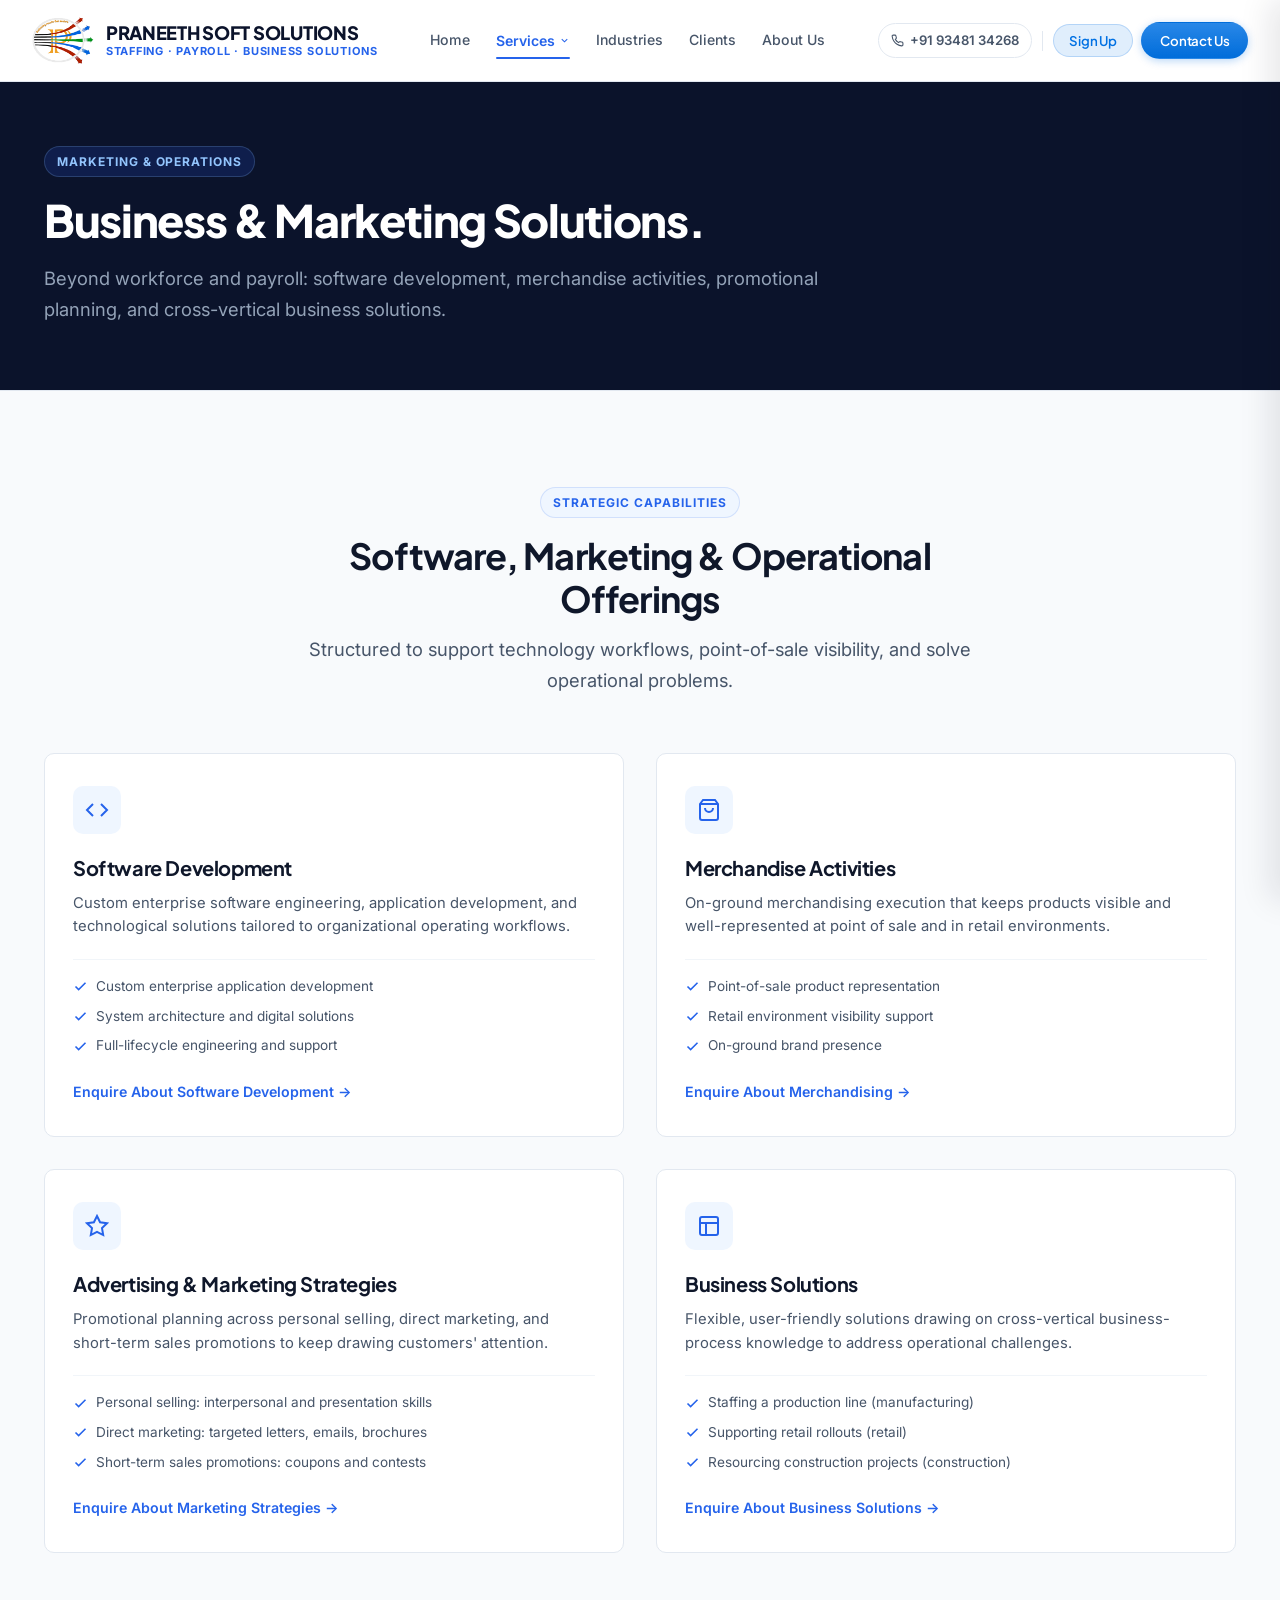
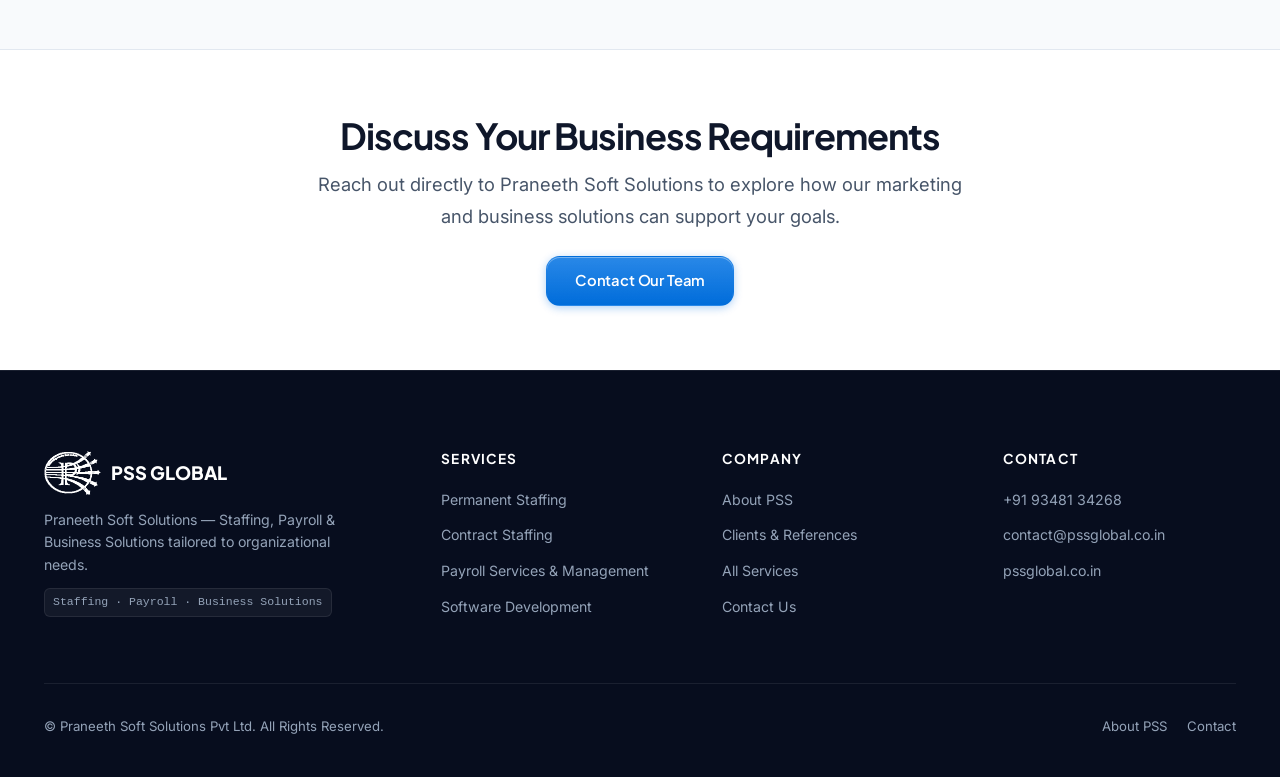
<file: business-solutions.html>
﻿<!DOCTYPE html>
<html lang="en">
<head>
  <meta charset="UTF-8">
  <meta name="viewport" content="width=device-width, initial-scale=1.0">
  <title>Business & Marketing Solutions | Praneeth Soft Solutions (PSS)</title>
  <meta name="description" content="Software development, merchandise activities, advertising strategies and cross-vertical business solutions by Praneeth Soft Solutions (PSS).">
  <link rel="canonical" href="https://pssglobal.co.in/business-solutions.html">
  <link rel="icon" type="image/svg+xml" href="assets/favicon.svg">
  <link rel="icon" type="image/png" sizes="32x32" href="assets/favicon-32x32.png">
  <link rel="icon" type="image/png" sizes="16x16" href="assets/favicon-16x16.png">
  <link rel="apple-touch-icon" sizes="180x180" href="assets/apple-touch-icon.png">
  <link rel="shortcut icon" href="favicon.ico">
  <link rel="preconnect" href="https://fonts.googleapis.com">
  <link rel="preconnect" href="https://fonts.gstatic.com" crossorigin>
  <link href="https://fonts.googleapis.com/css2?family=Inter:wght@400;500;600;700&family=Plus+Jakarta+Sans:wght@500;600;700;800&display=swap" rel="stylesheet">
  <link rel="stylesheet" href="css/style.css?v=7.0">
</head>
<body>

    <!-- Sticky Executive Header -->
  <header class="site-header">
    <div class="container header-inner">
      <a href="index.html" class="brand-wrapper" aria-label="PSS Home">
        <img src="assets/logo-transparent.png" alt="PSS Logo" class="brand-logo-img" height="50">
        <div class="brand-title-group">
          <span class="brand-title-name">PRANEETH SOFT SOLUTIONS</span>
          <span class="brand-title-sub">Staffing &middot; Payroll &middot; Business Solutions</span>
        </div>
      </a>

      <!-- Desktop Navigation -->
      <nav class="nav-desktop" aria-label="Main Navigation">
        <a href="index.html" class="nav-link">Home</a>
        <div class="nav-dropdown">
          <button class="nav-link nav-dropdown-trigger active" aria-haspopup="true">
            Services
            <svg width="11" height="11" viewBox="0 0 24 24" fill="none" stroke="currentColor" stroke-width="2.2"><path d="M6 9l6 6 6-6"/></svg>
          </button>
          <div class="nav-dropdown-menu">
            <a href="staffing.html" class="dropdown-item">
              <span class="dropdown-title">Staffing Solutions</span>
              <span class="dropdown-desc">Permanent &amp; contract workforce solutions</span>
            </a>
            <a href="payroll.html" class="dropdown-item">
              <span class="dropdown-title">Payroll Services & Management</span>
              <span class="dropdown-desc">Cycle processing & operational administration</span>
            </a>
            <a href="business-solutions.html" class="dropdown-item active">
              <span class="dropdown-title">Business & Marketing Solutions</span>
              <span class="dropdown-desc">Software development, merchandising & promotional strategy</span>
            </a>
            <div class="dropdown-divider"></div>
            <a href="services.html" class="dropdown-item dropdown-footer-link">
              <span class="dropdown-title">
                Explore All Services
                <svg width="13" height="13" viewBox="0 0 24 24" fill="none" stroke="currentColor" stroke-width="2.2"><path d="M5 12h14M12 5l7 7-7 7"/></svg>
              </span>
            </a>
          </div>
        </div>
        <a href="industries.html" class="nav-link">Industries</a>
        <a href="clients.html" class="nav-link">Clients</a>
        <a href="about.html" class="nav-link">About Us</a>
      </nav>

      <!-- Header CTAs -->
      <div class="header-actions">
        <a href="tel:+919348134268" class="header-phone" title="Call +91 93481 34268">
          <svg width="13" height="13" viewBox="0 0 24 24" fill="none" stroke="currentColor" stroke-width="2"><path d="M22 16.92v3a2 2 0 0 1-2.18 2 19.79 19.79 0 0 1-8.63-3.07 19.5 19.5 0 0 1-6-6 19.79 19.79 0 0 1-3.07-8.67A2 2 0 0 1 4.11 2h3a2 2 0 0 1 2 1.72 12.84 12.84 0 0 0 .7 2.81 2 2 0 0 1-.45 2.11L8.09 9.91a16 16 0 0 0 6 6l1.27-1.27a2 2 0 0 1 2.11-.45 12.84 12.84 0 0 0 2.81.7A2 2 0 0 1 22 16.92z"/></svg>
          <span class="header-phone-text">+91 93481 34268</span>
        </a>
        <div class="header-action-divider" aria-hidden="true"></div>
        <button type="button" class="btn btn-tinted btn-pill header-btn-signup" data-open-modal="signup-modal">Sign Up</button>
        <a href="contact.html" class="btn btn-primary btn-pill header-btn-contact">Contact Us</a>
      </div>

      <!-- Mobile Hamburger Button -->
      <button class="mobile-nav-toggle" aria-label="Toggle navigation menu" aria-expanded="false">
        <span></span>
        <span></span>
        <span></span>
      </button>
    </div>
  </header>

    <!-- Mobile Drawer -->
  <div class="drawer-scrim"></div>
  <aside class="mobile-drawer" aria-label="Mobile Navigation">
    <a href="index.html" class="mobile-nav-link">Home</a>
    <a href="staffing.html" class="mobile-nav-link">Staffing Solutions</a>
    <a href="payroll.html" class="mobile-nav-link">Payroll Services & Management</a>
    <a href="business-solutions.html" class="mobile-nav-link active">Business & Marketing Solutions</a>
    <a href="services.html" class="mobile-nav-link">All Services</a>
    <a href="industries.html" class="mobile-nav-link">Industries</a>
    <a href="clients.html" class="mobile-nav-link">Clients</a>
    <a href="about.html" class="mobile-nav-link">About Us</a>
    <a href="contact.html" class="mobile-nav-link">Contact</a>
    <div style="margin-top: 24px; padding: 0 16px; display: flex; flex-direction: column; gap: 10px;">
      <button type="button" class="btn btn-primary btn-pill" data-open-modal="signup-modal" style="width: 100%;">Sign Up Now</button>
      <a href="tel:+919348134268" class="btn btn-outline btn-pill" style="width: 100%;">Call +91 93481 34268</a>
    </div>
  </aside>

  <main>
    <!-- Header Banner -->
    <section class="section-py-sm bg-dark">
      <div class="container">
        <div style="max-width: 800px;">
          <div class="eyebrow dark">Marketing &amp; Operations</div>
          <h1 style="color:#FFF; font-size:2.8rem; margin-bottom:16px;">Business &amp; Marketing Solutions.</h1>
          <p class="lead" style="color:var(--text-inverted-muted);">
            Beyond workforce and payroll: software development, merchandise activities, promotional planning, and cross-vertical business solutions.
          </p>
        </div>
      </div>
    </section>

    <!-- Business Solution Pillars -->
    <section class="section-py bg-subtle">
      <div class="container">
        <div class="section-header center">
          <div class="eyebrow">Strategic Capabilities</div>
          <h2>Software, Marketing &amp; Operational Offerings</h2>
          <p class="lead">Structured to support technology workflows, point-of-sale visibility, and solve operational problems.</p>
        </div>

        <div class="grid-2" style="margin-top:40px;">
          <!-- 1. Software Development -->
          <div class="service-card">
            <div class="service-card-icon">
              <svg width="24" height="24" viewBox="0 0 24 24" fill="none" stroke="currentColor" stroke-width="2"><polyline points="16 18 22 12 16 6"/><polyline points="8 6 2 12 8 18"/></svg>
            </div>
            <h3 class="service-card-title">Software Development</h3>
            <p class="service-card-desc">Custom enterprise software engineering, application development, and technological solutions tailored to organizational operating workflows.</p>
            <ul class="service-card-features">
              <li><svg width="15" height="15" viewBox="0 0 24 24" fill="none" stroke="currentColor" stroke-width="2.5"><polyline points="20 6 9 17 4 12"/></svg>Custom enterprise application development</li>
              <li><svg width="15" height="15" viewBox="0 0 24 24" fill="none" stroke="currentColor" stroke-width="2.5"><polyline points="20 6 9 17 4 12"/></svg>System architecture and digital solutions</li>
              <li><svg width="15" height="15" viewBox="0 0 24 24" fill="none" stroke="currentColor" stroke-width="2.5"><polyline points="20 6 9 17 4 12"/></svg>Full-lifecycle engineering and support</li>
            </ul>
            <a href="contact.html" class="service-card-link">Enquire About Software Development &rarr;</a>
          </div>

          <!-- 2. Merchandise Activities -->
          <div class="service-card">
            <div class="service-card-icon">
              <svg width="24" height="24" viewBox="0 0 24 24" fill="none" stroke="currentColor" stroke-width="2"><path d="M6 2L3 6v14a2 2 0 0 0 2 2h14a2 2 0 0 0 2-2V6l-3-4z"/><line x1="3" y1="6" x2="21" y2="6"/><path d="M16 10a4 4 0 0 1-8 0"/></svg>
            </div>
            <h3 class="service-card-title">Merchandise Activities</h3>
            <p class="service-card-desc">On-ground merchandising execution that keeps products visible and well-represented at point of sale and in retail environments.</p>
            <ul class="service-card-features">
              <li><svg width="15" height="15" viewBox="0 0 24 24" fill="none" stroke="currentColor" stroke-width="2.5"><polyline points="20 6 9 17 4 12"/></svg>Point-of-sale product representation</li>
              <li><svg width="15" height="15" viewBox="0 0 24 24" fill="none" stroke="currentColor" stroke-width="2.5"><polyline points="20 6 9 17 4 12"/></svg>Retail environment visibility support</li>
              <li><svg width="15" height="15" viewBox="0 0 24 24" fill="none" stroke="currentColor" stroke-width="2.5"><polyline points="20 6 9 17 4 12"/></svg>On-ground brand presence</li>
            </ul>
            <a href="contact.html" class="service-card-link">Enquire About Merchandising &rarr;</a>
          </div>

          <!-- 3. Advertising & Marketing Strategies -->
          <div class="service-card">
            <div class="service-card-icon">
              <svg width="24" height="24" viewBox="0 0 24 24" fill="none" stroke="currentColor" stroke-width="2"><polygon points="12 2 15.09 8.26 22 9.27 17 14.14 18.18 21.02 12 17.77 5.82 21.02 7 14.14 2 9.27 8.91 8.26 12 2"/></svg>
            </div>
            <h3 class="service-card-title">Advertising &amp; Marketing Strategies</h3>
            <p class="service-card-desc">Promotional planning across personal selling, direct marketing, and short-term sales promotions to keep drawing customers' attention.</p>
            <ul class="service-card-features">
              <li><svg width="15" height="15" viewBox="0 0 24 24" fill="none" stroke="currentColor" stroke-width="2.5"><polyline points="20 6 9 17 4 12"/></svg>Personal selling: interpersonal and presentation skills</li>
              <li><svg width="15" height="15" viewBox="0 0 24 24" fill="none" stroke="currentColor" stroke-width="2.5"><polyline points="20 6 9 17 4 12"/></svg>Direct marketing: targeted letters, emails, brochures</li>
              <li><svg width="15" height="15" viewBox="0 0 24 24" fill="none" stroke="currentColor" stroke-width="2.5"><polyline points="20 6 9 17 4 12"/></svg>Short-term sales promotions: coupons and contests</li>
            </ul>
            <a href="contact.html" class="service-card-link">Enquire About Marketing Strategies &rarr;</a>
          </div>

          <!-- 4. Business Solutions -->
          <div class="service-card">
            <div class="service-card-icon">
              <svg width="24" height="24" viewBox="0 0 24 24" fill="none" stroke="currentColor" stroke-width="2"><rect x="3" y="3" width="18" height="18" rx="2"/><path d="M3 9h18M9 21V9"/></svg>
            </div>
            <h3 class="service-card-title">Business Solutions</h3>
            <p class="service-card-desc">Flexible, user-friendly solutions drawing on cross-vertical business-process knowledge to address operational challenges.</p>
            <ul class="service-card-features">
              <li><svg width="15" height="15" viewBox="0 0 24 24" fill="none" stroke="currentColor" stroke-width="2.5"><polyline points="20 6 9 17 4 12"/></svg>Staffing a production line (manufacturing)</li>
              <li><svg width="15" height="15" viewBox="0 0 24 24" fill="none" stroke="currentColor" stroke-width="2.5"><polyline points="20 6 9 17 4 12"/></svg>Supporting retail rollouts (retail)</li>
              <li><svg width="15" height="15" viewBox="0 0 24 24" fill="none" stroke="currentColor" stroke-width="2.5"><polyline points="20 6 9 17 4 12"/></svg>Resourcing construction projects (construction)</li>
            </ul>
            <a href="contact.html" class="service-card-link">Enquire About Business Solutions &rarr;</a>
          </div>
        </div>
      </div>
    </section>

    <!-- Consultation CTA -->
    <section class="section-py-sm" style="text-align:center;">
      <div class="container" style="max-width:700px;">
        <h2>Discuss Your Business Requirements</h2>
        <p class="lead" style="margin-top:12px; margin-bottom:24px;">
          Reach out directly to Praneeth Soft Solutions to explore how our marketing and business solutions can support your goals.
        </p>
        <a href="contact.html" class="btn btn-primary" style="padding:12px 28px;">Contact Our Team</a>
      </div>
    </section>
  </main>

  <!-- Corporate Footer -->
  <footer class="site-footer">
    <div class="container">
      <div class="footer-grid">
        <div class="footer-brand">
          <div style="display:flex; align-items:center; gap:10px;">
            <img src="assets/logo-transparent.png" alt="PSS Logo" style="height:40px; width:auto; filter:brightness(0) invert(1);">
            <span style="font-family:var(--font-heading); font-weight:800; font-size:1.15rem; color:#FFFFFF;">PSS GLOBAL</span>
          </div>
          <p>Praneeth Soft Solutions &mdash; Staffing, Payroll & Business Solutions tailored to organizational needs.</p>
          <div class="footer-cin">Staffing &middot; Payroll &middot; Business Solutions</div>
        </div>

        <div>
          <h4 class="footer-col-title">Services</h4>
          <ul class="footer-links">
            <li><a href="staffing.html">Permanent Staffing</a></li>
            <li><a href="staffing.html">Contract Staffing</a></li>
            <li><a href="payroll.html">Payroll Services & Management</a></li>
            <li><a href="business-solutions.html">Software Development</a></li>
          </ul>
        </div>

        <div>
          <h4 class="footer-col-title">Company</h4>
          <ul class="footer-links">
            <li><a href="about.html">About PSS</a></li>
            <li><a href="clients.html">Clients & References</a></li>
            <li><a href="services.html">All Services</a></li>
            <li><a href="contact.html">Contact Us</a></li>
          </ul>
        </div>

        <div>
          <h4 class="footer-col-title">Contact</h4>
          <ul class="footer-links">
            <li><a href="tel:+919348134268">+91 93481 34268</a></li>
            <li><a href="mailto:contact@pssglobal.co.in">contact@pssglobal.co.in</a></li>
            <li><a href="https://pssglobal.co.in/">pssglobal.co.in</a></li>
          </ul>
        </div>
      </div>

      <div class="footer-bottom">
        <div>&copy; Praneeth Soft Solutions Pvt Ltd. All Rights Reserved.</div>
        <div style="display:flex; gap:20px;">
          <a href="about.html">About PSS</a>
          <a href="contact.html">Contact</a>
        </div>
      </div>
    </div>
  </footer>

  <!-- iOS Signup Modal & Sheet (Apple Design System) -->
  <div id="signup-modal-scrim" class="ios-modal-scrim" aria-hidden="true"></div>

  <div id="signup-modal-sheet" class="ios-modal-sheet" role="dialog" aria-modal="true" aria-labelledby="ios-modal-title">
    <!-- iOS Pull-to-Dismiss Grabber for Mobile Sheet -->
    <div class="ios-sheet-grabber-area" aria-hidden="true">
      <div class="ios-sheet-grabber"></div>
    </div>

    <!-- Modal Header -->
    <div class="ios-modal-header">
      <div>
        <span class="ios-modal-badge">
          <svg width="10" height="10" viewBox="0 0 24 24" fill="currentColor"><circle cx="12" cy="12" r="10"/></svg>
          Quick Onboarding
        </span>
        <h2 id="ios-modal-title" class="ios-modal-title">Get Started with PSS</h2>
        <p class="ios-modal-subtitle">Create your account for staffing, payroll &amp; enterprise solutions</p>
      </div>
      <button type="button" class="btn-close-ios" id="signup-modal-close" aria-label="Close dialog">
        <svg width="14" height="14" viewBox="0 0 24 24" fill="none" stroke="currentColor" stroke-width="2.6" stroke-linecap="round"><path d="M18 6L6 18M6 6l12 12"/></svg>
      </button>
    </div>

    <div id="ios-modal-body-content">
      <!-- Apple Segmented Control -->
      <div class="ios-segmented-control" role="tablist" aria-label="Account Type">
        <button type="button" class="ios-segment-btn active" role="tab" aria-selected="true" data-role="employer">
          <svg width="14" height="14" viewBox="0 0 24 24" fill="none" stroke="currentColor" stroke-width="2"><rect x="2" y="7" width="20" height="14" rx="2"/><path d="M16 21V5a2 2 0 0 0-2-2h-4a2 2 0 0 0-2 2v16"/></svg>
          Employer / Client
        </button>
        <button type="button" class="ios-segment-btn" role="tab" aria-selected="false" data-role="candidate">
          <svg width="14" height="14" viewBox="0 0 24 24" fill="none" stroke="currentColor" stroke-width="2"><path d="M20 21v-2a4 4 0 0 0-4-4H8a4 4 0 0 0-4 4v2"/><circle cx="12" cy="7" r="4"/></svg>
          Candidate / Talent
        </button>
      </div>

      <!-- Quick Social Auth Stack -->
      <div class="ios-social-stack">
        <button type="button" class="ios-social-btn btn-apple">
          <svg width="16" height="16" viewBox="0 0 170 170" fill="currentColor">
            <path d="M150.37 130.25c-2.45 5.66-5.35 10.87-8.71 15.66-4.58 6.53-8.33 11.05-11.22 13.56-4.48 4.12-9.28 6.23-14.42 6.35-3.69 0-8.14-1.05-13.32-3.18-5.19-2.12-9.97-3.17-14.34-3.17-4.58 0-9.49 1.05-14.75 3.17-5.26 2.13-9.5 3.24-12.74 3.35-4.35.13-9.16-1.9-14.42-6.08-3.69-3.04-7.56-7.71-11.61-14.01-6.19-9.69-10.9-20.65-14.14-32.88-3.23-12.22-4.85-23.71-4.85-34.46 0-14.35 3.52-26.31 10.56-35.88 7.03-9.57 16.03-14.47 26.98-14.7 4.9.11 10.15 1.34 15.75 3.69 5.6 2.35 9.38 3.59 11.35 3.71 1.74-.23 5.64-1.52 11.71-3.87 6.07-2.35 11.45-3.41 16.14-3.18 12.18.9 22.06 5.43 29.63 13.59-10.68 6.42-15.91 15.53-15.7 27.34.22 9.24 3.77 17.06 10.66 23.47 6.89 6.42 15.17 10.15 24.84 11.21-2.28 7.18-5.18 14.5-8.7 21.96zM119.22 33.64c-.11-7.07 2.45-13.79 7.68-20.15 5.23-6.36 11.77-10.53 19.63-12.51.22 1.3.33 2.5.33 3.59 0 6.96-2.61 13.68-7.83 20.16-5.22 6.48-11.83 10.54-19.81 12.18v-3.27z"/>
          </svg>
          Continue with Apple
        </button>

        <button type="button" class="ios-social-btn btn-google">
          <svg width="16" height="16" viewBox="0 0 24 24">
            <path fill="#4285F4" d="M22.56 12.25c0-.78-.07-1.53-.2-2.25H12v4.26h5.92c-.26 1.37-1.04 2.53-2.21 3.31v2.77h3.57c2.08-1.92 3.28-4.74 3.28-8.09z"/>
            <path fill="#34A853" d="M12 23c2.97 0 5.46-.98 7.28-2.66l-3.57-2.77c-.98.66-2.23 1.06-3.71 1.06-2.86 0-5.29-1.93-6.16-4.53H2.18v2.84C3.99 20.53 7.7 23 12 23z"/>
            <path fill="#FBBC05" d="M5.84 14.09c-.22-.66-.35-1.36-.35-2.09s.13-1.43.35-2.09V7.06H2.18C1.43 8.55 1 10.22 1 12s.43 3.45 1.18 4.94l2.85-2.22.81-.63z"/>
            <path fill="#EA4335" d="M12 5.38c1.62 0 3.06.56 4.21 1.64l3.15-3.15C17.45 2.09 14.97 1 12 1 7.7 1 3.99 3.47 2.18 7.06l3.66 2.84c.87-2.6 3.3-4.52 6.16-4.52z"/>
          </svg>
          Continue with Google
        </button>
      </div>

      <!-- Hairline divider -->
      <div class="ios-divider">
        <span>or sign up with email</span>
      </div>

      <!-- Inset Grouped Table Form -->
      <form id="ios-signup-form" novalidate>
        <input type="hidden" id="ios-signup-role" name="role" value="employer">

        <div class="ios-grouped-card">
          <div class="ios-field-row">
            <label class="ios-field-label" for="ios-signup-name">Full Name</label>
            <input type="text" id="ios-signup-name" name="name" class="ios-input" placeholder="e.g. Srikant Sharma" required autocomplete="name">
          </div>

          <div class="ios-field-row" id="ios-field-company-row">
            <label class="ios-field-label" for="ios-signup-company">Company / Organization</label>
            <input type="text" id="ios-signup-company" name="company" class="ios-input" placeholder="e.g. Persistent Systems" autocomplete="organization">
          </div>

          <div class="ios-field-row">
            <label class="ios-field-label" id="ios-label-role" for="ios-signup-email">Work Email</label>
            <input type="email" id="ios-signup-email" name="email" class="ios-input" placeholder="name@company.com" required autocomplete="email">
          </div>

          <div class="ios-field-row">
            <label class="ios-field-label" for="ios-signup-phone">Phone Number</label>
            <input type="tel" id="ios-signup-phone" name="phone" class="ios-input" placeholder="+91 93481 34268" autocomplete="tel">
          </div>
        </div>

        <button type="submit" class="btn btn-primary btn-pill btn-ios-submit">
          <span>Create Account</span>
          <svg width="15" height="15" viewBox="0 0 24 24" fill="none" stroke="currentColor" stroke-width="2.5"><path d="M5 12h14M12 5l7 7-7 7"/></svg>
        </button>

        <div class="ios-modal-footer">
          <p class="ios-modal-terms">
            By proceeding, you agree to PSS Global's <a href="about.html">Terms of Service</a> and <a href="about.html">Privacy Policy</a>.
          </p>
        </div>
      </form>
    </div>
  </div>

  <script src="js/main.js?v=7.0"></script>
</body>
</html>
</file>
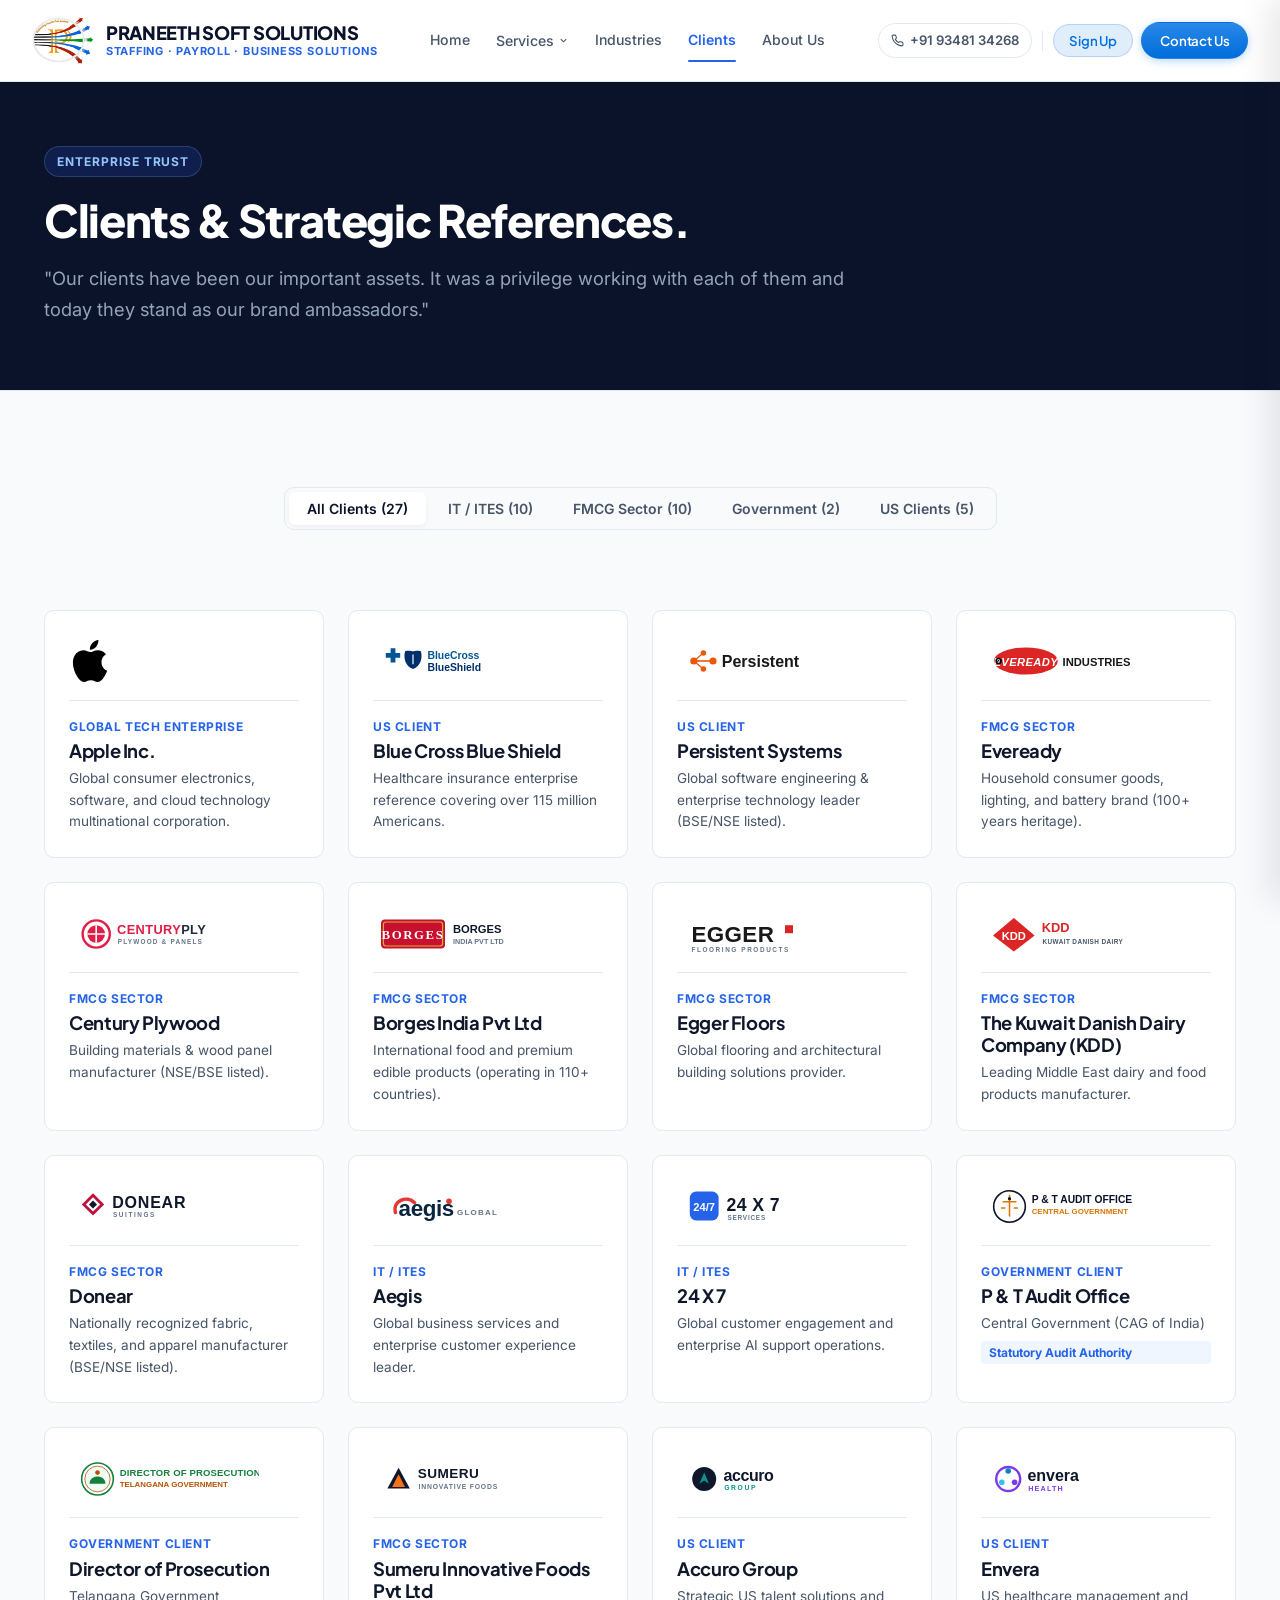
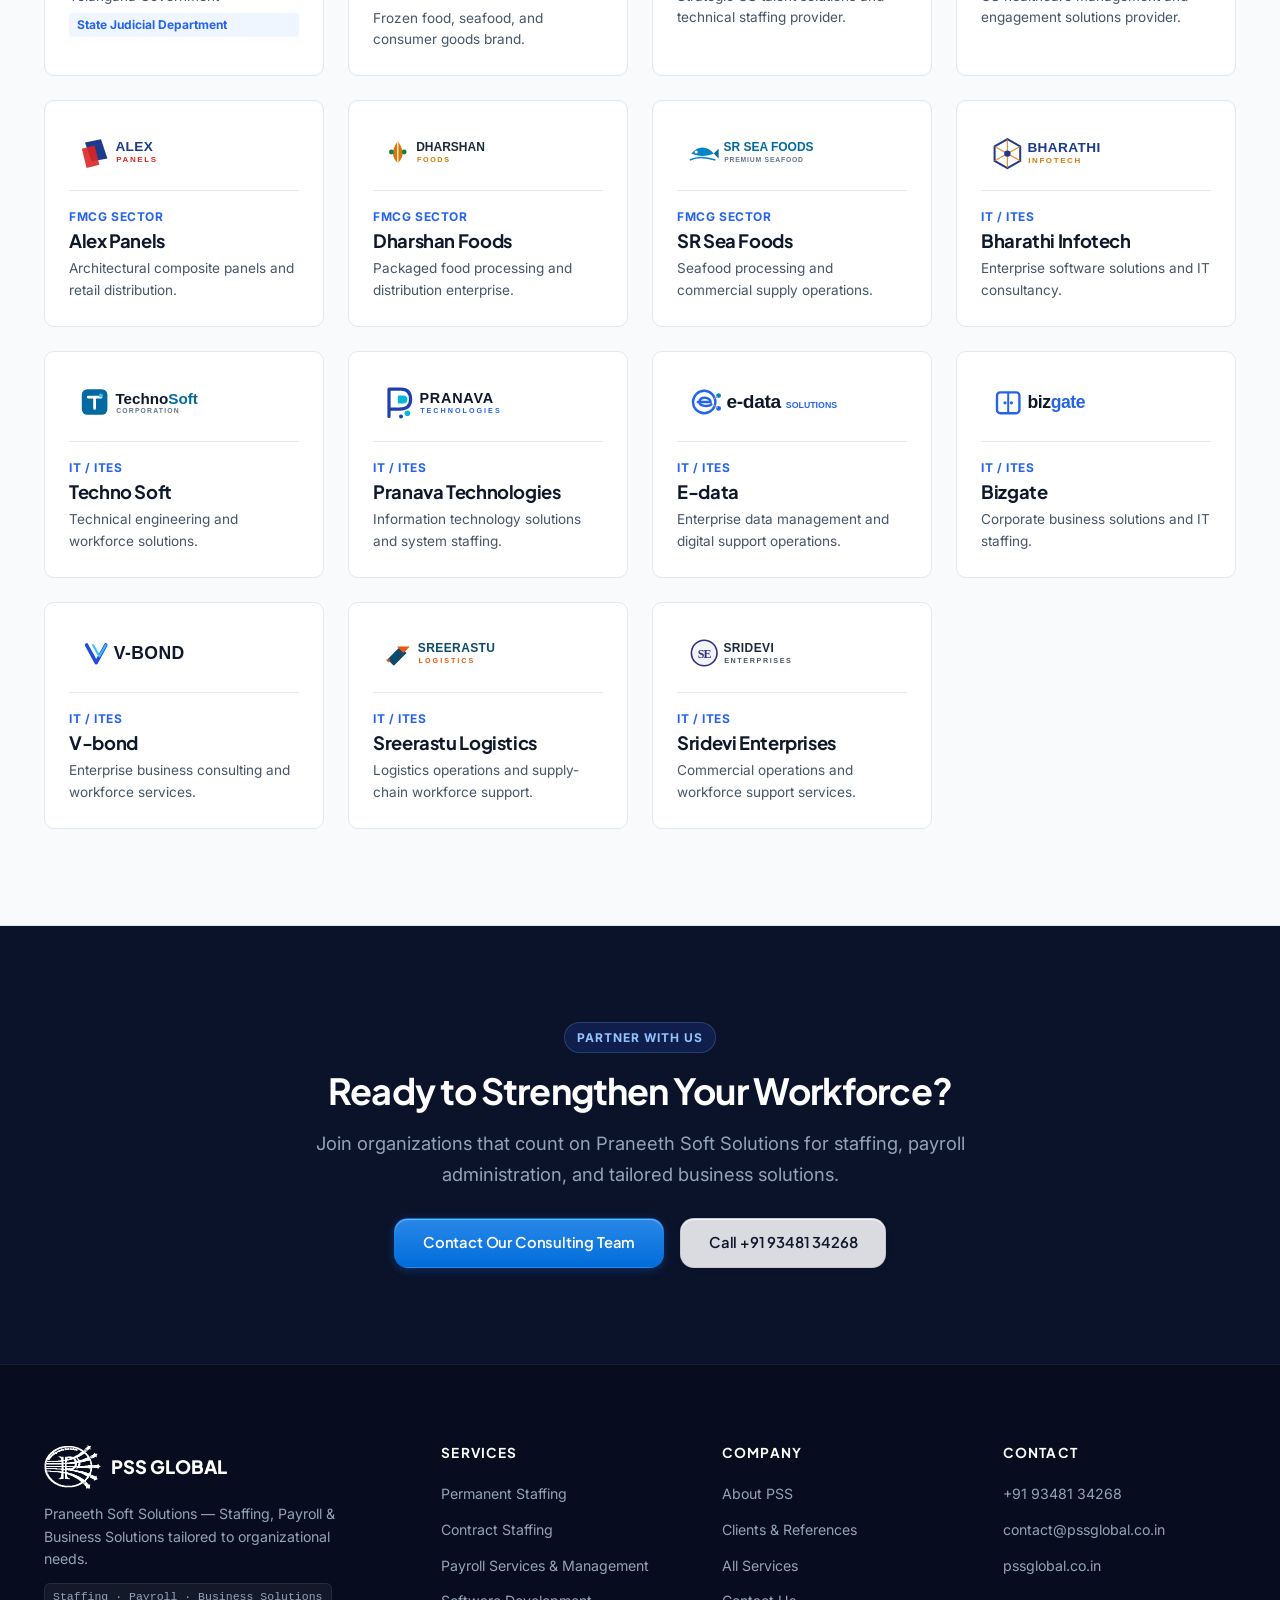
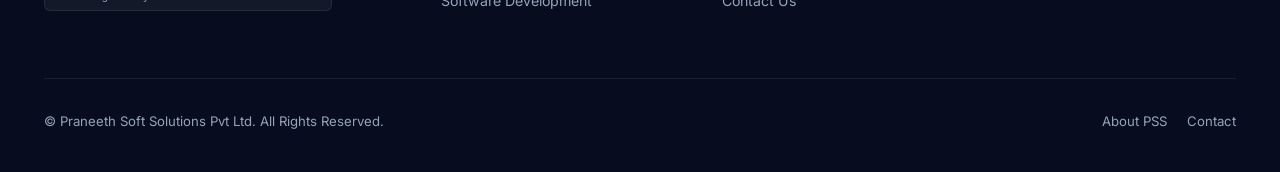
<file: clients.html>
﻿<!DOCTYPE html>
<html lang="en">
<head>
  <meta charset="UTF-8">
  <meta name="viewport" content="width=device-width, initial-scale=1.0">
  <title>Clients & References | Praneeth Soft Solutions (PSS)</title>
  <meta name="description" content="View the client portfolio and brand references of Praneeth Soft Solutions (PSS), including 26 organizations across IT/ITES, FMCG, Government, and US enterprises.">
  <link rel="canonical" href="https://pssglobal.co.in/clients.html">
  <link rel="icon" type="image/svg+xml" href="assets/favicon.svg">
  <link rel="icon" type="image/png" sizes="32x32" href="assets/favicon-32x32.png">
  <link rel="icon" type="image/png" sizes="16x16" href="assets/favicon-16x16.png">
  <link rel="apple-touch-icon" sizes="180x180" href="assets/apple-touch-icon.png">
  <link rel="shortcut icon" href="favicon.ico">
  <link rel="preconnect" href="https://fonts.googleapis.com">
  <link rel="preconnect" href="https://fonts.gstatic.com" crossorigin>
  <link href="https://fonts.googleapis.com/css2?family=Inter:wght@400;500;600;700&family=Plus+Jakarta+Sans:wght@500;600;700;800&display=swap" rel="stylesheet">
  <link rel="stylesheet" href="css/style.css?v=7.0">
</head>
<body>

    <!-- Sticky Executive Header -->
  <header class="site-header">
    <div class="container header-inner">
      <a href="index.html" class="brand-wrapper" aria-label="PSS Home">
        <img src="assets/logo-transparent.png" alt="PSS Logo" class="brand-logo-img" height="50">
        <div class="brand-title-group">
          <span class="brand-title-name">PRANEETH SOFT SOLUTIONS</span>
          <span class="brand-title-sub">Staffing &middot; Payroll &middot; Business Solutions</span>
        </div>
      </a>

      <!-- Desktop Navigation -->
      <nav class="nav-desktop" aria-label="Main Navigation">
        <a href="index.html" class="nav-link">Home</a>
        <div class="nav-dropdown">
          <button class="nav-link nav-dropdown-trigger" aria-haspopup="true">
            Services
            <svg width="11" height="11" viewBox="0 0 24 24" fill="none" stroke="currentColor" stroke-width="2.2"><path d="M6 9l6 6 6-6"/></svg>
          </button>
          <div class="nav-dropdown-menu">
            <a href="staffing.html" class="dropdown-item">
              <span class="dropdown-title">Staffing Solutions</span>
              <span class="dropdown-desc">Permanent &amp; contract workforce solutions</span>
            </a>
            <a href="payroll.html" class="dropdown-item">
              <span class="dropdown-title">Payroll Services & Management</span>
              <span class="dropdown-desc">Cycle processing & operational administration</span>
            </a>
            <a href="business-solutions.html" class="dropdown-item">
              <span class="dropdown-title">Business & Marketing Solutions</span>
              <span class="dropdown-desc">Software development, merchandising & promotional strategy</span>
            </a>
            <div class="dropdown-divider"></div>
            <a href="services.html" class="dropdown-item dropdown-footer-link">
              <span class="dropdown-title">
                Explore All Services
                <svg width="13" height="13" viewBox="0 0 24 24" fill="none" stroke="currentColor" stroke-width="2.2"><path d="M5 12h14M12 5l7 7-7 7"/></svg>
              </span>
            </a>
          </div>
        </div>
        <a href="industries.html" class="nav-link">Industries</a>
        <a href="clients.html" class="nav-link active">Clients</a>
        <a href="about.html" class="nav-link">About Us</a>
      </nav>

      <!-- Header CTAs -->
      <div class="header-actions">
        <a href="tel:+919348134268" class="header-phone" title="Call +91 93481 34268">
          <svg width="13" height="13" viewBox="0 0 24 24" fill="none" stroke="currentColor" stroke-width="2"><path d="M22 16.92v3a2 2 0 0 1-2.18 2 19.79 19.79 0 0 1-8.63-3.07 19.5 19.5 0 0 1-6-6 19.79 19.79 0 0 1-3.07-8.67A2 2 0 0 1 4.11 2h3a2 2 0 0 1 2 1.72 12.84 12.84 0 0 0 .7 2.81 2 2 0 0 1-.45 2.11L8.09 9.91a16 16 0 0 0 6 6l1.27-1.27a2 2 0 0 1 2.11-.45 12.84 12.84 0 0 0 2.81.7A2 2 0 0 1 22 16.92z"/></svg>
          <span class="header-phone-text">+91 93481 34268</span>
        </a>
        <div class="header-action-divider" aria-hidden="true"></div>
        <button type="button" class="btn btn-tinted btn-pill header-btn-signup" data-open-modal="signup-modal">Sign Up</button>
        <a href="contact.html" class="btn btn-primary btn-pill header-btn-contact">Contact Us</a>
      </div>

      <!-- Mobile Hamburger Button -->
      <button class="mobile-nav-toggle" aria-label="Toggle navigation menu" aria-expanded="false">
        <span></span>
        <span></span>
        <span></span>
      </button>
    </div>
  </header>

    <!-- Mobile Drawer -->
  <div class="drawer-scrim"></div>
  <aside class="mobile-drawer" aria-label="Mobile Navigation">
    <a href="index.html" class="mobile-nav-link">Home</a>
    <a href="staffing.html" class="mobile-nav-link">Staffing Solutions</a>
    <a href="payroll.html" class="mobile-nav-link">Payroll Services & Management</a>
    <a href="business-solutions.html" class="mobile-nav-link">Business & Marketing Solutions</a>
    <a href="services.html" class="mobile-nav-link">All Services</a>
    <a href="industries.html" class="mobile-nav-link">Industries</a>
    <a href="clients.html" class="mobile-nav-link active">Clients</a>
    <a href="about.html" class="mobile-nav-link">About Us</a>
    <a href="contact.html" class="mobile-nav-link">Contact</a>
    <div style="margin-top: 24px; padding: 0 16px; display: flex; flex-direction: column; gap: 10px;">
      <button type="button" class="btn btn-primary btn-pill" data-open-modal="signup-modal" style="width: 100%;">Sign Up Now</button>
      <a href="tel:+919348134268" class="btn btn-outline btn-pill" style="width: 100%;">Call +91 93481 34268</a>
    </div>
  </aside>

  <main>
    <!-- Header Banner -->
    <section class="section-py-sm bg-dark">
      <div class="container">
        <div style="max-width: 800px;">
          <div class="eyebrow dark">Enterprise Trust</div>
          <h1 style="color:#FFF; font-size:2.8rem; margin-bottom:16px;">Clients & Strategic References.</h1>
          <p class="lead" style="color:var(--text-inverted-muted);">
            "Our clients have been our important assets. It was a privilege working with each of them and today they stand as our brand ambassadors."
          </p>
        </div>
      </div>
    </section>

    <!-- Client Directory Section with Segmented Filter -->
    <section class="section-py bg-subtle">
      <div class="container">
        
        <!-- Filter Controls -->
        <div style="display:flex; justify-content:center; margin-bottom:48px;">
          <div class="segmented-control" data-tabs="client-tabs">
            <button class="segmented-btn active" data-tab-target="all">All Clients (27)</button>
            <button class="segmented-btn" data-tab-target="it">IT / ITES (10)</button>
            <button class="segmented-btn" data-tab-target="fmcg">FMCG Sector (10)</button>
            <button class="segmented-btn" data-tab-target="govt">Government (2)</button>
            <button class="segmented-btn" data-tab-target="us">US Clients (5)</button>
          </div>
        </div>

        <!-- Client Directory (Ordered by Scale & Prominence) -->
        <div class="grid-4">

          <!-- 1. Apple Inc. -->
          <div class="service-card" data-tab-group="client-tabs" data-tab-category="us" style="padding:24px;">
            <div class="client-logo-wrapper">
              <img src="assets/clients/apple.svg" alt="Apple Inc. Logo" class="client-logo-img" width="160" height="48" style="max-height:42px;">
            </div>
            <div style="font-size:0.75rem; text-transform:uppercase; letter-spacing:0.05em; color:var(--pss-blue-600); font-weight:700; margin-bottom:4px;">Global Tech Enterprise</div>
            <h3 style="font-size:1.15rem; margin-bottom:6px;">Apple Inc.</h3>
            <p style="font-size:0.85rem; color:var(--text-secondary); margin:0;">Global consumer electronics, software, and cloud technology multinational corporation.</p>
          </div>

          <!-- 2. Blue Cross Blue Shield -->
          <div class="service-card" data-tab-group="client-tabs" data-tab-category="us" style="padding:24px;">
            <div class="client-logo-wrapper">
              <img src="assets/clients/bcbs.svg" alt="Blue Cross Blue Shield Logo" class="client-logo-img" width="160" height="48">
            </div>
            <div style="font-size:0.75rem; text-transform:uppercase; letter-spacing:0.05em; color:var(--pss-blue-600); font-weight:700; margin-bottom:4px;">US Client</div>
            <h3 style="font-size:1.15rem; margin-bottom:6px;">Blue Cross Blue Shield</h3>
            <p style="font-size:0.85rem; color:var(--text-secondary); margin:0;">Healthcare insurance enterprise reference covering over 115 million Americans.</p>
          </div>

          <!-- 3. Persistent Systems -->
          <div class="service-card" data-tab-group="client-tabs" data-tab-category="us" style="padding:24px;">
            <div class="client-logo-wrapper">
              <img src="assets/clients/persistent.svg" alt="Persistent Logo" class="client-logo-img" width="160" height="48">
            </div>
            <div style="font-size:0.75rem; text-transform:uppercase; letter-spacing:0.05em; color:var(--pss-blue-600); font-weight:700; margin-bottom:4px;">US Client</div>
            <h3 style="font-size:1.15rem; margin-bottom:6px;">Persistent Systems</h3>
            <p style="font-size:0.85rem; color:var(--text-secondary); margin:0;">Global software engineering &amp; enterprise technology leader (BSE/NSE listed).</p>
          </div>

          <!-- 3. Eveready -->
          <div class="service-card" data-tab-group="client-tabs" data-tab-category="fmcg" style="padding:24px;">
            <div class="client-logo-wrapper">
              <img src="assets/clients/eveready.svg" alt="Eveready Logo" class="client-logo-img" width="160" height="48">
            </div>
            <div style="font-size:0.75rem; text-transform:uppercase; letter-spacing:0.05em; color:var(--pss-blue-600); font-weight:700; margin-bottom:4px;">FMCG Sector</div>
            <h3 style="font-size:1.15rem; margin-bottom:6px;">Eveready</h3>
            <p style="font-size:0.85rem; color:var(--text-secondary); margin:0;">Household consumer goods, lighting, and battery brand (100+ years heritage).</p>
          </div>

          <!-- 4. Century Plywood -->
          <div class="service-card" data-tab-group="client-tabs" data-tab-category="fmcg" style="padding:24px;">
            <div class="client-logo-wrapper">
              <img src="assets/clients/centuryply.svg" alt="Century Plywood Logo" class="client-logo-img" width="160" height="48">
            </div>
            <div style="font-size:0.75rem; text-transform:uppercase; letter-spacing:0.05em; color:var(--pss-blue-600); font-weight:700; margin-bottom:4px;">FMCG Sector</div>
            <h3 style="font-size:1.15rem; margin-bottom:6px;">Century Plywood</h3>
            <p style="font-size:0.85rem; color:var(--text-secondary); margin:0;">Building materials &amp; wood panel manufacturer (NSE/BSE listed).</p>
          </div>

          <!-- 5. Borges India Pvt Ltd -->
          <div class="service-card" data-tab-group="client-tabs" data-tab-category="fmcg" style="padding:24px;">
            <div class="client-logo-wrapper">
              <img src="assets/clients/borges.svg" alt="Borges India Logo" class="client-logo-img" width="160" height="48">
            </div>
            <div style="font-size:0.75rem; text-transform:uppercase; letter-spacing:0.05em; color:var(--pss-blue-600); font-weight:700; margin-bottom:4px;">FMCG Sector</div>
            <h3 style="font-size:1.15rem; margin-bottom:6px;">Borges India Pvt Ltd</h3>
            <p style="font-size:0.85rem; color:var(--text-secondary); margin:0;">International food and premium edible products (operating in 110+ countries).</p>
          </div>

          <!-- 6. Egger Floors -->
          <div class="service-card" data-tab-group="client-tabs" data-tab-category="fmcg" style="padding:24px;">
            <div class="client-logo-wrapper">
              <img src="assets/clients/egger.svg" alt="Egger Floors Logo" class="client-logo-img" width="160" height="48">
            </div>
            <div style="font-size:0.75rem; text-transform:uppercase; letter-spacing:0.05em; color:var(--pss-blue-600); font-weight:700; margin-bottom:4px;">FMCG Sector</div>
            <h3 style="font-size:1.15rem; margin-bottom:6px;">Egger Floors</h3>
            <p style="font-size:0.85rem; color:var(--text-secondary); margin:0;">Global flooring and architectural building solutions provider.</p>
          </div>

          <!-- 7. The Kuwait Danish Dairy Company (KDD) -->
          <div class="service-card" data-tab-group="client-tabs" data-tab-category="fmcg" style="padding:24px;">
            <div class="client-logo-wrapper">
              <img src="assets/clients/kdd.svg" alt="KDD Logo" class="client-logo-img" width="160" height="48">
            </div>
            <div style="font-size:0.75rem; text-transform:uppercase; letter-spacing:0.05em; color:var(--pss-blue-600); font-weight:700; margin-bottom:4px;">FMCG Sector</div>
            <h3 style="font-size:1.15rem; margin-bottom:6px;">The Kuwait Danish Dairy Company (KDD)</h3>
            <p style="font-size:0.85rem; color:var(--text-secondary); margin:0;">Leading Middle East dairy and food products manufacturer.</p>
          </div>

          <!-- 8. Donear -->
          <div class="service-card" data-tab-group="client-tabs" data-tab-category="fmcg" style="padding:24px;">
            <div class="client-logo-wrapper">
              <img src="assets/clients/donear.svg" alt="Donear Logo" class="client-logo-img" width="160" height="48">
            </div>
            <div style="font-size:0.75rem; text-transform:uppercase; letter-spacing:0.05em; color:var(--pss-blue-600); font-weight:700; margin-bottom:4px;">FMCG Sector</div>
            <h3 style="font-size:1.15rem; margin-bottom:6px;">Donear</h3>
            <p style="font-size:0.85rem; color:var(--text-secondary); margin:0;">Nationally recognized fabric, textiles, and apparel manufacturer (BSE/NSE listed).</p>
          </div>

          <!-- 9. Aegis -->
          <div class="service-card" data-tab-group="client-tabs" data-tab-category="it" style="padding:24px;">
            <div class="client-logo-wrapper">
              <img src="assets/clients/aegis.svg" alt="Aegis Logo" class="client-logo-img" width="160" height="48">
            </div>
            <div style="font-size:0.75rem; text-transform:uppercase; letter-spacing:0.05em; color:var(--pss-blue-600); font-weight:700; margin-bottom:4px;">IT / ITES</div>
            <h3 style="font-size:1.15rem; margin-bottom:6px;">Aegis</h3>
            <p style="font-size:0.85rem; color:var(--text-secondary); margin:0;">Global business services and enterprise customer experience leader.</p>
          </div>

          <!-- 10. 24 X 7 -->
          <div class="service-card" data-tab-group="client-tabs" data-tab-category="it" style="padding:24px;">
            <div class="client-logo-wrapper">
              <img src="assets/clients/24x7.svg" alt="24 X 7 Logo" class="client-logo-img" width="160" height="48">
            </div>
            <div style="font-size:0.75rem; text-transform:uppercase; letter-spacing:0.05em; color:var(--pss-blue-600); font-weight:700; margin-bottom:4px;">IT / ITES</div>
            <h3 style="font-size:1.15rem; margin-bottom:6px;">24 X 7</h3>
            <p style="font-size:0.85rem; color:var(--text-secondary); margin:0;">Global customer engagement and enterprise AI support operations.</p>
          </div>

          <!-- 11. P & T Audit Office -->
          <div class="service-card" data-tab-group="client-tabs" data-tab-category="govt" style="padding:24px;">
            <div class="client-logo-wrapper">
              <img src="assets/clients/pt_audit.svg" alt="P & T Audit Office Logo" class="client-logo-img" width="160" height="48">
            </div>
            <div style="font-size:0.75rem; text-transform:uppercase; letter-spacing:0.05em; color:var(--pss-blue-600); font-weight:700; margin-bottom:4px;">Government Client</div>
            <h3 style="font-size:1.15rem; margin-bottom:6px;">P &amp; T Audit Office</h3>
            <p style="font-size:0.85rem; color:var(--text-secondary); margin-bottom:6px;">Central Government (CAG of India)</p>
            <span style="font-size:0.75rem; background:var(--pss-blue-50); color:var(--pss-blue-600); font-weight:700; padding:2px 8px; border-radius:4px;">Statutory Audit Authority</span>
          </div>

          <!-- 12. Director of Prosecution -->
          <div class="service-card" data-tab-group="client-tabs" data-tab-category="govt" style="padding:24px;">
            <div class="client-logo-wrapper">
              <img src="assets/clients/telangana_prosecution.svg" alt="Director of Prosecution Logo" class="client-logo-img" width="160" height="48">
            </div>
            <div style="font-size:0.75rem; text-transform:uppercase; letter-spacing:0.05em; color:var(--pss-blue-600); font-weight:700; margin-bottom:4px;">Government Client</div>
            <h3 style="font-size:1.15rem; margin-bottom:6px;">Director of Prosecution</h3>
            <p style="font-size:0.85rem; color:var(--text-secondary); margin-bottom:6px;">Telangana Government</p>
            <span style="font-size:0.75rem; background:var(--pss-blue-50); color:var(--pss-blue-600); font-weight:700; padding:2px 8px; border-radius:4px;">State Judicial Department</span>
          </div>

          <!-- 13. Sumeru Innovative Foods Pvt Ltd -->
          <div class="service-card" data-tab-group="client-tabs" data-tab-category="fmcg" style="padding:24px;">
            <div class="client-logo-wrapper">
              <img src="assets/clients/sumeru.svg" alt="Sumeru Logo" class="client-logo-img" width="160" height="48">
            </div>
            <div style="font-size:0.75rem; text-transform:uppercase; letter-spacing:0.05em; color:var(--pss-blue-600); font-weight:700; margin-bottom:4px;">FMCG Sector</div>
            <h3 style="font-size:1.15rem; margin-bottom:6px;">Sumeru Innovative Foods Pvt Ltd</h3>
            <p style="font-size:0.85rem; color:var(--text-secondary); margin:0;">Frozen food, seafood, and consumer goods brand.</p>
          </div>

          <!-- 14. Accuro Group -->
          <div class="service-card" data-tab-group="client-tabs" data-tab-category="us" style="padding:24px;">
            <div class="client-logo-wrapper">
              <img src="assets/clients/accuro.svg" alt="Accuro Group Logo" class="client-logo-img" width="160" height="48">
            </div>
            <div style="font-size:0.75rem; text-transform:uppercase; letter-spacing:0.05em; color:var(--pss-blue-600); font-weight:700; margin-bottom:4px;">US Client</div>
            <h3 style="font-size:1.15rem; margin-bottom:6px;">Accuro Group</h3>
            <p style="font-size:0.85rem; color:var(--text-secondary); margin:0;">Strategic US talent solutions and technical staffing provider.</p>
          </div>

          <!-- 15. Envera -->
          <div class="service-card" data-tab-group="client-tabs" data-tab-category="us" style="padding:24px;">
            <div class="client-logo-wrapper">
              <img src="assets/clients/envera.svg" alt="Envera Logo" class="client-logo-img" width="160" height="48">
            </div>
            <div style="font-size:0.75rem; text-transform:uppercase; letter-spacing:0.05em; color:var(--pss-blue-600); font-weight:700; margin-bottom:4px;">US Client</div>
            <h3 style="font-size:1.15rem; margin-bottom:6px;">Envera</h3>
            <p style="font-size:0.85rem; color:var(--text-secondary); margin:0;">US healthcare management and engagement solutions provider.</p>
          </div>

          <!-- 16. Alex Panels -->
          <div class="service-card" data-tab-group="client-tabs" data-tab-category="fmcg" style="padding:24px;">
            <div class="client-logo-wrapper">
              <img src="assets/clients/alexpanels.svg" alt="Alex Panels Logo" class="client-logo-img" width="160" height="48">
            </div>
            <div style="font-size:0.75rem; text-transform:uppercase; letter-spacing:0.05em; color:var(--pss-blue-600); font-weight:700; margin-bottom:4px;">FMCG Sector</div>
            <h3 style="font-size:1.15rem; margin-bottom:6px;">Alex Panels</h3>
            <p style="font-size:0.85rem; color:var(--text-secondary); margin:0;">Architectural composite panels and retail distribution.</p>
          </div>

          <!-- 17. Dharshan Foods -->
          <div class="service-card" data-tab-group="client-tabs" data-tab-category="fmcg" style="padding:24px;">
            <div class="client-logo-wrapper">
              <img src="assets/clients/dharshan.svg" alt="Dharshan Foods Logo" class="client-logo-img" width="160" height="48">
            </div>
            <div style="font-size:0.75rem; text-transform:uppercase; letter-spacing:0.05em; color:var(--pss-blue-600); font-weight:700; margin-bottom:4px;">FMCG Sector</div>
            <h3 style="font-size:1.15rem; margin-bottom:6px;">Dharshan Foods</h3>
            <p style="font-size:0.85rem; color:var(--text-secondary); margin:0;">Packaged food processing and distribution enterprise.</p>
          </div>

          <!-- 18. SR Sea Foods -->
          <div class="service-card" data-tab-group="client-tabs" data-tab-category="fmcg" style="padding:24px;">
            <div class="client-logo-wrapper">
              <img src="assets/clients/srseafoods.svg" alt="SR Sea Foods Logo" class="client-logo-img" width="160" height="48">
            </div>
            <div style="font-size:0.75rem; text-transform:uppercase; letter-spacing:0.05em; color:var(--pss-blue-600); font-weight:700; margin-bottom:4px;">FMCG Sector</div>
            <h3 style="font-size:1.15rem; margin-bottom:6px;">SR Sea Foods</h3>
            <p style="font-size:0.85rem; color:var(--text-secondary); margin:0;">Seafood processing and commercial supply operations.</p>
          </div>

          <!-- 19. Bharathi Infotech -->
          <div class="service-card" data-tab-group="client-tabs" data-tab-category="it" style="padding:24px;">
            <div class="client-logo-wrapper">
              <img src="assets/clients/bharathi.svg" alt="Bharathi Infotech Logo" class="client-logo-img" width="160" height="48">
            </div>
            <div style="font-size:0.75rem; text-transform:uppercase; letter-spacing:0.05em; color:var(--pss-blue-600); font-weight:700; margin-bottom:4px;">IT / ITES</div>
            <h3 style="font-size:1.15rem; margin-bottom:6px;">Bharathi Infotech</h3>
            <p style="font-size:0.85rem; color:var(--text-secondary); margin:0;">Enterprise software solutions and IT consultancy.</p>
          </div>

          <!-- 20. Techno Soft -->
          <div class="service-card" data-tab-group="client-tabs" data-tab-category="it" style="padding:24px;">
            <div class="client-logo-wrapper">
              <img src="assets/clients/technosoft.svg" alt="Techno Soft Logo" class="client-logo-img" width="160" height="48">
            </div>
            <div style="font-size:0.75rem; text-transform:uppercase; letter-spacing:0.05em; color:var(--pss-blue-600); font-weight:700; margin-bottom:4px;">IT / ITES</div>
            <h3 style="font-size:1.15rem; margin-bottom:6px;">Techno Soft</h3>
            <p style="font-size:0.85rem; color:var(--text-secondary); margin:0;">Technical engineering and workforce solutions.</p>
          </div>

          <!-- 21. Pranava Technologies -->
          <div class="service-card" data-tab-group="client-tabs" data-tab-category="it" style="padding:24px;">
            <div class="client-logo-wrapper">
              <img src="assets/clients/pranava.svg" alt="Pranava Technologies Logo" class="client-logo-img" width="160" height="48">
            </div>
            <div style="font-size:0.75rem; text-transform:uppercase; letter-spacing:0.05em; color:var(--pss-blue-600); font-weight:700; margin-bottom:4px;">IT / ITES</div>
            <h3 style="font-size:1.15rem; margin-bottom:6px;">Pranava Technologies</h3>
            <p style="font-size:0.85rem; color:var(--text-secondary); margin:0;">Information technology solutions and system staffing.</p>
          </div>

          <!-- 22. E-data -->
          <div class="service-card" data-tab-group="client-tabs" data-tab-category="it" style="padding:24px;">
            <div class="client-logo-wrapper">
              <img src="assets/clients/edata.svg" alt="E-data Logo" class="client-logo-img" width="160" height="48">
            </div>
            <div style="font-size:0.75rem; text-transform:uppercase; letter-spacing:0.05em; color:var(--pss-blue-600); font-weight:700; margin-bottom:4px;">IT / ITES</div>
            <h3 style="font-size:1.15rem; margin-bottom:6px;">E-data</h3>
            <p style="font-size:0.85rem; color:var(--text-secondary); margin:0;">Enterprise data management and digital support operations.</p>
          </div>

          <!-- 23. Bizgate -->
          <div class="service-card" data-tab-group="client-tabs" data-tab-category="it" style="padding:24px;">
            <div class="client-logo-wrapper">
              <img src="assets/clients/bizgate.svg" alt="Bizgate Logo" class="client-logo-img" width="160" height="48">
            </div>
            <div style="font-size:0.75rem; text-transform:uppercase; letter-spacing:0.05em; color:var(--pss-blue-600); font-weight:700; margin-bottom:4px;">IT / ITES</div>
            <h3 style="font-size:1.15rem; margin-bottom:6px;">Bizgate</h3>
            <p style="font-size:0.85rem; color:var(--text-secondary); margin:0;">Corporate business solutions and IT staffing.</p>
          </div>

          <!-- 24. V-bond -->
          <div class="service-card" data-tab-group="client-tabs" data-tab-category="it" style="padding:24px;">
            <div class="client-logo-wrapper">
              <img src="assets/clients/vbond.svg" alt="V-bond Logo" class="client-logo-img" width="160" height="48">
            </div>
            <div style="font-size:0.75rem; text-transform:uppercase; letter-spacing:0.05em; color:var(--pss-blue-600); font-weight:700; margin-bottom:4px;">IT / ITES</div>
            <h3 style="font-size:1.15rem; margin-bottom:6px;">V-bond</h3>
            <p style="font-size:0.85rem; color:var(--text-secondary); margin:0;">Enterprise business consulting and workforce services.</p>
          </div>

          <!-- 25. Sreerastu Logistics -->
          <div class="service-card" data-tab-group="client-tabs" data-tab-category="it" style="padding:24px;">
            <div class="client-logo-wrapper">
              <img src="assets/clients/sreerastu.svg" alt="Sreerastu Logistics Logo" class="client-logo-img" width="160" height="48">
            </div>
            <div style="font-size:0.75rem; text-transform:uppercase; letter-spacing:0.05em; color:var(--pss-blue-600); font-weight:700; margin-bottom:4px;">IT / ITES</div>
            <h3 style="font-size:1.15rem; margin-bottom:6px;">Sreerastu Logistics</h3>
            <p style="font-size:0.85rem; color:var(--text-secondary); margin:0;">Logistics operations and supply-chain workforce support.</p>
          </div>

          <!-- 26. Sridevi Enterprises -->
          <div class="service-card" data-tab-group="client-tabs" data-tab-category="it" style="padding:24px;">
            <div class="client-logo-wrapper">
              <img src="assets/clients/sridevi.svg" alt="Sridevi Enterprises Logo" class="client-logo-img" width="160" height="48">
            </div>
            <div style="font-size:0.75rem; text-transform:uppercase; letter-spacing:0.05em; color:var(--pss-blue-600); font-weight:700; margin-bottom:4px;">IT / ITES</div>
            <h3 style="font-size:1.15rem; margin-bottom:6px;">Sridevi Enterprises</h3>
            <p style="font-size:0.85rem; color:var(--text-secondary); margin:0;">Commercial operations and workforce support services.</p>
          </div>

        </div>

      </div>
    </section>

    <!-- Client Engagement CTA -->
    <section class="section-py bg-dark" style="text-align:center;">
      <div class="container" style="max-width:720px;">
        <div class="eyebrow dark">Partner With Us</div>
        <h2 style="color:#FFF; margin-bottom:16px;">Ready to Strengthen Your Workforce?</h2>
        <p class="lead" style="color:var(--text-inverted-muted); margin-bottom:28px;">
          Join organizations that count on Praneeth Soft Solutions for staffing, payroll administration, and tailored business solutions.
        </p>
        <div style="display:flex; justify-content:center; gap:16px; flex-wrap:wrap;">
          <a href="contact.html" class="btn btn-primary" style="padding:12px 28px;">Contact Our Consulting Team</a>
          <a href="tel:+919348134268" class="btn btn-outline dark" style="padding:12px 28px;">Call +91 93481 34268</a>
        </div>
      </div>
    </section>
  </main>

  <!-- Corporate Footer -->
  <footer class="site-footer">
    <div class="container">
      <div class="footer-grid">
        <div class="footer-brand">
          <div style="display:flex; align-items:center; gap:10px;">
            <img src="assets/logo-transparent.png" alt="PSS Logo" style="height:40px; width:auto; filter:brightness(0) invert(1);">
            <span style="font-family:var(--font-heading); font-weight:800; font-size:1.15rem; color:#FFFFFF;">PSS GLOBAL</span>
          </div>
          <p>Praneeth Soft Solutions &mdash; Staffing, Payroll & Business Solutions tailored to organizational needs.</p>
          <div class="footer-cin">Staffing &middot; Payroll &middot; Business Solutions</div>
        </div>

        <div>
          <h4 class="footer-col-title">Services</h4>
          <ul class="footer-links">
            <li><a href="staffing.html">Permanent Staffing</a></li>
            <li><a href="staffing.html">Contract Staffing</a></li>
            <li><a href="payroll.html">Payroll Services & Management</a></li>
            <li><a href="business-solutions.html">Software Development</a></li>
          </ul>
        </div>

        <div>
          <h4 class="footer-col-title">Company</h4>
          <ul class="footer-links">
            <li><a href="about.html">About PSS</a></li>
            <li><a href="clients.html">Clients & References</a></li>
            <li><a href="services.html">All Services</a></li>
            <li><a href="contact.html">Contact Us</a></li>
          </ul>
        </div>

        <div>
          <h4 class="footer-col-title">Contact</h4>
          <ul class="footer-links">
            <li><a href="tel:+919348134268">+91 93481 34268</a></li>
            <li><a href="mailto:contact@pssglobal.co.in">contact@pssglobal.co.in</a></li>
            <li><a href="https://pssglobal.co.in/">pssglobal.co.in</a></li>
          </ul>
        </div>
      </div>

      <div class="footer-bottom">
        <div>&copy; Praneeth Soft Solutions Pvt Ltd. All Rights Reserved.</div>
        <div style="display:flex; gap:20px;">
          <a href="about.html">About PSS</a>
          <a href="contact.html">Contact</a>
        </div>
      </div>
    </div>
  </footer>

  <!-- iOS Signup Modal & Sheet (Apple Design System) -->
  <div id="signup-modal-scrim" class="ios-modal-scrim" aria-hidden="true"></div>

  <div id="signup-modal-sheet" class="ios-modal-sheet" role="dialog" aria-modal="true" aria-labelledby="ios-modal-title">
    <!-- iOS Pull-to-Dismiss Grabber for Mobile Sheet -->
    <div class="ios-sheet-grabber-area" aria-hidden="true">
      <div class="ios-sheet-grabber"></div>
    </div>

    <!-- Modal Header -->
    <div class="ios-modal-header">
      <div>
        <span class="ios-modal-badge">
          <svg width="10" height="10" viewBox="0 0 24 24" fill="currentColor"><circle cx="12" cy="12" r="10"/></svg>
          Quick Onboarding
        </span>
        <h2 id="ios-modal-title" class="ios-modal-title">Get Started with PSS</h2>
        <p class="ios-modal-subtitle">Create your account for staffing, payroll &amp; enterprise solutions</p>
      </div>
      <button type="button" class="btn-close-ios" id="signup-modal-close" aria-label="Close dialog">
        <svg width="14" height="14" viewBox="0 0 24 24" fill="none" stroke="currentColor" stroke-width="2.6" stroke-linecap="round"><path d="M18 6L6 18M6 6l12 12"/></svg>
      </button>
    </div>

    <div id="ios-modal-body-content">
      <!-- Apple Segmented Control -->
      <div class="ios-segmented-control" role="tablist" aria-label="Account Type">
        <button type="button" class="ios-segment-btn active" role="tab" aria-selected="true" data-role="employer">
          <svg width="14" height="14" viewBox="0 0 24 24" fill="none" stroke="currentColor" stroke-width="2"><rect x="2" y="7" width="20" height="14" rx="2"/><path d="M16 21V5a2 2 0 0 0-2-2h-4a2 2 0 0 0-2 2v16"/></svg>
          Employer / Client
        </button>
        <button type="button" class="ios-segment-btn" role="tab" aria-selected="false" data-role="candidate">
          <svg width="14" height="14" viewBox="0 0 24 24" fill="none" stroke="currentColor" stroke-width="2"><path d="M20 21v-2a4 4 0 0 0-4-4H8a4 4 0 0 0-4 4v2"/><circle cx="12" cy="7" r="4"/></svg>
          Candidate / Talent
        </button>
      </div>

      <!-- Quick Social Auth Stack -->
      <div class="ios-social-stack">
        <button type="button" class="ios-social-btn btn-apple">
          <svg width="16" height="16" viewBox="0 0 170 170" fill="currentColor">
            <path d="M150.37 130.25c-2.45 5.66-5.35 10.87-8.71 15.66-4.58 6.53-8.33 11.05-11.22 13.56-4.48 4.12-9.28 6.23-14.42 6.35-3.69 0-8.14-1.05-13.32-3.18-5.19-2.12-9.97-3.17-14.34-3.17-4.58 0-9.49 1.05-14.75 3.17-5.26 2.13-9.5 3.24-12.74 3.35-4.35.13-9.16-1.9-14.42-6.08-3.69-3.04-7.56-7.71-11.61-14.01-6.19-9.69-10.9-20.65-14.14-32.88-3.23-12.22-4.85-23.71-4.85-34.46 0-14.35 3.52-26.31 10.56-35.88 7.03-9.57 16.03-14.47 26.98-14.7 4.9.11 10.15 1.34 15.75 3.69 5.6 2.35 9.38 3.59 11.35 3.71 1.74-.23 5.64-1.52 11.71-3.87 6.07-2.35 11.45-3.41 16.14-3.18 12.18.9 22.06 5.43 29.63 13.59-10.68 6.42-15.91 15.53-15.7 27.34.22 9.24 3.77 17.06 10.66 23.47 6.89 6.42 15.17 10.15 24.84 11.21-2.28 7.18-5.18 14.5-8.7 21.96zM119.22 33.64c-.11-7.07 2.45-13.79 7.68-20.15 5.23-6.36 11.77-10.53 19.63-12.51.22 1.3.33 2.5.33 3.59 0 6.96-2.61 13.68-7.83 20.16-5.22 6.48-11.83 10.54-19.81 12.18v-3.27z"/>
          </svg>
          Continue with Apple
        </button>

        <button type="button" class="ios-social-btn btn-google">
          <svg width="16" height="16" viewBox="0 0 24 24">
            <path fill="#4285F4" d="M22.56 12.25c0-.78-.07-1.53-.2-2.25H12v4.26h5.92c-.26 1.37-1.04 2.53-2.21 3.31v2.77h3.57c2.08-1.92 3.28-4.74 3.28-8.09z"/>
            <path fill="#34A853" d="M12 23c2.97 0 5.46-.98 7.28-2.66l-3.57-2.77c-.98.66-2.23 1.06-3.71 1.06-2.86 0-5.29-1.93-6.16-4.53H2.18v2.84C3.99 20.53 7.7 23 12 23z"/>
            <path fill="#FBBC05" d="M5.84 14.09c-.22-.66-.35-1.36-.35-2.09s.13-1.43.35-2.09V7.06H2.18C1.43 8.55 1 10.22 1 12s.43 3.45 1.18 4.94l2.85-2.22.81-.63z"/>
            <path fill="#EA4335" d="M12 5.38c1.62 0 3.06.56 4.21 1.64l3.15-3.15C17.45 2.09 14.97 1 12 1 7.7 1 3.99 3.47 2.18 7.06l3.66 2.84c.87-2.6 3.3-4.52 6.16-4.52z"/>
          </svg>
          Continue with Google
        </button>
      </div>

      <!-- Hairline divider -->
      <div class="ios-divider">
        <span>or sign up with email</span>
      </div>

      <!-- Inset Grouped Table Form -->
      <form id="ios-signup-form" novalidate>
        <input type="hidden" id="ios-signup-role" name="role" value="employer">

        <div class="ios-grouped-card">
          <div class="ios-field-row">
            <label class="ios-field-label" for="ios-signup-name">Full Name</label>
            <input type="text" id="ios-signup-name" name="name" class="ios-input" placeholder="e.g. Srikant Sharma" required autocomplete="name">
          </div>

          <div class="ios-field-row" id="ios-field-company-row">
            <label class="ios-field-label" for="ios-signup-company">Company / Organization</label>
            <input type="text" id="ios-signup-company" name="company" class="ios-input" placeholder="e.g. Persistent Systems" autocomplete="organization">
          </div>

          <div class="ios-field-row">
            <label class="ios-field-label" id="ios-label-role" for="ios-signup-email">Work Email</label>
            <input type="email" id="ios-signup-email" name="email" class="ios-input" placeholder="name@company.com" required autocomplete="email">
          </div>

          <div class="ios-field-row">
            <label class="ios-field-label" for="ios-signup-phone">Phone Number</label>
            <input type="tel" id="ios-signup-phone" name="phone" class="ios-input" placeholder="+91 93481 34268" autocomplete="tel">
          </div>
        </div>

        <button type="submit" class="btn btn-primary btn-pill btn-ios-submit">
          <span>Create Account</span>
          <svg width="15" height="15" viewBox="0 0 24 24" fill="none" stroke="currentColor" stroke-width="2.5"><path d="M5 12h14M12 5l7 7-7 7"/></svg>
        </button>

        <div class="ios-modal-footer">
          <p class="ios-modal-terms">
            By proceeding, you agree to PSS Global's <a href="about.html">Terms of Service</a> and <a href="about.html">Privacy Policy</a>.
          </p>
        </div>
      </form>
    </div>
  </div>

  <script src="js/main.js?v=7.0"></script>
</body>
</html>
</file>
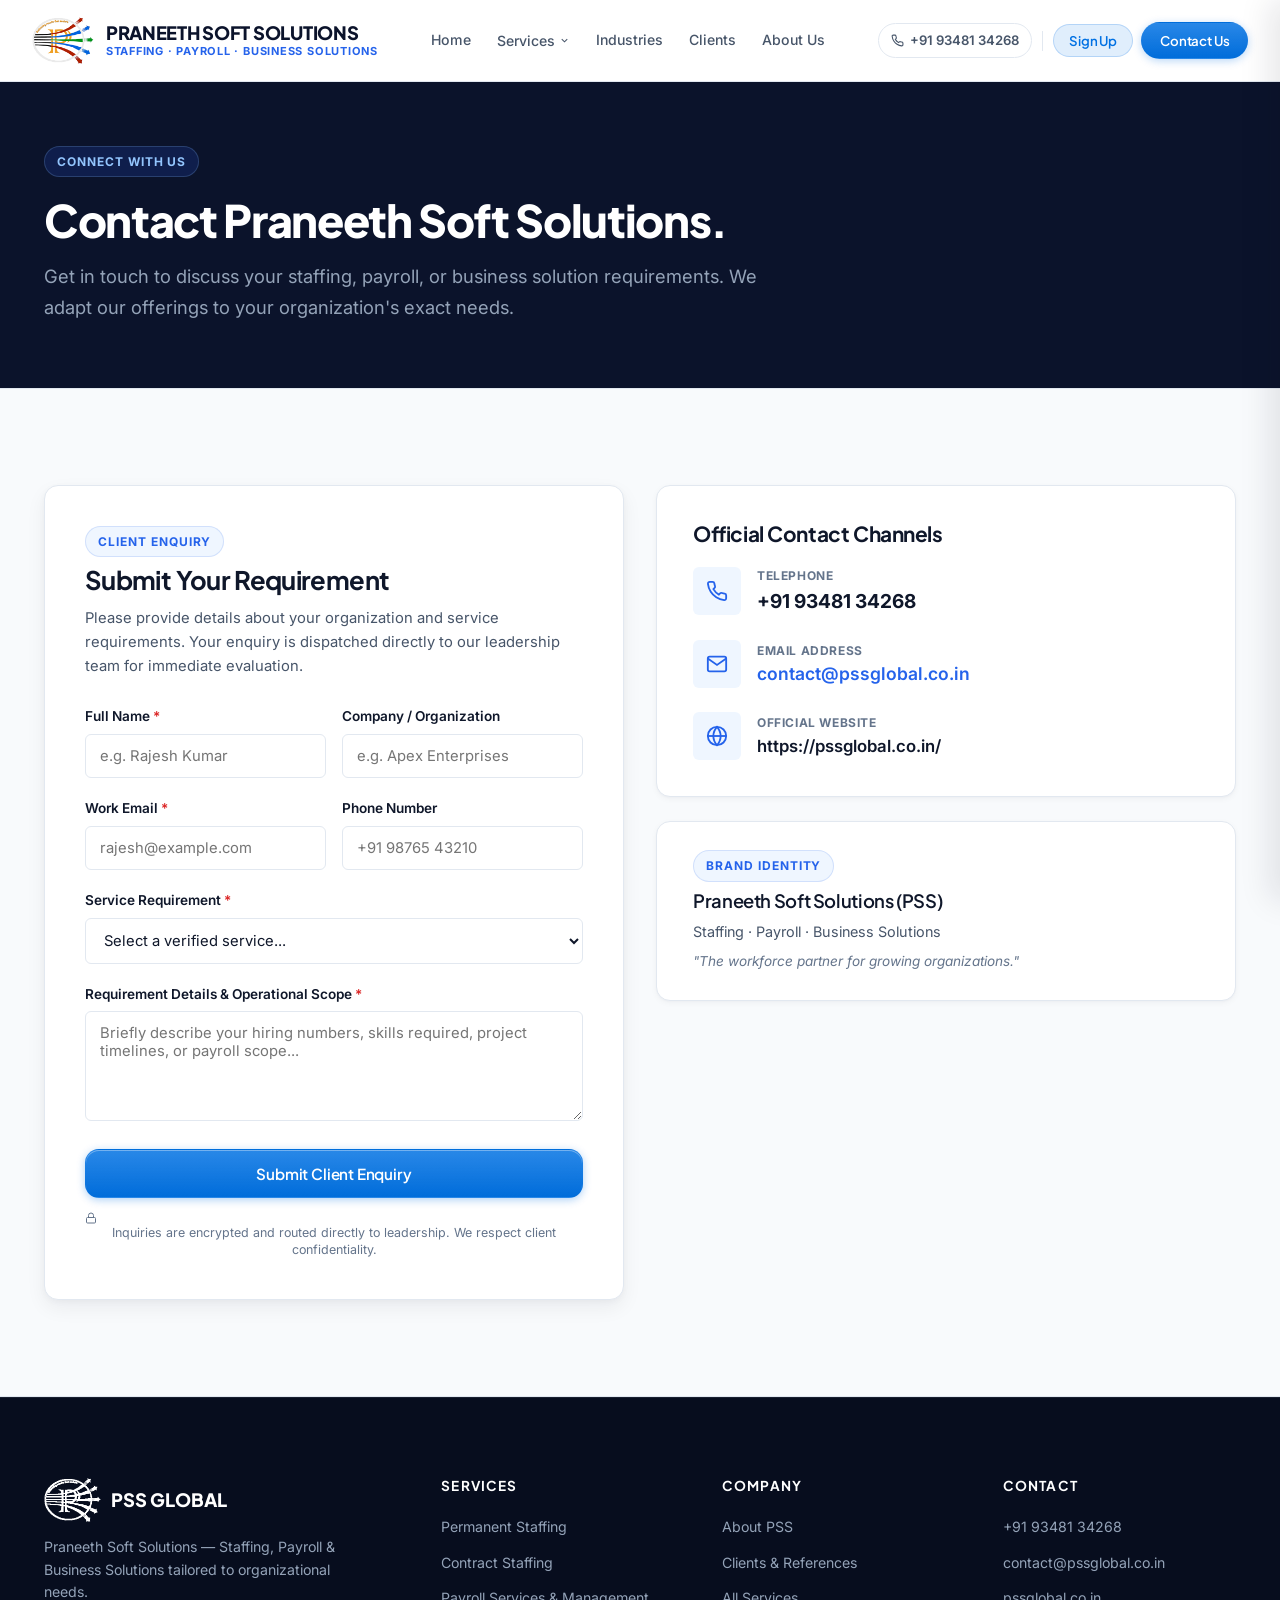
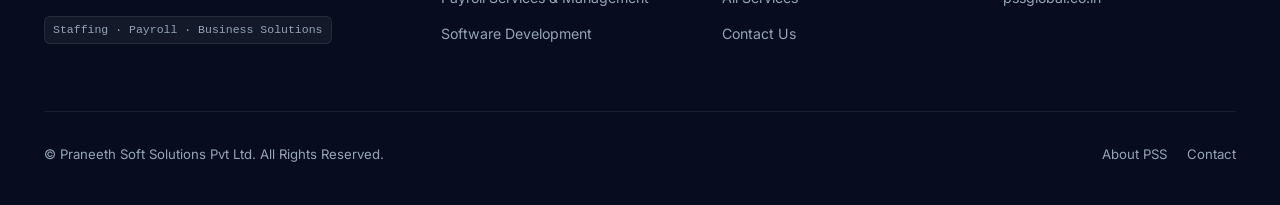
<file: contact.html>
﻿<!DOCTYPE html>
<html lang="en">
<head>
  <meta charset="UTF-8">
  <meta name="viewport" content="width=device-width, initial-scale=1.0">
  <title>Contact Us | Praneeth Soft Solutions (PSS)</title>
  <meta name="description" content="Contact Praneeth Soft Solutions (PSS) for staffing, payroll, and business solutions. Reach our consulting team via telephone or email.">
  <link rel="canonical" href="https://pssglobal.co.in/contact.html">
  <link rel="icon" type="image/svg+xml" href="assets/favicon.svg">
  <link rel="icon" type="image/png" sizes="32x32" href="assets/favicon-32x32.png">
  <link rel="icon" type="image/png" sizes="16x16" href="assets/favicon-16x16.png">
  <link rel="apple-touch-icon" sizes="180x180" href="assets/apple-touch-icon.png">
  <link rel="shortcut icon" href="favicon.ico">
  <link rel="preconnect" href="https://fonts.googleapis.com">
  <link rel="preconnect" href="https://fonts.gstatic.com" crossorigin>
  <link href="https://fonts.googleapis.com/css2?family=Inter:wght@400;500;600;700&family=Plus+Jakarta+Sans:wght@500;600;700;800&display=swap" rel="stylesheet">
  <link rel="stylesheet" href="css/style.css?v=7.0">
</head>
<body>

    <!-- Sticky Executive Header -->
  <header class="site-header">
    <div class="container header-inner">
      <a href="index.html" class="brand-wrapper" aria-label="PSS Home">
        <img src="assets/logo-transparent.png" alt="PSS Logo" class="brand-logo-img" height="50">
        <div class="brand-title-group">
          <span class="brand-title-name">PRANEETH SOFT SOLUTIONS</span>
          <span class="brand-title-sub">Staffing &middot; Payroll &middot; Business Solutions</span>
        </div>
      </a>

      <!-- Desktop Navigation -->
      <nav class="nav-desktop" aria-label="Main Navigation">
        <a href="index.html" class="nav-link">Home</a>
        <div class="nav-dropdown">
          <button class="nav-link nav-dropdown-trigger" aria-haspopup="true">
            Services
            <svg width="11" height="11" viewBox="0 0 24 24" fill="none" stroke="currentColor" stroke-width="2.2"><path d="M6 9l6 6 6-6"/></svg>
          </button>
          <div class="nav-dropdown-menu">
            <a href="staffing.html" class="dropdown-item">
              <span class="dropdown-title">Staffing Solutions</span>
              <span class="dropdown-desc">Permanent &amp; contract workforce solutions</span>
            </a>
            <a href="payroll.html" class="dropdown-item">
              <span class="dropdown-title">Payroll Services & Management</span>
              <span class="dropdown-desc">Cycle processing & operational administration</span>
            </a>
            <a href="business-solutions.html" class="dropdown-item">
              <span class="dropdown-title">Business & Marketing Solutions</span>
              <span class="dropdown-desc">Software development, merchandising & promotional strategy</span>
            </a>
            <div class="dropdown-divider"></div>
            <a href="services.html" class="dropdown-item dropdown-footer-link">
              <span class="dropdown-title">
                Explore All Services
                <svg width="13" height="13" viewBox="0 0 24 24" fill="none" stroke="currentColor" stroke-width="2.2"><path d="M5 12h14M12 5l7 7-7 7"/></svg>
              </span>
            </a>
          </div>
        </div>
        <a href="industries.html" class="nav-link">Industries</a>
        <a href="clients.html" class="nav-link">Clients</a>
        <a href="about.html" class="nav-link">About Us</a>
      </nav>

      <!-- Header CTAs -->
      <div class="header-actions">
        <a href="tel:+919348134268" class="header-phone" title="Call +91 93481 34268">
          <svg width="13" height="13" viewBox="0 0 24 24" fill="none" stroke="currentColor" stroke-width="2"><path d="M22 16.92v3a2 2 0 0 1-2.18 2 19.79 19.79 0 0 1-8.63-3.07 19.5 19.5 0 0 1-6-6 19.79 19.79 0 0 1-3.07-8.67A2 2 0 0 1 4.11 2h3a2 2 0 0 1 2 1.72 12.84 12.84 0 0 0 .7 2.81 2 2 0 0 1-.45 2.11L8.09 9.91a16 16 0 0 0 6 6l1.27-1.27a2 2 0 0 1 2.11-.45 12.84 12.84 0 0 0 2.81.7A2 2 0 0 1 22 16.92z"/></svg>
          <span class="header-phone-text">+91 93481 34268</span>
        </a>
        <div class="header-action-divider" aria-hidden="true"></div>
        <button type="button" class="btn btn-tinted btn-pill header-btn-signup" data-open-modal="signup-modal">Sign Up</button>
        <a href="contact.html" class="btn btn-primary btn-pill header-btn-contact active">Contact Us</a>
      </div>

      <!-- Mobile Hamburger Button -->
      <button class="mobile-nav-toggle" aria-label="Toggle navigation menu" aria-expanded="false">
        <span></span>
        <span></span>
        <span></span>
      </button>
    </div>
  </header>

    <!-- Mobile Drawer -->
  <div class="drawer-scrim"></div>
  <aside class="mobile-drawer" aria-label="Mobile Navigation">
    <a href="index.html" class="mobile-nav-link">Home</a>
    <a href="staffing.html" class="mobile-nav-link">Staffing Solutions</a>
    <a href="payroll.html" class="mobile-nav-link">Payroll Services & Management</a>
    <a href="business-solutions.html" class="mobile-nav-link">Business & Marketing Solutions</a>
    <a href="services.html" class="mobile-nav-link">All Services</a>
    <a href="industries.html" class="mobile-nav-link">Industries</a>
    <a href="clients.html" class="mobile-nav-link">Clients</a>
    <a href="about.html" class="mobile-nav-link">About Us</a>
    <a href="contact.html" class="mobile-nav-link active">Contact</a>
    <div style="margin-top: 24px; padding: 0 16px; display: flex; flex-direction: column; gap: 10px;">
      <button type="button" class="btn btn-primary btn-pill" data-open-modal="signup-modal" style="width: 100%;">Sign Up Now</button>
      <a href="tel:+919348134268" class="btn btn-outline btn-pill" style="width: 100%;">Call +91 93481 34268</a>
    </div>
  </aside>

  <main>
    <!-- Page Header Banner -->
    <section class="section-py-sm bg-dark">
      <div class="container">
        <div style="max-width: 760px;">
          <div class="eyebrow dark">Connect With Us</div>
          <h1 style="color:#FFF; font-size:2.8rem; margin-bottom:14px;">Contact Praneeth Soft Solutions.</h1>
          <p class="lead" style="color:var(--text-inverted-muted);">
            Get in touch to discuss your staffing, payroll, or business solution requirements. We adapt our offerings to your organization's exact needs.
          </p>
        </div>
      </div>
    </section>

    <!-- Direct Contact Details Section -->
    <section class="section-py bg-subtle">
      <div class="container">
        <div class="grid-2" style="align-items:start;">

          <!-- Left Column: Executive Client Enquiry Form (Powered by Resend) -->
          <div style="background:#FFF; padding:40px; border-radius:var(--radius-lg); border:1px solid var(--border-light); box-shadow:var(--shadow-md);">
            <div class="eyebrow" style="margin-bottom:8px;">Client Enquiry</div>
            <h2 style="font-size:1.6rem; margin-bottom:12px;">Submit Your Requirement</h2>
            <p style="font-size:0.925rem; color:var(--text-secondary); line-height:1.6; margin-bottom:28px;">
              Please provide details about your organization and service requirements. Your enquiry is dispatched directly to our leadership team for immediate evaluation.
            </p>

            <!-- Form Status Notification Container -->
            <div id="form-status" style="display:none; margin-bottom:24px; padding:16px; border-radius:var(--radius-sm); font-size:0.92rem; line-height:1.5;"></div>

            <form id="enquiry-form" method="POST" action="send-enquiry.php" novalidate>
              <div class="grid-2" style="gap:16px; margin-bottom:0;">
                <div class="form-group">
                  <label for="name" class="form-label">Full Name <span style="color:#DC2626;">*</span></label>
                  <input type="text" id="name" name="name" class="form-control" placeholder="e.g. Rajesh Kumar" required>
                </div>
                <div class="form-group">
                  <label for="company" class="form-label">Company / Organization</label>
                  <input type="text" id="company" name="company" class="form-control" placeholder="e.g. Apex Enterprises">
                </div>
              </div>

              <div class="grid-2" style="gap:16px; margin-bottom:0;">
                <div class="form-group">
                  <label for="email" class="form-label">Work Email <span style="color:#DC2626;">*</span></label>
                  <input type="email" id="email" name="email" class="form-control" placeholder="rajesh@example.com" required>
                </div>
                <div class="form-group">
                  <label for="phone" class="form-label">Phone Number</label>
                  <input type="tel" id="phone" name="phone" class="form-control" placeholder="+91 98765 43210">
                </div>
              </div>

              <div class="form-group">
                <label for="service" class="form-label">Service Requirement <span style="color:#DC2626;">*</span></label>
                <select id="service" name="service" class="form-control" required style="cursor:pointer;">
                  <option value="" disabled selected>Select a verified service...</option>
                  <option value="Permanent Staffing">Permanent Staffing &amp; Recruitment</option>
                  <option value="Contract Staffing">Contract Staffing Solutions</option>
                  <option value="Payroll Services">Payroll Processing &amp; Management</option>
                  <option value="Software Development">Software Development Solutions</option>
                  <option value="Merchandising Solutions">Merchandising Solutions</option>
                  <option value="Advertising & Marketing">Advertising &amp; Marketing Solutions</option>
                  <option value="Business Solutions">Business Solutions Consulting</option>
                  <option value="General Enterprise Enquiry">General Enterprise Enquiry</option>
                </select>
              </div>

              <div class="form-group">
                <label for="message" class="form-label">Requirement Details &amp; Operational Scope <span style="color:#DC2626;">*</span></label>
                <textarea id="message" name="message" class="form-control" rows="4" placeholder="Briefly describe your hiring numbers, skills required, project timelines, or payroll scope..." required></textarea>
              </div>

              <button type="submit" id="submit-btn" class="btn btn-primary" style="width:100%; justify-content:center; padding:14px; font-size:0.95rem; font-weight:600;">
                <span id="btn-text">Submit Client Enquiry</span>
                <svg id="btn-spinner" width="18" height="18" viewBox="0 0 24 24" fill="none" stroke="currentColor" stroke-width="2" style="display:none; margin-left:8px; animation: spin 1s linear infinite;"><path d="M21 12a9 9 0 1 1-6.219-8.56"/></svg>
              </button>

              <p style="font-size:0.78rem; color:var(--text-muted); text-align:center; margin-top:14px; line-height:1.4;">
                <svg width="12" height="12" viewBox="0 0 24 24" fill="none" stroke="currentColor" stroke-width="2" style="vertical-align:middle; margin-right:4px;"><rect x="3" y="11" width="18" height="11" rx="2" ry="2"/><path d="M7 11V7a5 5 0 0 1 10 0v4"/></svg>
                Inquiries are encrypted and routed directly to leadership. We respect client confidentiality.
              </p>
            </form>
          </div>

          <!-- Right Column: Published Contact Channels -->
          <div style="display:flex; flex-direction:column; gap:24px;">

            <!-- Direct Contact Channels Card -->
            <div style="background:#FFF; padding:36px; border-radius:var(--radius-lg); border:1px solid var(--border-light); box-shadow:var(--shadow-sm);">
              <h3 style="margin-bottom:20px; font-size:1.3rem;">Official Contact Channels</h3>
              
              <div style="display:flex; flex-direction:column; gap:24px;">
                <div style="display:flex; gap:16px; align-items:center;">
                  <div style="width:48px; height:48px; border-radius:var(--radius-sm); background:var(--pss-blue-50); color:var(--pss-blue-600); display:flex; align-items:center; justify-content:center; flex-shrink:0;">
                    <svg width="22" height="22" viewBox="0 0 24 24" fill="none" stroke="currentColor" stroke-width="2"><path d="M22 16.92v3a2 2 0 0 1-2.18 2 19.79 19.79 0 0 1-8.63-3.07 19.5 19.5 0 0 1-6-6 19.79 19.79 0 0 1-3.07-8.67A2 2 0 0 1 4.11 2h3a2 2 0 0 1 2 1.72 12.84 12.84 0 0 0 .7 2.81 2 2 0 0 1-.45 2.11L8.09 9.91a16 16 0 0 0 6 6l1.27-1.27a2 2 0 0 1 2.11-.45 12.84 12.84 0 0 0 2.81.7A2 2 0 0 1 22 16.92z"/></svg>
                  </div>
                  <div>
                    <div style="font-size:0.75rem; text-transform:uppercase; color:var(--text-muted); font-weight:700; letter-spacing:0.05em;">Telephone</div>
                    <a href="tel:+919348134268" style="font-size:1.2rem; font-weight:700; color:var(--text-primary); text-decoration:none;">+91 93481 34268</a>
                  </div>
                </div>

                <div style="display:flex; gap:16px; align-items:center;">
                  <div style="width:48px; height:48px; border-radius:var(--radius-sm); background:var(--pss-blue-50); color:var(--pss-blue-600); display:flex; align-items:center; justify-content:center; flex-shrink:0;">
                    <svg width="22" height="22" viewBox="0 0 24 24" fill="none" stroke="currentColor" stroke-width="2"><path d="M4 4h16c1.1 0 2 .9 2 2v12c0 1.1-.9 2-2 2H4c-1.1 0-2-.9-2-2V6c0-1.1.9-2 2-2z"/><polyline points="22,6 12,13 2,6"/></svg>
                  </div>
                  <div>
                    <div style="font-size:0.75rem; text-transform:uppercase; color:var(--text-muted); font-weight:700; letter-spacing:0.05em;">Email Address</div>
                    <a href="mailto:contact@pssglobal.co.in" style="font-size:1.1rem; font-weight:600; color:var(--pss-blue-600); text-decoration:none;">contact@pssglobal.co.in</a>
                  </div>
                </div>

                <div style="display:flex; gap:16px; align-items:center;">
                  <div style="width:48px; height:48px; border-radius:var(--radius-sm); background:var(--pss-blue-50); color:var(--pss-blue-600); display:flex; align-items:center; justify-content:center; flex-shrink:0;">
                    <svg width="22" height="22" viewBox="0 0 24 24" fill="none" stroke="currentColor" stroke-width="2"><circle cx="12" cy="12" r="10"/><line x1="2" y1="12" x2="22" y2="12"/><path d="M12 2a15.3 15.3 0 0 1 4 10 15.3 15.3 0 0 1-4 10 15.3 15.3 0 0 1-4-10 15.3 15.3 0 0 1 4-10z"/></svg>
                  </div>
                  <div>
                    <div style="font-size:0.75rem; text-transform:uppercase; color:var(--text-muted); font-weight:700; letter-spacing:0.05em;">Official Website</div>
                    <span style="font-size:1.05rem; font-weight:600; color:var(--text-primary);">https://pssglobal.co.in/</span>
                  </div>
                </div>
              </div>
            </div>

            <!-- Corporate Identity Card -->
            <div style="background:#FFF; padding:28px 36px; border-radius:var(--radius-lg); border:1px solid var(--border-light); box-shadow:var(--shadow-sm);">
              <div class="eyebrow" style="margin-bottom:8px;">Brand Identity</div>
              <h4 style="margin-bottom:8px; font-size:1.15rem;">Praneeth Soft Solutions (PSS)</h4>
              <p style="font-size:0.9rem; color:var(--text-secondary); line-height:1.6; margin:0;">
                Staffing &middot; Payroll &middot; Business Solutions
              </p>
              <p style="font-size:0.85rem; color:var(--text-muted); margin-top:8px; font-style:italic;">
                "The workforce partner for growing organizations."
              </p>
            </div>

          </div>

        </div>
      </div>
    </section>
  </main>

  <!-- Corporate Footer -->
  <footer class="site-footer">
    <div class="container">
      <div class="footer-grid">
        <div class="footer-brand">
          <div style="display:flex; align-items:center; gap:10px;">
            <img src="assets/logo-transparent.png" alt="PSS Logo" style="height:40px; width:auto; filter:brightness(0) invert(1);">
            <span style="font-family:var(--font-heading); font-weight:800; font-size:1.15rem; color:#FFFFFF;">PSS GLOBAL</span>
          </div>
          <p>Praneeth Soft Solutions &mdash; Staffing, Payroll & Business Solutions tailored to organizational needs.</p>
          <div class="footer-cin">Staffing &middot; Payroll &middot; Business Solutions</div>
        </div>

        <div>
          <h4 class="footer-col-title">Services</h4>
          <ul class="footer-links">
            <li><a href="staffing.html">Permanent Staffing</a></li>
            <li><a href="staffing.html">Contract Staffing</a></li>
            <li><a href="payroll.html">Payroll Services & Management</a></li>
            <li><a href="business-solutions.html">Software Development</a></li>
          </ul>
        </div>

        <div>
          <h4 class="footer-col-title">Company</h4>
          <ul class="footer-links">
            <li><a href="about.html">About PSS</a></li>
            <li><a href="clients.html">Clients & References</a></li>
            <li><a href="services.html">All Services</a></li>
            <li><a href="contact.html">Contact Us</a></li>
          </ul>
        </div>

        <div>
          <h4 class="footer-col-title">Contact</h4>
          <ul class="footer-links">
            <li><a href="tel:+919348134268">+91 93481 34268</a></li>
            <li><a href="mailto:contact@pssglobal.co.in">contact@pssglobal.co.in</a></li>
            <li><a href="https://pssglobal.co.in/">pssglobal.co.in</a></li>
          </ul>
        </div>
      </div>

      <div class="footer-bottom">
        <div>&copy; Praneeth Soft Solutions Pvt Ltd. All Rights Reserved.</div>
        <div style="display:flex; gap:20px;">
          <a href="about.html">About PSS</a>
          <a href="contact.html">Contact</a>
        </div>
      </div>
    </div>
  </footer>

  <!-- iOS Signup Modal & Sheet (Apple Design System) -->
  <div id="signup-modal-scrim" class="ios-modal-scrim" aria-hidden="true"></div>

  <div id="signup-modal-sheet" class="ios-modal-sheet" role="dialog" aria-modal="true" aria-labelledby="ios-modal-title">
    <!-- iOS Pull-to-Dismiss Grabber for Mobile Sheet -->
    <div class="ios-sheet-grabber-area" aria-hidden="true">
      <div class="ios-sheet-grabber"></div>
    </div>

    <!-- Modal Header -->
    <div class="ios-modal-header">
      <div>
        <span class="ios-modal-badge">
          <svg width="10" height="10" viewBox="0 0 24 24" fill="currentColor"><circle cx="12" cy="12" r="10"/></svg>
          Quick Onboarding
        </span>
        <h2 id="ios-modal-title" class="ios-modal-title">Get Started with PSS</h2>
        <p class="ios-modal-subtitle">Create your account for staffing, payroll &amp; enterprise solutions</p>
      </div>
      <button type="button" class="btn-close-ios" id="signup-modal-close" aria-label="Close dialog">
        <svg width="14" height="14" viewBox="0 0 24 24" fill="none" stroke="currentColor" stroke-width="2.6" stroke-linecap="round"><path d="M18 6L6 18M6 6l12 12"/></svg>
      </button>
    </div>

    <div id="ios-modal-body-content">
      <!-- Apple Segmented Control -->
      <div class="ios-segmented-control" role="tablist" aria-label="Account Type">
        <button type="button" class="ios-segment-btn active" role="tab" aria-selected="true" data-role="employer">
          <svg width="14" height="14" viewBox="0 0 24 24" fill="none" stroke="currentColor" stroke-width="2"><rect x="2" y="7" width="20" height="14" rx="2"/><path d="M16 21V5a2 2 0 0 0-2-2h-4a2 2 0 0 0-2 2v16"/></svg>
          Employer / Client
        </button>
        <button type="button" class="ios-segment-btn" role="tab" aria-selected="false" data-role="candidate">
          <svg width="14" height="14" viewBox="0 0 24 24" fill="none" stroke="currentColor" stroke-width="2"><path d="M20 21v-2a4 4 0 0 0-4-4H8a4 4 0 0 0-4 4v2"/><circle cx="12" cy="7" r="4"/></svg>
          Candidate / Talent
        </button>
      </div>

      <!-- Quick Social Auth Stack -->
      <div class="ios-social-stack">
        <button type="button" class="ios-social-btn btn-apple">
          <svg width="16" height="16" viewBox="0 0 170 170" fill="currentColor">
            <path d="M150.37 130.25c-2.45 5.66-5.35 10.87-8.71 15.66-4.58 6.53-8.33 11.05-11.22 13.56-4.48 4.12-9.28 6.23-14.42 6.35-3.69 0-8.14-1.05-13.32-3.18-5.19-2.12-9.97-3.17-14.34-3.17-4.58 0-9.49 1.05-14.75 3.17-5.26 2.13-9.5 3.24-12.74 3.35-4.35.13-9.16-1.9-14.42-6.08-3.69-3.04-7.56-7.71-11.61-14.01-6.19-9.69-10.9-20.65-14.14-32.88-3.23-12.22-4.85-23.71-4.85-34.46 0-14.35 3.52-26.31 10.56-35.88 7.03-9.57 16.03-14.47 26.98-14.7 4.9.11 10.15 1.34 15.75 3.69 5.6 2.35 9.38 3.59 11.35 3.71 1.74-.23 5.64-1.52 11.71-3.87 6.07-2.35 11.45-3.41 16.14-3.18 12.18.9 22.06 5.43 29.63 13.59-10.68 6.42-15.91 15.53-15.7 27.34.22 9.24 3.77 17.06 10.66 23.47 6.89 6.42 15.17 10.15 24.84 11.21-2.28 7.18-5.18 14.5-8.7 21.96zM119.22 33.64c-.11-7.07 2.45-13.79 7.68-20.15 5.23-6.36 11.77-10.53 19.63-12.51.22 1.3.33 2.5.33 3.59 0 6.96-2.61 13.68-7.83 20.16-5.22 6.48-11.83 10.54-19.81 12.18v-3.27z"/>
          </svg>
          Continue with Apple
        </button>

        <button type="button" class="ios-social-btn btn-google">
          <svg width="16" height="16" viewBox="0 0 24 24">
            <path fill="#4285F4" d="M22.56 12.25c0-.78-.07-1.53-.2-2.25H12v4.26h5.92c-.26 1.37-1.04 2.53-2.21 3.31v2.77h3.57c2.08-1.92 3.28-4.74 3.28-8.09z"/>
            <path fill="#34A853" d="M12 23c2.97 0 5.46-.98 7.28-2.66l-3.57-2.77c-.98.66-2.23 1.06-3.71 1.06-2.86 0-5.29-1.93-6.16-4.53H2.18v2.84C3.99 20.53 7.7 23 12 23z"/>
            <path fill="#FBBC05" d="M5.84 14.09c-.22-.66-.35-1.36-.35-2.09s.13-1.43.35-2.09V7.06H2.18C1.43 8.55 1 10.22 1 12s.43 3.45 1.18 4.94l2.85-2.22.81-.63z"/>
            <path fill="#EA4335" d="M12 5.38c1.62 0 3.06.56 4.21 1.64l3.15-3.15C17.45 2.09 14.97 1 12 1 7.7 1 3.99 3.47 2.18 7.06l3.66 2.84c.87-2.6 3.3-4.52 6.16-4.52z"/>
          </svg>
          Continue with Google
        </button>
      </div>

      <!-- Hairline divider -->
      <div class="ios-divider">
        <span>or sign up with email</span>
      </div>

      <!-- Inset Grouped Table Form -->
      <form id="ios-signup-form" novalidate>
        <input type="hidden" id="ios-signup-role" name="role" value="employer">

        <div class="ios-grouped-card">
          <div class="ios-field-row">
            <label class="ios-field-label" for="ios-signup-name">Full Name</label>
            <input type="text" id="ios-signup-name" name="name" class="ios-input" placeholder="e.g. Srikant Sharma" required autocomplete="name">
          </div>

          <div class="ios-field-row" id="ios-field-company-row">
            <label class="ios-field-label" for="ios-signup-company">Company / Organization</label>
            <input type="text" id="ios-signup-company" name="company" class="ios-input" placeholder="e.g. Persistent Systems" autocomplete="organization">
          </div>

          <div class="ios-field-row">
            <label class="ios-field-label" id="ios-label-role" for="ios-signup-email">Work Email</label>
            <input type="email" id="ios-signup-email" name="email" class="ios-input" placeholder="name@company.com" required autocomplete="email">
          </div>

          <div class="ios-field-row">
            <label class="ios-field-label" for="ios-signup-phone">Phone Number</label>
            <input type="tel" id="ios-signup-phone" name="phone" class="ios-input" placeholder="+91 93481 34268" autocomplete="tel">
          </div>
        </div>

        <button type="submit" class="btn btn-primary btn-pill btn-ios-submit">
          <span>Create Account</span>
          <svg width="15" height="15" viewBox="0 0 24 24" fill="none" stroke="currentColor" stroke-width="2.5"><path d="M5 12h14M12 5l7 7-7 7"/></svg>
        </button>

        <div class="ios-modal-footer">
          <p class="ios-modal-terms">
            By proceeding, you agree to PSS Global's <a href="about.html">Terms of Service</a> and <a href="about.html">Privacy Policy</a>.
          </p>
        </div>
      </form>
    </div>
  </div>

  <script src="js/main.js?v=7.0"></script>
</body>
</html>
</file>
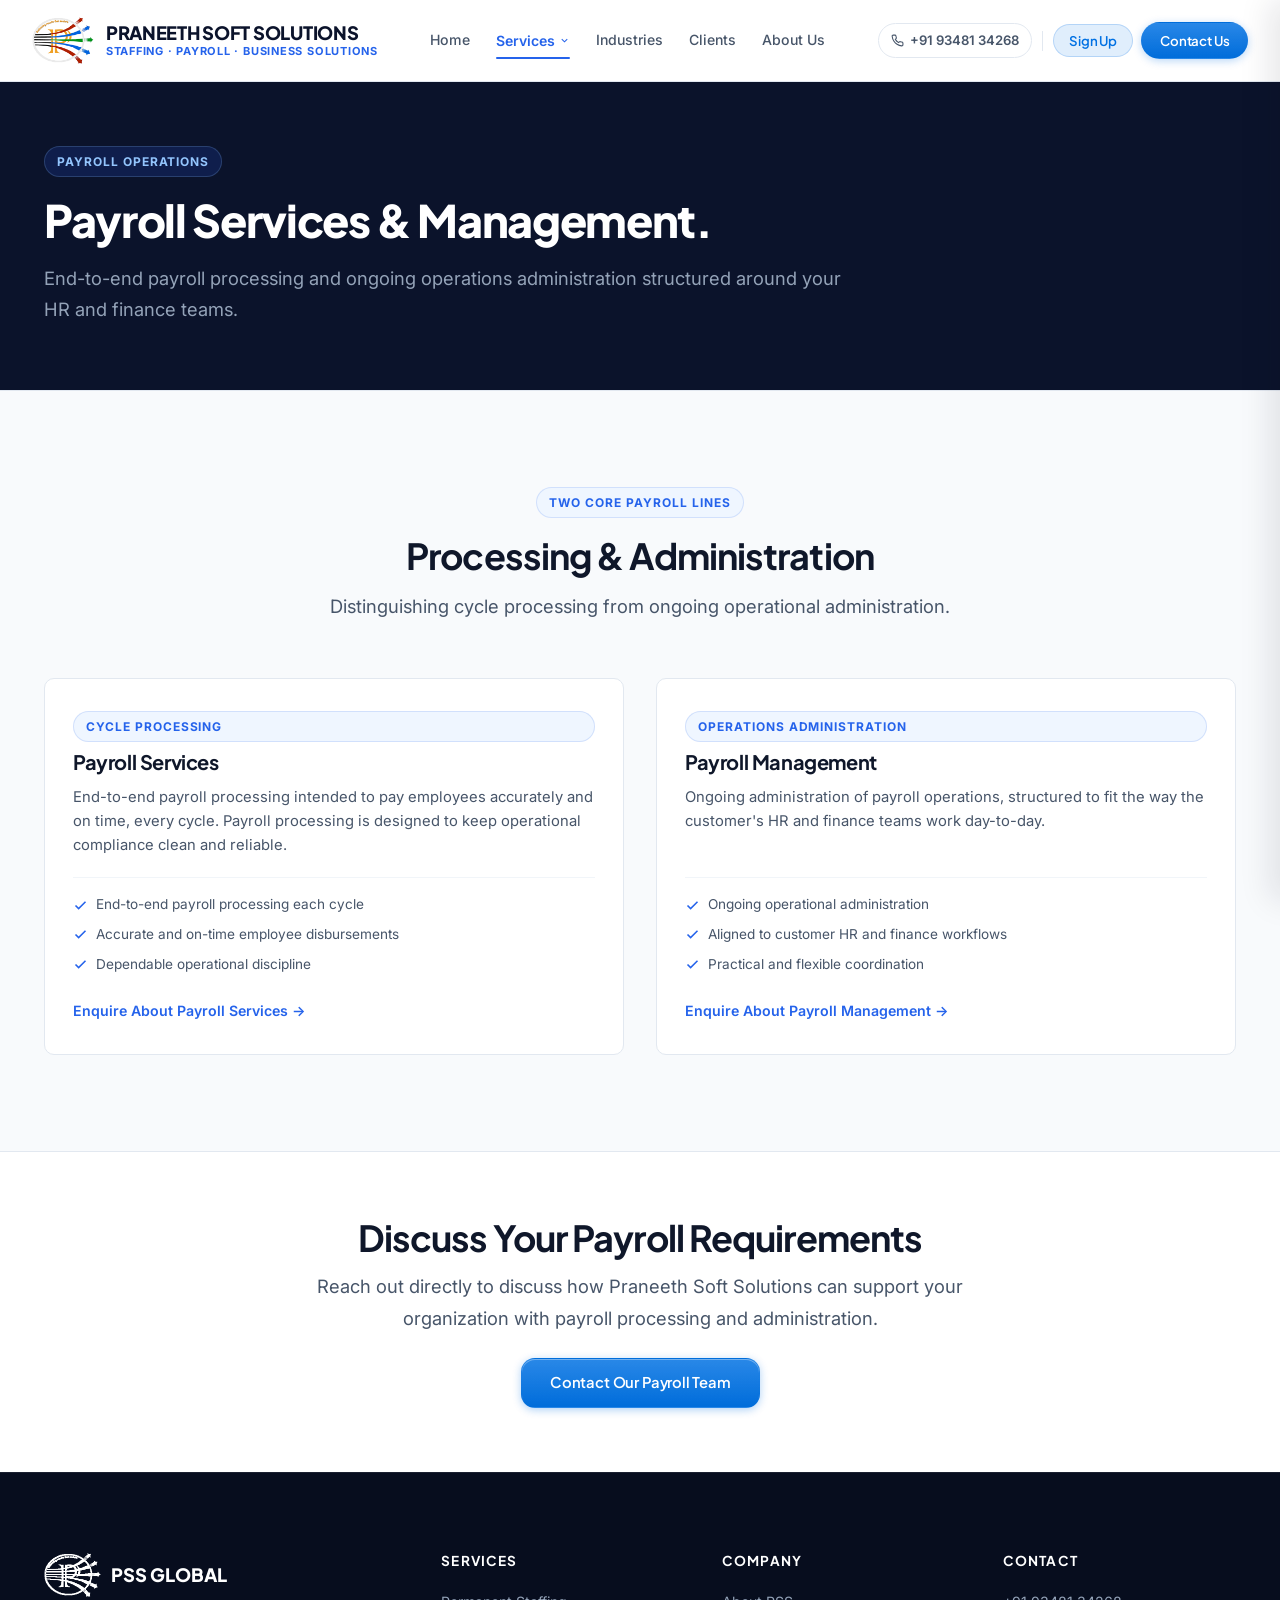
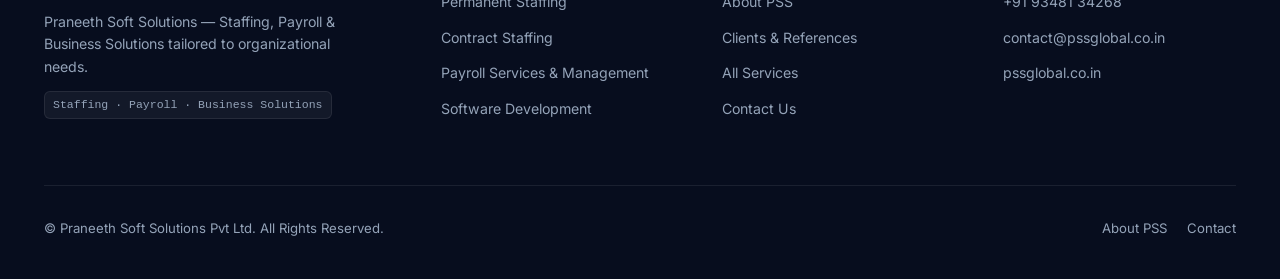
<file: payroll.html>
﻿<!DOCTYPE html>
<html lang="en">
<head>
  <meta charset="UTF-8">
  <meta name="viewport" content="width=device-width, initial-scale=1.0">
  <title>Payroll Services & Management | Praneeth Soft Solutions (PSS)</title>
  <meta name="description" content="End-to-end payroll processing and ongoing payroll management administration by Praneeth Soft Solutions (PSS). Structured around HR and finance workflows.">
  <link rel="canonical" href="https://pssglobal.co.in/payroll.html">
  <link rel="icon" type="image/svg+xml" href="assets/favicon.svg">
  <link rel="icon" type="image/png" sizes="32x32" href="assets/favicon-32x32.png">
  <link rel="icon" type="image/png" sizes="16x16" href="assets/favicon-16x16.png">
  <link rel="apple-touch-icon" sizes="180x180" href="assets/apple-touch-icon.png">
  <link rel="shortcut icon" href="favicon.ico">
  <link rel="preconnect" href="https://fonts.googleapis.com">
  <link rel="preconnect" href="https://fonts.gstatic.com" crossorigin>
  <link href="https://fonts.googleapis.com/css2?family=Inter:wght@400;500;600;700&family=Plus+Jakarta+Sans:wght@500;600;700;800&display=swap" rel="stylesheet">
  <link rel="stylesheet" href="css/style.css?v=7.0">
</head>
<body>

    <!-- Sticky Executive Header -->
  <header class="site-header">
    <div class="container header-inner">
      <a href="index.html" class="brand-wrapper" aria-label="PSS Home">
        <img src="assets/logo-transparent.png" alt="PSS Logo" class="brand-logo-img" height="50">
        <div class="brand-title-group">
          <span class="brand-title-name">PRANEETH SOFT SOLUTIONS</span>
          <span class="brand-title-sub">Staffing &middot; Payroll &middot; Business Solutions</span>
        </div>
      </a>

      <!-- Desktop Navigation -->
      <nav class="nav-desktop" aria-label="Main Navigation">
        <a href="index.html" class="nav-link">Home</a>
        <div class="nav-dropdown">
          <button class="nav-link nav-dropdown-trigger active" aria-haspopup="true">
            Services
            <svg width="11" height="11" viewBox="0 0 24 24" fill="none" stroke="currentColor" stroke-width="2.2"><path d="M6 9l6 6 6-6"/></svg>
          </button>
          <div class="nav-dropdown-menu">
            <a href="staffing.html" class="dropdown-item">
              <span class="dropdown-title">Staffing Solutions</span>
              <span class="dropdown-desc">Permanent &amp; contract workforce solutions</span>
            </a>
            <a href="payroll.html" class="dropdown-item active">
              <span class="dropdown-title">Payroll Services & Management</span>
              <span class="dropdown-desc">Cycle processing & operational administration</span>
            </a>
            <a href="business-solutions.html" class="dropdown-item">
              <span class="dropdown-title">Business & Marketing Solutions</span>
              <span class="dropdown-desc">Software development, merchandising & promotional strategy</span>
            </a>
            <div class="dropdown-divider"></div>
            <a href="services.html" class="dropdown-item dropdown-footer-link">
              <span class="dropdown-title">
                Explore All Services
                <svg width="13" height="13" viewBox="0 0 24 24" fill="none" stroke="currentColor" stroke-width="2.2"><path d="M5 12h14M12 5l7 7-7 7"/></svg>
              </span>
            </a>
          </div>
        </div>
        <a href="industries.html" class="nav-link">Industries</a>
        <a href="clients.html" class="nav-link">Clients</a>
        <a href="about.html" class="nav-link">About Us</a>
      </nav>

      <!-- Header CTAs -->
      <div class="header-actions">
        <a href="tel:+919348134268" class="header-phone" title="Call +91 93481 34268">
          <svg width="13" height="13" viewBox="0 0 24 24" fill="none" stroke="currentColor" stroke-width="2"><path d="M22 16.92v3a2 2 0 0 1-2.18 2 19.79 19.79 0 0 1-8.63-3.07 19.5 19.5 0 0 1-6-6 19.79 19.79 0 0 1-3.07-8.67A2 2 0 0 1 4.11 2h3a2 2 0 0 1 2 1.72 12.84 12.84 0 0 0 .7 2.81 2 2 0 0 1-.45 2.11L8.09 9.91a16 16 0 0 0 6 6l1.27-1.27a2 2 0 0 1 2.11-.45 12.84 12.84 0 0 0 2.81.7A2 2 0 0 1 22 16.92z"/></svg>
          <span class="header-phone-text">+91 93481 34268</span>
        </a>
        <div class="header-action-divider" aria-hidden="true"></div>
        <button type="button" class="btn btn-tinted btn-pill header-btn-signup" data-open-modal="signup-modal">Sign Up</button>
        <a href="contact.html" class="btn btn-primary btn-pill header-btn-contact">Contact Us</a>
      </div>

      <!-- Mobile Hamburger Button -->
      <button class="mobile-nav-toggle" aria-label="Toggle navigation menu" aria-expanded="false">
        <span></span>
        <span></span>
        <span></span>
      </button>
    </div>
  </header>

    <!-- Mobile Drawer -->
  <div class="drawer-scrim"></div>
  <aside class="mobile-drawer" aria-label="Mobile Navigation">
    <a href="index.html" class="mobile-nav-link">Home</a>
    <a href="staffing.html" class="mobile-nav-link">Staffing Solutions</a>
    <a href="payroll.html" class="mobile-nav-link active">Payroll Services & Management</a>
    <a href="business-solutions.html" class="mobile-nav-link">Business & Marketing Solutions</a>
    <a href="services.html" class="mobile-nav-link">All Services</a>
    <a href="industries.html" class="mobile-nav-link">Industries</a>
    <a href="clients.html" class="mobile-nav-link">Clients</a>
    <a href="about.html" class="mobile-nav-link">About Us</a>
    <a href="contact.html" class="mobile-nav-link">Contact</a>
    <div style="margin-top: 24px; padding: 0 16px; display: flex; flex-direction: column; gap: 10px;">
      <button type="button" class="btn btn-primary btn-pill" data-open-modal="signup-modal" style="width: 100%;">Sign Up Now</button>
      <a href="tel:+919348134268" class="btn btn-outline btn-pill" style="width: 100%;">Call +91 93481 34268</a>
    </div>
  </aside>

  <main>
    <!-- Header Banner -->
    <section class="section-py-sm bg-dark">
      <div class="container">
        <div style="max-width: 800px;">
          <div class="eyebrow dark">Payroll Operations</div>
          <h1 style="color:#FFF; font-size:2.8rem; margin-bottom:16px;">Payroll Services &amp; Management.</h1>
          <p class="lead" style="color:var(--text-inverted-muted);">
            End-to-end payroll processing and ongoing operations administration structured around your HR and finance teams.
          </p>
        </div>
      </div>
    </section>

    <!-- Two Pillars of Payroll -->
    <section class="section-py bg-subtle">
      <div class="container">
        <div class="section-header center">
          <div class="eyebrow">Two Core Payroll Lines</div>
          <h2>Processing &amp; Administration</h2>
          <p class="lead">Distinguishing cycle processing from ongoing operational administration.</p>
        </div>

        <div class="grid-2" style="margin-top:40px;">
          <!-- 1. Payroll Services -->
          <div class="service-card">
            <span class="eyebrow" style="margin-bottom:8px;">Cycle Processing</span>
            <h3 class="service-card-title">Payroll Services</h3>
            <p class="service-card-desc">
              End-to-end payroll processing intended to pay employees accurately and on time, every cycle. Payroll processing is designed to keep operational compliance clean and reliable.
            </p>
            <ul class="service-card-features">
              <li><svg width="15" height="15" viewBox="0 0 24 24" fill="none" stroke="currentColor" stroke-width="2.5"><polyline points="20 6 9 17 4 12"/></svg>End-to-end payroll processing each cycle</li>
              <li><svg width="15" height="15" viewBox="0 0 24 24" fill="none" stroke="currentColor" stroke-width="2.5"><polyline points="20 6 9 17 4 12"/></svg>Accurate and on-time employee disbursements</li>
              <li><svg width="15" height="15" viewBox="0 0 24 24" fill="none" stroke="currentColor" stroke-width="2.5"><polyline points="20 6 9 17 4 12"/></svg>Dependable operational discipline</li>
            </ul>
            <a href="contact.html" class="service-card-link">Enquire About Payroll Services &rarr;</a>
          </div>

          <!-- 2. Payroll Management -->
          <div class="service-card">
            <span class="eyebrow" style="margin-bottom:8px;">Operations Administration</span>
            <h3 class="service-card-title">Payroll Management</h3>
            <p class="service-card-desc">
              Ongoing administration of payroll operations, structured to fit the way the customer's HR and finance teams work day-to-day.
            </p>
            <ul class="service-card-features">
              <li><svg width="15" height="15" viewBox="0 0 24 24" fill="none" stroke="currentColor" stroke-width="2.5"><polyline points="20 6 9 17 4 12"/></svg>Ongoing operational administration</li>
              <li><svg width="15" height="15" viewBox="0 0 24 24" fill="none" stroke="currentColor" stroke-width="2.5"><polyline points="20 6 9 17 4 12"/></svg>Aligned to customer HR and finance workflows</li>
              <li><svg width="15" height="15" viewBox="0 0 24 24" fill="none" stroke="currentColor" stroke-width="2.5"><polyline points="20 6 9 17 4 12"/></svg>Practical and flexible coordination</li>
            </ul>
            <a href="contact.html" class="service-card-link">Enquire About Payroll Management &rarr;</a>
          </div>
        </div>
      </div>
    </section>

    <!-- Consultation CTA -->
    <section class="section-py-sm" style="text-align:center;">
      <div class="container" style="max-width:700px;">
        <h2>Discuss Your Payroll Requirements</h2>
        <p class="lead" style="margin-top:12px; margin-bottom:24px;">
          Reach out directly to discuss how Praneeth Soft Solutions can support your organization with payroll processing and administration.
        </p>
        <a href="contact.html" class="btn btn-primary" style="padding:12px 28px;">Contact Our Payroll Team</a>
      </div>
    </section>
  </main>

  <!-- Corporate Footer -->
  <footer class="site-footer">
    <div class="container">
      <div class="footer-grid">
        <div class="footer-brand">
          <div style="display:flex; align-items:center; gap:10px;">
            <img src="assets/logo-transparent.png" alt="PSS Logo" style="height:40px; width:auto; filter:brightness(0) invert(1);">
            <span style="font-family:var(--font-heading); font-weight:800; font-size:1.15rem; color:#FFFFFF;">PSS GLOBAL</span>
          </div>
          <p>Praneeth Soft Solutions &mdash; Staffing, Payroll & Business Solutions tailored to organizational needs.</p>
          <div class="footer-cin">Staffing &middot; Payroll &middot; Business Solutions</div>
        </div>

        <div>
          <h4 class="footer-col-title">Services</h4>
          <ul class="footer-links">
            <li><a href="staffing.html">Permanent Staffing</a></li>
            <li><a href="staffing.html">Contract Staffing</a></li>
            <li><a href="payroll.html">Payroll Services & Management</a></li>
            <li><a href="business-solutions.html">Software Development</a></li>
          </ul>
        </div>

        <div>
          <h4 class="footer-col-title">Company</h4>
          <ul class="footer-links">
            <li><a href="about.html">About PSS</a></li>
            <li><a href="clients.html">Clients & References</a></li>
            <li><a href="services.html">All Services</a></li>
            <li><a href="contact.html">Contact Us</a></li>
          </ul>
        </div>

        <div>
          <h4 class="footer-col-title">Contact</h4>
          <ul class="footer-links">
            <li><a href="tel:+919348134268">+91 93481 34268</a></li>
            <li><a href="mailto:contact@pssglobal.co.in">contact@pssglobal.co.in</a></li>
            <li><a href="https://pssglobal.co.in/">pssglobal.co.in</a></li>
          </ul>
        </div>
      </div>

      <div class="footer-bottom">
        <div>&copy; Praneeth Soft Solutions Pvt Ltd. All Rights Reserved.</div>
        <div style="display:flex; gap:20px;">
          <a href="about.html">About PSS</a>
          <a href="contact.html">Contact</a>
        </div>
      </div>
    </div>
  </footer>

  <!-- iOS Signup Modal & Sheet (Apple Design System) -->
  <div id="signup-modal-scrim" class="ios-modal-scrim" aria-hidden="true"></div>

  <div id="signup-modal-sheet" class="ios-modal-sheet" role="dialog" aria-modal="true" aria-labelledby="ios-modal-title">
    <!-- iOS Pull-to-Dismiss Grabber for Mobile Sheet -->
    <div class="ios-sheet-grabber-area" aria-hidden="true">
      <div class="ios-sheet-grabber"></div>
    </div>

    <!-- Modal Header -->
    <div class="ios-modal-header">
      <div>
        <span class="ios-modal-badge">
          <svg width="10" height="10" viewBox="0 0 24 24" fill="currentColor"><circle cx="12" cy="12" r="10"/></svg>
          Quick Onboarding
        </span>
        <h2 id="ios-modal-title" class="ios-modal-title">Get Started with PSS</h2>
        <p class="ios-modal-subtitle">Create your account for staffing, payroll &amp; enterprise solutions</p>
      </div>
      <button type="button" class="btn-close-ios" id="signup-modal-close" aria-label="Close dialog">
        <svg width="14" height="14" viewBox="0 0 24 24" fill="none" stroke="currentColor" stroke-width="2.6" stroke-linecap="round"><path d="M18 6L6 18M6 6l12 12"/></svg>
      </button>
    </div>

    <div id="ios-modal-body-content">
      <!-- Apple Segmented Control -->
      <div class="ios-segmented-control" role="tablist" aria-label="Account Type">
        <button type="button" class="ios-segment-btn active" role="tab" aria-selected="true" data-role="employer">
          <svg width="14" height="14" viewBox="0 0 24 24" fill="none" stroke="currentColor" stroke-width="2"><rect x="2" y="7" width="20" height="14" rx="2"/><path d="M16 21V5a2 2 0 0 0-2-2h-4a2 2 0 0 0-2 2v16"/></svg>
          Employer / Client
        </button>
        <button type="button" class="ios-segment-btn" role="tab" aria-selected="false" data-role="candidate">
          <svg width="14" height="14" viewBox="0 0 24 24" fill="none" stroke="currentColor" stroke-width="2"><path d="M20 21v-2a4 4 0 0 0-4-4H8a4 4 0 0 0-4 4v2"/><circle cx="12" cy="7" r="4"/></svg>
          Candidate / Talent
        </button>
      </div>

      <!-- Quick Social Auth Stack -->
      <div class="ios-social-stack">
        <button type="button" class="ios-social-btn btn-apple">
          <svg width="16" height="16" viewBox="0 0 170 170" fill="currentColor">
            <path d="M150.37 130.25c-2.45 5.66-5.35 10.87-8.71 15.66-4.58 6.53-8.33 11.05-11.22 13.56-4.48 4.12-9.28 6.23-14.42 6.35-3.69 0-8.14-1.05-13.32-3.18-5.19-2.12-9.97-3.17-14.34-3.17-4.58 0-9.49 1.05-14.75 3.17-5.26 2.13-9.5 3.24-12.74 3.35-4.35.13-9.16-1.9-14.42-6.08-3.69-3.04-7.56-7.71-11.61-14.01-6.19-9.69-10.9-20.65-14.14-32.88-3.23-12.22-4.85-23.71-4.85-34.46 0-14.35 3.52-26.31 10.56-35.88 7.03-9.57 16.03-14.47 26.98-14.7 4.9.11 10.15 1.34 15.75 3.69 5.6 2.35 9.38 3.59 11.35 3.71 1.74-.23 5.64-1.52 11.71-3.87 6.07-2.35 11.45-3.41 16.14-3.18 12.18.9 22.06 5.43 29.63 13.59-10.68 6.42-15.91 15.53-15.7 27.34.22 9.24 3.77 17.06 10.66 23.47 6.89 6.42 15.17 10.15 24.84 11.21-2.28 7.18-5.18 14.5-8.7 21.96zM119.22 33.64c-.11-7.07 2.45-13.79 7.68-20.15 5.23-6.36 11.77-10.53 19.63-12.51.22 1.3.33 2.5.33 3.59 0 6.96-2.61 13.68-7.83 20.16-5.22 6.48-11.83 10.54-19.81 12.18v-3.27z"/>
          </svg>
          Continue with Apple
        </button>

        <button type="button" class="ios-social-btn btn-google">
          <svg width="16" height="16" viewBox="0 0 24 24">
            <path fill="#4285F4" d="M22.56 12.25c0-.78-.07-1.53-.2-2.25H12v4.26h5.92c-.26 1.37-1.04 2.53-2.21 3.31v2.77h3.57c2.08-1.92 3.28-4.74 3.28-8.09z"/>
            <path fill="#34A853" d="M12 23c2.97 0 5.46-.98 7.28-2.66l-3.57-2.77c-.98.66-2.23 1.06-3.71 1.06-2.86 0-5.29-1.93-6.16-4.53H2.18v2.84C3.99 20.53 7.7 23 12 23z"/>
            <path fill="#FBBC05" d="M5.84 14.09c-.22-.66-.35-1.36-.35-2.09s.13-1.43.35-2.09V7.06H2.18C1.43 8.55 1 10.22 1 12s.43 3.45 1.18 4.94l2.85-2.22.81-.63z"/>
            <path fill="#EA4335" d="M12 5.38c1.62 0 3.06.56 4.21 1.64l3.15-3.15C17.45 2.09 14.97 1 12 1 7.7 1 3.99 3.47 2.18 7.06l3.66 2.84c.87-2.6 3.3-4.52 6.16-4.52z"/>
          </svg>
          Continue with Google
        </button>
      </div>

      <!-- Hairline divider -->
      <div class="ios-divider">
        <span>or sign up with email</span>
      </div>

      <!-- Inset Grouped Table Form -->
      <form id="ios-signup-form" novalidate>
        <input type="hidden" id="ios-signup-role" name="role" value="employer">

        <div class="ios-grouped-card">
          <div class="ios-field-row">
            <label class="ios-field-label" for="ios-signup-name">Full Name</label>
            <input type="text" id="ios-signup-name" name="name" class="ios-input" placeholder="e.g. Srikant Sharma" required autocomplete="name">
          </div>

          <div class="ios-field-row" id="ios-field-company-row">
            <label class="ios-field-label" for="ios-signup-company">Company / Organization</label>
            <input type="text" id="ios-signup-company" name="company" class="ios-input" placeholder="e.g. Persistent Systems" autocomplete="organization">
          </div>

          <div class="ios-field-row">
            <label class="ios-field-label" id="ios-label-role" for="ios-signup-email">Work Email</label>
            <input type="email" id="ios-signup-email" name="email" class="ios-input" placeholder="name@company.com" required autocomplete="email">
          </div>

          <div class="ios-field-row">
            <label class="ios-field-label" for="ios-signup-phone">Phone Number</label>
            <input type="tel" id="ios-signup-phone" name="phone" class="ios-input" placeholder="+91 93481 34268" autocomplete="tel">
          </div>
        </div>

        <button type="submit" class="btn btn-primary btn-pill btn-ios-submit">
          <span>Create Account</span>
          <svg width="15" height="15" viewBox="0 0 24 24" fill="none" stroke="currentColor" stroke-width="2.5"><path d="M5 12h14M12 5l7 7-7 7"/></svg>
        </button>

        <div class="ios-modal-footer">
          <p class="ios-modal-terms">
            By proceeding, you agree to PSS Global's <a href="about.html">Terms of Service</a> and <a href="about.html">Privacy Policy</a>.
          </p>
        </div>
      </form>
    </div>
  </div>

  <script src="js/main.js?v=7.0"></script>
</body>
</html>
</file>
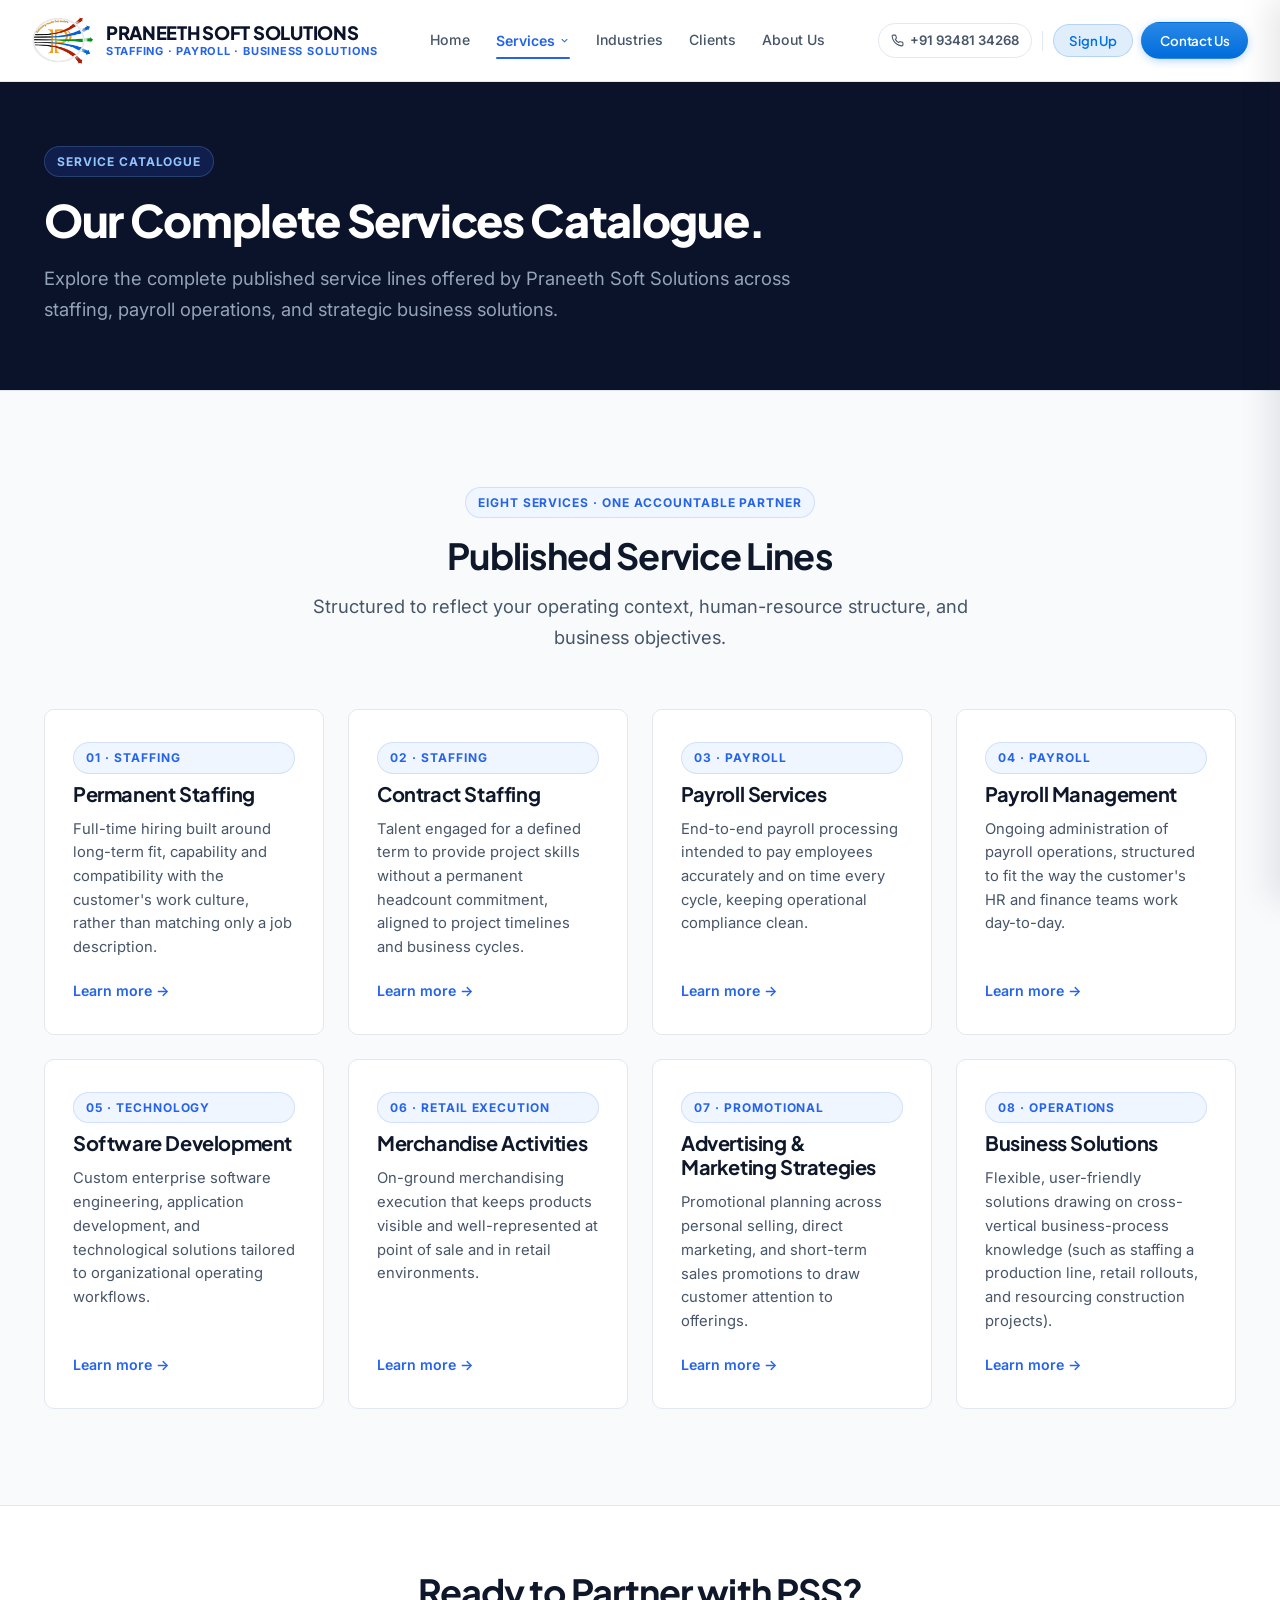
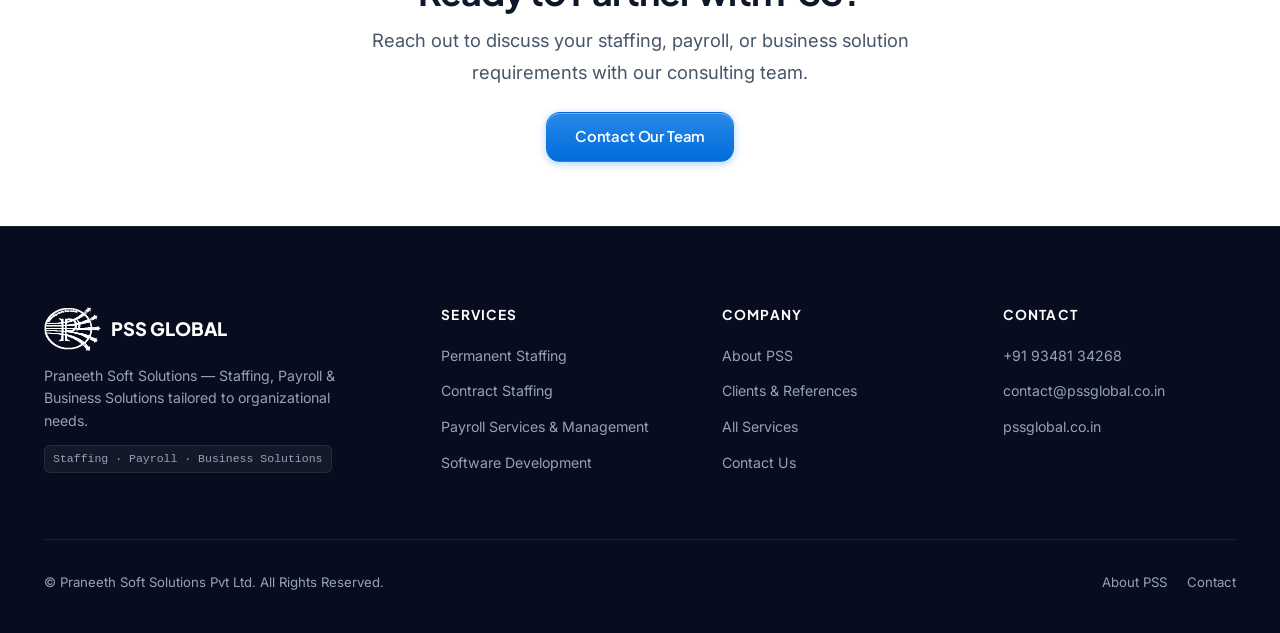
<file: services.html>
﻿<!DOCTYPE html>
<html lang="en">
<head>
  <meta charset="UTF-8">
  <meta name="viewport" content="width=device-width, initial-scale=1.0">
  <title>Services Catalogue | Praneeth Soft Solutions (PSS)</title>
  <meta name="description" content="Explore the published services of Praneeth Soft Solutions (PSS): Permanent and contract staffing, payroll services and management, software development, merchandising, advertising strategies, and business solutions.">
  <link rel="canonical" href="https://pssglobal.co.in/services.html">
  <link rel="icon" type="image/svg+xml" href="assets/favicon.svg">
  <link rel="icon" type="image/png" sizes="32x32" href="assets/favicon-32x32.png">
  <link rel="icon" type="image/png" sizes="16x16" href="assets/favicon-16x16.png">
  <link rel="apple-touch-icon" sizes="180x180" href="assets/apple-touch-icon.png">
  <link rel="shortcut icon" href="favicon.ico">
  <link rel="preconnect" href="https://fonts.googleapis.com">
  <link rel="preconnect" href="https://fonts.gstatic.com" crossorigin>
  <link href="https://fonts.googleapis.com/css2?family=Inter:wght@400;500;600;700&family=Plus+Jakarta+Sans:wght@500;600;700;800&display=swap" rel="stylesheet">
  <link rel="stylesheet" href="css/style.css?v=7.0">
</head>
<body>

    <!-- Sticky Executive Header -->
  <header class="site-header">
    <div class="container header-inner">
      <a href="index.html" class="brand-wrapper" aria-label="PSS Home">
        <img src="assets/logo-transparent.png" alt="PSS Logo" class="brand-logo-img" height="50">
        <div class="brand-title-group">
          <span class="brand-title-name">PRANEETH SOFT SOLUTIONS</span>
          <span class="brand-title-sub">Staffing &middot; Payroll &middot; Business Solutions</span>
        </div>
      </a>

      <!-- Desktop Navigation -->
      <nav class="nav-desktop" aria-label="Main Navigation">
        <a href="index.html" class="nav-link">Home</a>
        <div class="nav-dropdown">
          <button class="nav-link nav-dropdown-trigger active" aria-haspopup="true">
            Services
            <svg width="11" height="11" viewBox="0 0 24 24" fill="none" stroke="currentColor" stroke-width="2.2"><path d="M6 9l6 6 6-6"/></svg>
          </button>
          <div class="nav-dropdown-menu">
            <a href="staffing.html" class="dropdown-item">
              <span class="dropdown-title">Staffing Solutions</span>
              <span class="dropdown-desc">Permanent &amp; contract workforce solutions</span>
            </a>
            <a href="payroll.html" class="dropdown-item">
              <span class="dropdown-title">Payroll Services & Management</span>
              <span class="dropdown-desc">Cycle processing & operational administration</span>
            </a>
            <a href="business-solutions.html" class="dropdown-item">
              <span class="dropdown-title">Business & Marketing Solutions</span>
              <span class="dropdown-desc">Software development, merchandising & promotional strategy</span>
            </a>
            <div class="dropdown-divider"></div>
            <a href="services.html" class="dropdown-item dropdown-footer-link active">
              <span class="dropdown-title">
                Explore All Services
                <svg width="13" height="13" viewBox="0 0 24 24" fill="none" stroke="currentColor" stroke-width="2.2"><path d="M5 12h14M12 5l7 7-7 7"/></svg>
              </span>
            </a>
          </div>
        </div>
        <a href="industries.html" class="nav-link">Industries</a>
        <a href="clients.html" class="nav-link">Clients</a>
        <a href="about.html" class="nav-link">About Us</a>
      </nav>

      <!-- Header CTAs -->
      <div class="header-actions">
        <a href="tel:+919348134268" class="header-phone" title="Call +91 93481 34268">
          <svg width="13" height="13" viewBox="0 0 24 24" fill="none" stroke="currentColor" stroke-width="2"><path d="M22 16.92v3a2 2 0 0 1-2.18 2 19.79 19.79 0 0 1-8.63-3.07 19.5 19.5 0 0 1-6-6 19.79 19.79 0 0 1-3.07-8.67A2 2 0 0 1 4.11 2h3a2 2 0 0 1 2 1.72 12.84 12.84 0 0 0 .7 2.81 2 2 0 0 1-.45 2.11L8.09 9.91a16 16 0 0 0 6 6l1.27-1.27a2 2 0 0 1 2.11-.45 12.84 12.84 0 0 0 2.81.7A2 2 0 0 1 22 16.92z"/></svg>
          <span class="header-phone-text">+91 93481 34268</span>
        </a>
        <div class="header-action-divider" aria-hidden="true"></div>
        <button type="button" class="btn btn-tinted btn-pill header-btn-signup" data-open-modal="signup-modal">Sign Up</button>
        <a href="contact.html" class="btn btn-primary btn-pill header-btn-contact">Contact Us</a>
      </div>

      <!-- Mobile Hamburger Button -->
      <button class="mobile-nav-toggle" aria-label="Toggle navigation menu" aria-expanded="false">
        <span></span>
        <span></span>
        <span></span>
      </button>
    </div>
  </header>

    <!-- Mobile Drawer -->
  <div class="drawer-scrim"></div>
  <aside class="mobile-drawer" aria-label="Mobile Navigation">
    <a href="index.html" class="mobile-nav-link">Home</a>
    <a href="staffing.html" class="mobile-nav-link">Staffing Solutions</a>
    <a href="payroll.html" class="mobile-nav-link">Payroll Services & Management</a>
    <a href="business-solutions.html" class="mobile-nav-link">Business & Marketing Solutions</a>
    <a href="services.html" class="mobile-nav-link active">All Services</a>
    <a href="industries.html" class="mobile-nav-link">Industries</a>
    <a href="clients.html" class="mobile-nav-link">Clients</a>
    <a href="about.html" class="mobile-nav-link">About Us</a>
    <a href="contact.html" class="mobile-nav-link">Contact</a>
    <div style="margin-top: 24px; padding: 0 16px; display: flex; flex-direction: column; gap: 10px;">
      <button type="button" class="btn btn-primary btn-pill" data-open-modal="signup-modal" style="width: 100%;">Sign Up Now</button>
      <a href="tel:+919348134268" class="btn btn-outline btn-pill" style="width: 100%;">Call +91 93481 34268</a>
    </div>
  </aside>

  <main>
    <!-- Header Banner -->
    <section class="section-py-sm bg-dark">
      <div class="container">
        <div style="max-width: 800px;">
          <div class="eyebrow dark">Service Catalogue</div>
          <h1 style="color:#FFF; font-size:2.8rem; margin-bottom:16px;">Our Complete Services Catalogue.</h1>
          <p class="lead" style="color:var(--text-inverted-muted);">
            Explore the complete published service lines offered by Praneeth Soft Solutions across staffing, payroll operations, and strategic business solutions.
          </p>
        </div>
      </div>
    </section>

    <!-- 8 Services Directory Grid -->
    <section class="section-py bg-subtle">
      <div class="container">
        <div class="section-header center">
          <div class="eyebrow">Eight Services &middot; One Accountable Partner</div>
          <h2>Published Service Lines</h2>
          <p class="lead">Structured to reflect your operating context, human-resource structure, and business objectives.</p>
        </div>

        <div class="grid-4" style="margin-top:40px;">
          <!-- 1. Permanent Staffing -->
          <div class="service-card">
            <span class="eyebrow" style="margin-bottom:8px;">01 &middot; Staffing</span>
            <h3 class="service-card-title">Permanent Staffing</h3>
            <p class="service-card-desc">
              Full-time hiring built around long-term fit, capability and compatibility with the customer's work culture, rather than matching only a job description.
            </p>
            <a href="staffing.html" class="service-card-link" style="margin-top:auto;">Learn more &rarr;</a>
          </div>

          <!-- 2. Contract Staffing -->
          <div class="service-card">
            <span class="eyebrow" style="margin-bottom:8px;">02 &middot; Staffing</span>
            <h3 class="service-card-title">Contract Staffing</h3>
            <p class="service-card-desc">
              Talent engaged for a defined term to provide project skills without a permanent headcount commitment, aligned to project timelines and business cycles.
            </p>
            <a href="staffing.html" class="service-card-link" style="margin-top:auto;">Learn more &rarr;</a>
          </div>

          <!-- 3. Payroll Services -->
          <div class="service-card">
            <span class="eyebrow" style="margin-bottom:8px;">03 &middot; Payroll</span>
            <h3 class="service-card-title">Payroll Services</h3>
            <p class="service-card-desc">
              End-to-end payroll processing intended to pay employees accurately and on time every cycle, keeping operational compliance clean.
            </p>
            <a href="payroll.html" class="service-card-link" style="margin-top:auto;">Learn more &rarr;</a>
          </div>

          <!-- 4. Payroll Management -->
          <div class="service-card">
            <span class="eyebrow" style="margin-bottom:8px;">04 &middot; Payroll</span>
            <h3 class="service-card-title">Payroll Management</h3>
            <p class="service-card-desc">
              Ongoing administration of payroll operations, structured to fit the way the customer's HR and finance teams work day-to-day.
            </p>
            <a href="payroll.html" class="service-card-link" style="margin-top:auto;">Learn more &rarr;</a>
          </div>

          <!-- 5. Software Development -->
          <div class="service-card">
            <span class="eyebrow" style="margin-bottom:8px;">05 &middot; Technology</span>
            <h3 class="service-card-title">Software Development</h3>
            <p class="service-card-desc">
              Custom enterprise software engineering, application development, and technological solutions tailored to organizational operating workflows.
            </p>
            <a href="business-solutions.html" class="service-card-link" style="margin-top:auto;">Learn more &rarr;</a>
          </div>

          <!-- 6. Merchandise Activities -->
          <div class="service-card">
            <span class="eyebrow" style="margin-bottom:8px;">06 &middot; Retail Execution</span>
            <h3 class="service-card-title">Merchandise Activities</h3>
            <p class="service-card-desc">
              On-ground merchandising execution that keeps products visible and well-represented at point of sale and in retail environments.
            </p>
            <a href="business-solutions.html" class="service-card-link" style="margin-top:auto;">Learn more &rarr;</a>
          </div>

          <!-- 7. Advertising & Marketing Strategies -->
          <div class="service-card">
            <span class="eyebrow" style="margin-bottom:8px;">07 &middot; Promotional</span>
            <h3 class="service-card-title">Advertising &amp; Marketing Strategies</h3>
            <p class="service-card-desc">
              Promotional planning across personal selling, direct marketing, and short-term sales promotions to draw customer attention to offerings.
            </p>
            <a href="business-solutions.html" class="service-card-link" style="margin-top:auto;">Learn more &rarr;</a>
          </div>

          <!-- 8. Business Solutions -->
          <div class="service-card">
            <span class="eyebrow" style="margin-bottom:8px;">08 &middot; Operations</span>
            <h3 class="service-card-title">Business Solutions</h3>
            <p class="service-card-desc">
              Flexible, user-friendly solutions drawing on cross-vertical business-process knowledge (such as staffing a production line, retail rollouts, and resourcing construction projects).
            </p>
            <a href="business-solutions.html" class="service-card-link" style="margin-top:auto;">Learn more &rarr;</a>
          </div>
        </div>
      </div>
    </section>

    <!-- Consultation CTA -->
    <section class="section-py-sm" style="text-align:center;">
      <div class="container" style="max-width:700px;">
        <h2>Ready to Partner with PSS?</h2>
        <p class="lead" style="margin-top:12px; margin-bottom:24px;">
          Reach out to discuss your staffing, payroll, or business solution requirements with our consulting team.
        </p>
        <a href="contact.html" class="btn btn-primary" style="padding:12px 28px;">Contact Our Team</a>
      </div>
    </section>
  </main>

  <!-- Corporate Footer -->
  <footer class="site-footer">
    <div class="container">
      <div class="footer-grid">
        <div class="footer-brand">
          <div style="display:flex; align-items:center; gap:10px;">
            <img src="assets/logo-transparent.png" alt="PSS Logo" style="height:40px; width:auto; filter:brightness(0) invert(1);">
            <span style="font-family:var(--font-heading); font-weight:800; font-size:1.15rem; color:#FFFFFF;">PSS GLOBAL</span>
          </div>
          <p>Praneeth Soft Solutions &mdash; Staffing, Payroll & Business Solutions tailored to organizational needs.</p>
          <div class="footer-cin">Staffing &middot; Payroll &middot; Business Solutions</div>
        </div>

        <div>
          <h4 class="footer-col-title">Services</h4>
          <ul class="footer-links">
            <li><a href="staffing.html">Permanent Staffing</a></li>
            <li><a href="staffing.html">Contract Staffing</a></li>
            <li><a href="payroll.html">Payroll Services & Management</a></li>
            <li><a href="business-solutions.html">Software Development</a></li>
          </ul>
        </div>

        <div>
          <h4 class="footer-col-title">Company</h4>
          <ul class="footer-links">
            <li><a href="about.html">About PSS</a></li>
            <li><a href="clients.html">Clients & References</a></li>
            <li><a href="services.html">All Services</a></li>
            <li><a href="contact.html">Contact Us</a></li>
          </ul>
        </div>

        <div>
          <h4 class="footer-col-title">Contact</h4>
          <ul class="footer-links">
            <li><a href="tel:+919348134268">+91 93481 34268</a></li>
            <li><a href="mailto:contact@pssglobal.co.in">contact@pssglobal.co.in</a></li>
            <li><a href="https://pssglobal.co.in/">pssglobal.co.in</a></li>
          </ul>
        </div>
      </div>

      <div class="footer-bottom">
        <div>&copy; Praneeth Soft Solutions Pvt Ltd. All Rights Reserved.</div>
        <div style="display:flex; gap:20px;">
          <a href="about.html">About PSS</a>
          <a href="contact.html">Contact</a>
        </div>
      </div>
    </div>
  </footer>

  <!-- iOS Signup Modal & Sheet (Apple Design System) -->
  <div id="signup-modal-scrim" class="ios-modal-scrim" aria-hidden="true"></div>

  <div id="signup-modal-sheet" class="ios-modal-sheet" role="dialog" aria-modal="true" aria-labelledby="ios-modal-title">
    <!-- iOS Pull-to-Dismiss Grabber for Mobile Sheet -->
    <div class="ios-sheet-grabber-area" aria-hidden="true">
      <div class="ios-sheet-grabber"></div>
    </div>

    <!-- Modal Header -->
    <div class="ios-modal-header">
      <div>
        <span class="ios-modal-badge">
          <svg width="10" height="10" viewBox="0 0 24 24" fill="currentColor"><circle cx="12" cy="12" r="10"/></svg>
          Quick Onboarding
        </span>
        <h2 id="ios-modal-title" class="ios-modal-title">Get Started with PSS</h2>
        <p class="ios-modal-subtitle">Create your account for staffing, payroll &amp; enterprise solutions</p>
      </div>
      <button type="button" class="btn-close-ios" id="signup-modal-close" aria-label="Close dialog">
        <svg width="14" height="14" viewBox="0 0 24 24" fill="none" stroke="currentColor" stroke-width="2.6" stroke-linecap="round"><path d="M18 6L6 18M6 6l12 12"/></svg>
      </button>
    </div>

    <div id="ios-modal-body-content">
      <!-- Apple Segmented Control -->
      <div class="ios-segmented-control" role="tablist" aria-label="Account Type">
        <button type="button" class="ios-segment-btn active" role="tab" aria-selected="true" data-role="employer">
          <svg width="14" height="14" viewBox="0 0 24 24" fill="none" stroke="currentColor" stroke-width="2"><rect x="2" y="7" width="20" height="14" rx="2"/><path d="M16 21V5a2 2 0 0 0-2-2h-4a2 2 0 0 0-2 2v16"/></svg>
          Employer / Client
        </button>
        <button type="button" class="ios-segment-btn" role="tab" aria-selected="false" data-role="candidate">
          <svg width="14" height="14" viewBox="0 0 24 24" fill="none" stroke="currentColor" stroke-width="2"><path d="M20 21v-2a4 4 0 0 0-4-4H8a4 4 0 0 0-4 4v2"/><circle cx="12" cy="7" r="4"/></svg>
          Candidate / Talent
        </button>
      </div>

      <!-- Quick Social Auth Stack -->
      <div class="ios-social-stack">
        <button type="button" class="ios-social-btn btn-apple">
          <svg width="16" height="16" viewBox="0 0 170 170" fill="currentColor">
            <path d="M150.37 130.25c-2.45 5.66-5.35 10.87-8.71 15.66-4.58 6.53-8.33 11.05-11.22 13.56-4.48 4.12-9.28 6.23-14.42 6.35-3.69 0-8.14-1.05-13.32-3.18-5.19-2.12-9.97-3.17-14.34-3.17-4.58 0-9.49 1.05-14.75 3.17-5.26 2.13-9.5 3.24-12.74 3.35-4.35.13-9.16-1.9-14.42-6.08-3.69-3.04-7.56-7.71-11.61-14.01-6.19-9.69-10.9-20.65-14.14-32.88-3.23-12.22-4.85-23.71-4.85-34.46 0-14.35 3.52-26.31 10.56-35.88 7.03-9.57 16.03-14.47 26.98-14.7 4.9.11 10.15 1.34 15.75 3.69 5.6 2.35 9.38 3.59 11.35 3.71 1.74-.23 5.64-1.52 11.71-3.87 6.07-2.35 11.45-3.41 16.14-3.18 12.18.9 22.06 5.43 29.63 13.59-10.68 6.42-15.91 15.53-15.7 27.34.22 9.24 3.77 17.06 10.66 23.47 6.89 6.42 15.17 10.15 24.84 11.21-2.28 7.18-5.18 14.5-8.7 21.96zM119.22 33.64c-.11-7.07 2.45-13.79 7.68-20.15 5.23-6.36 11.77-10.53 19.63-12.51.22 1.3.33 2.5.33 3.59 0 6.96-2.61 13.68-7.83 20.16-5.22 6.48-11.83 10.54-19.81 12.18v-3.27z"/>
          </svg>
          Continue with Apple
        </button>

        <button type="button" class="ios-social-btn btn-google">
          <svg width="16" height="16" viewBox="0 0 24 24">
            <path fill="#4285F4" d="M22.56 12.25c0-.78-.07-1.53-.2-2.25H12v4.26h5.92c-.26 1.37-1.04 2.53-2.21 3.31v2.77h3.57c2.08-1.92 3.28-4.74 3.28-8.09z"/>
            <path fill="#34A853" d="M12 23c2.97 0 5.46-.98 7.28-2.66l-3.57-2.77c-.98.66-2.23 1.06-3.71 1.06-2.86 0-5.29-1.93-6.16-4.53H2.18v2.84C3.99 20.53 7.7 23 12 23z"/>
            <path fill="#FBBC05" d="M5.84 14.09c-.22-.66-.35-1.36-.35-2.09s.13-1.43.35-2.09V7.06H2.18C1.43 8.55 1 10.22 1 12s.43 3.45 1.18 4.94l2.85-2.22.81-.63z"/>
            <path fill="#EA4335" d="M12 5.38c1.62 0 3.06.56 4.21 1.64l3.15-3.15C17.45 2.09 14.97 1 12 1 7.7 1 3.99 3.47 2.18 7.06l3.66 2.84c.87-2.6 3.3-4.52 6.16-4.52z"/>
          </svg>
          Continue with Google
        </button>
      </div>

      <!-- Hairline divider -->
      <div class="ios-divider">
        <span>or sign up with email</span>
      </div>

      <!-- Inset Grouped Table Form -->
      <form id="ios-signup-form" novalidate>
        <input type="hidden" id="ios-signup-role" name="role" value="employer">

        <div class="ios-grouped-card">
          <div class="ios-field-row">
            <label class="ios-field-label" for="ios-signup-name">Full Name</label>
            <input type="text" id="ios-signup-name" name="name" class="ios-input" placeholder="e.g. Srikant Sharma" required autocomplete="name">
          </div>

          <div class="ios-field-row" id="ios-field-company-row">
            <label class="ios-field-label" for="ios-signup-company">Company / Organization</label>
            <input type="text" id="ios-signup-company" name="company" class="ios-input" placeholder="e.g. Persistent Systems" autocomplete="organization">
          </div>

          <div class="ios-field-row">
            <label class="ios-field-label" id="ios-label-role" for="ios-signup-email">Work Email</label>
            <input type="email" id="ios-signup-email" name="email" class="ios-input" placeholder="name@company.com" required autocomplete="email">
          </div>

          <div class="ios-field-row">
            <label class="ios-field-label" for="ios-signup-phone">Phone Number</label>
            <input type="tel" id="ios-signup-phone" name="phone" class="ios-input" placeholder="+91 93481 34268" autocomplete="tel">
          </div>
        </div>

        <button type="submit" class="btn btn-primary btn-pill btn-ios-submit">
          <span>Create Account</span>
          <svg width="15" height="15" viewBox="0 0 24 24" fill="none" stroke="currentColor" stroke-width="2.5"><path d="M5 12h14M12 5l7 7-7 7"/></svg>
        </button>

        <div class="ios-modal-footer">
          <p class="ios-modal-terms">
            By proceeding, you agree to PSS Global's <a href="about.html">Terms of Service</a> and <a href="about.html">Privacy Policy</a>.
          </p>
        </div>
      </form>
    </div>
  </div>

  <script src="js/main.js?v=7.0"></script>
</body>
</html>
</file>
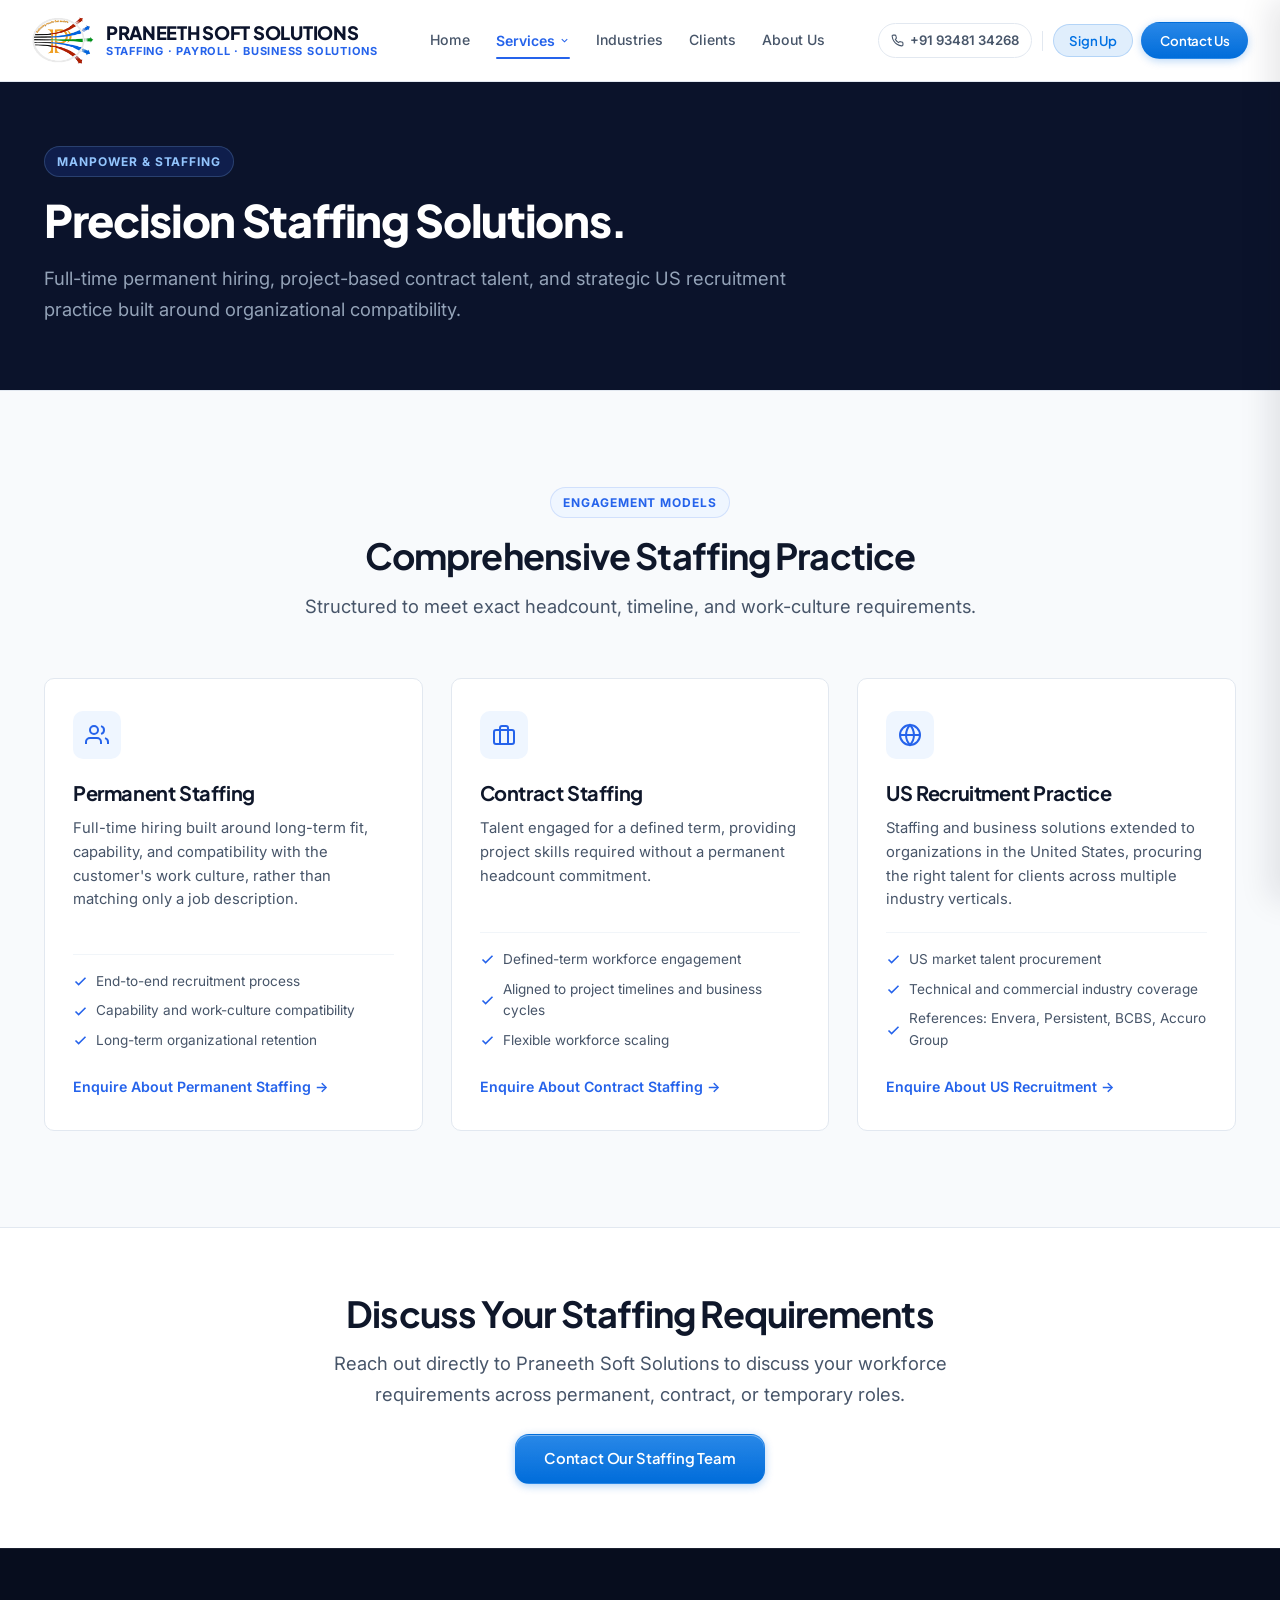
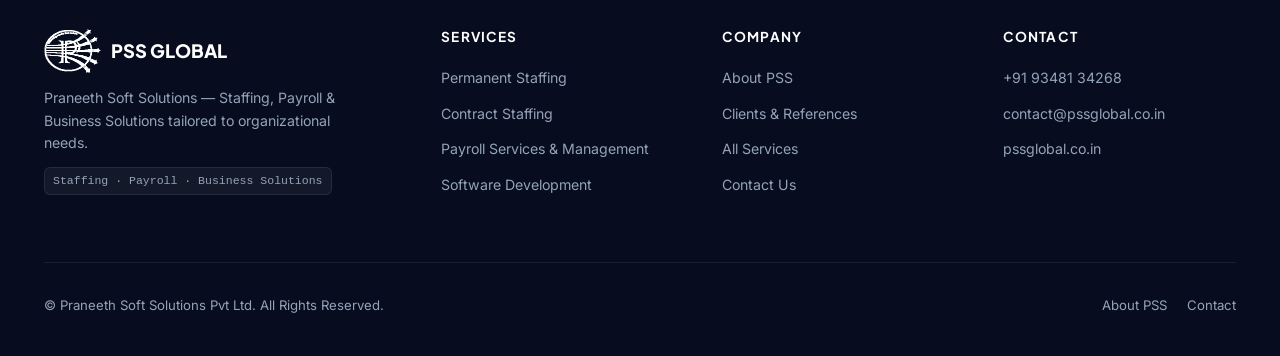
<file: staffing.html>
﻿<!DOCTYPE html>
<html lang="en">
<head>
  <meta charset="UTF-8">
  <meta name="viewport" content="width=device-width, initial-scale=1.0">
  <title>Staffing Solutions | Praneeth Soft Solutions (PSS)</title>
  <meta name="description" content="Permanent, contract, temporary and US recruitment solutions by Praneeth Soft Solutions (PSS). Built around long-term capability and organizational work culture.">
  <link rel="canonical" href="https://pssglobal.co.in/staffing.html">
  <link rel="icon" type="image/svg+xml" href="assets/favicon.svg">
  <link rel="icon" type="image/png" sizes="32x32" href="assets/favicon-32x32.png">
  <link rel="icon" type="image/png" sizes="16x16" href="assets/favicon-16x16.png">
  <link rel="apple-touch-icon" sizes="180x180" href="assets/apple-touch-icon.png">
  <link rel="shortcut icon" href="favicon.ico">
  <link rel="preconnect" href="https://fonts.googleapis.com">
  <link rel="preconnect" href="https://fonts.gstatic.com" crossorigin>
  <link href="https://fonts.googleapis.com/css2?family=Inter:wght@400;500;600;700&family=Plus+Jakarta+Sans:wght@500;600;700;800&display=swap" rel="stylesheet">
  <link rel="stylesheet" href="css/style.css?v=7.0">
</head>
<body>

    <!-- Sticky Executive Header -->
  <header class="site-header">
    <div class="container header-inner">
      <a href="index.html" class="brand-wrapper" aria-label="PSS Home">
        <img src="assets/logo-transparent.png" alt="PSS Logo" class="brand-logo-img" height="50">
        <div class="brand-title-group">
          <span class="brand-title-name">PRANEETH SOFT SOLUTIONS</span>
          <span class="brand-title-sub">Staffing &middot; Payroll &middot; Business Solutions</span>
        </div>
      </a>

      <!-- Desktop Navigation -->
      <nav class="nav-desktop" aria-label="Main Navigation">
        <a href="index.html" class="nav-link">Home</a>
        <div class="nav-dropdown">
          <button class="nav-link nav-dropdown-trigger active" aria-haspopup="true">
            Services
            <svg width="11" height="11" viewBox="0 0 24 24" fill="none" stroke="currentColor" stroke-width="2.2"><path d="M6 9l6 6 6-6"/></svg>
          </button>
          <div class="nav-dropdown-menu">
            <a href="staffing.html" class="dropdown-item active">
              <span class="dropdown-title">Staffing Solutions</span>
              <span class="dropdown-desc">Permanent &amp; contract workforce solutions</span>
            </a>
            <a href="payroll.html" class="dropdown-item">
              <span class="dropdown-title">Payroll Services & Management</span>
              <span class="dropdown-desc">Cycle processing & operational administration</span>
            </a>
            <a href="business-solutions.html" class="dropdown-item">
              <span class="dropdown-title">Business & Marketing Solutions</span>
              <span class="dropdown-desc">Software development, merchandising & promotional strategy</span>
            </a>
            <div class="dropdown-divider"></div>
            <a href="services.html" class="dropdown-item dropdown-footer-link">
              <span class="dropdown-title">
                Explore All Services
                <svg width="13" height="13" viewBox="0 0 24 24" fill="none" stroke="currentColor" stroke-width="2.2"><path d="M5 12h14M12 5l7 7-7 7"/></svg>
              </span>
            </a>
          </div>
        </div>
        <a href="industries.html" class="nav-link">Industries</a>
        <a href="clients.html" class="nav-link">Clients</a>
        <a href="about.html" class="nav-link">About Us</a>
      </nav>

      <!-- Header CTAs -->
      <div class="header-actions">
        <a href="tel:+919348134268" class="header-phone" title="Call +91 93481 34268">
          <svg width="13" height="13" viewBox="0 0 24 24" fill="none" stroke="currentColor" stroke-width="2"><path d="M22 16.92v3a2 2 0 0 1-2.18 2 19.79 19.79 0 0 1-8.63-3.07 19.5 19.5 0 0 1-6-6 19.79 19.79 0 0 1-3.07-8.67A2 2 0 0 1 4.11 2h3a2 2 0 0 1 2 1.72 12.84 12.84 0 0 0 .7 2.81 2 2 0 0 1-.45 2.11L8.09 9.91a16 16 0 0 0 6 6l1.27-1.27a2 2 0 0 1 2.11-.45 12.84 12.84 0 0 0 2.81.7A2 2 0 0 1 22 16.92z"/></svg>
          <span class="header-phone-text">+91 93481 34268</span>
        </a>
        <div class="header-action-divider" aria-hidden="true"></div>
        <button type="button" class="btn btn-tinted btn-pill header-btn-signup" data-open-modal="signup-modal">Sign Up</button>
        <a href="contact.html" class="btn btn-primary btn-pill header-btn-contact">Contact Us</a>
      </div>

      <!-- Mobile Hamburger Button -->
      <button class="mobile-nav-toggle" aria-label="Toggle navigation menu" aria-expanded="false">
        <span></span>
        <span></span>
        <span></span>
      </button>
    </div>
  </header>

    <!-- Mobile Drawer -->
  <div class="drawer-scrim"></div>
  <aside class="mobile-drawer" aria-label="Mobile Navigation">
    <a href="index.html" class="mobile-nav-link">Home</a>
    <a href="staffing.html" class="mobile-nav-link active">Staffing Solutions</a>
    <a href="payroll.html" class="mobile-nav-link">Payroll Services & Management</a>
    <a href="business-solutions.html" class="mobile-nav-link">Business & Marketing Solutions</a>
    <a href="services.html" class="mobile-nav-link">All Services</a>
    <a href="industries.html" class="mobile-nav-link">Industries</a>
    <a href="clients.html" class="mobile-nav-link">Clients</a>
    <a href="about.html" class="mobile-nav-link">About Us</a>
    <a href="contact.html" class="mobile-nav-link">Contact</a>
    <div style="margin-top: 24px; padding: 0 16px; display: flex; flex-direction: column; gap: 10px;">
      <button type="button" class="btn btn-primary btn-pill" data-open-modal="signup-modal" style="width: 100%;">Sign Up Now</button>
      <a href="tel:+919348134268" class="btn btn-outline btn-pill" style="width: 100%;">Call +91 93481 34268</a>
    </div>
  </aside>

  <main>
    <!-- Header Banner -->
    <section class="section-py-sm bg-dark">
      <div class="container">
        <div style="max-width: 800px;">
          <div class="eyebrow dark">Manpower &amp; Staffing</div>
          <h1 style="color:#FFF; font-size:2.8rem; margin-bottom:16px;">Precision Staffing Solutions.</h1>
          <p class="lead" style="color:var(--text-inverted-muted);">
            Full-time permanent hiring, project-based contract talent, and strategic US recruitment practice built around organizational compatibility.
          </p>
        </div>
      </div>
    </section>

    <!-- Staffing Practice Models -->
    <section class="section-py bg-subtle">
      <div class="container">
        <div class="section-header center">
          <div class="eyebrow">Engagement Models</div>
          <h2>Comprehensive Staffing Practice</h2>
          <p class="lead">Structured to meet exact headcount, timeline, and work-culture requirements.</p>
        </div>

        <div class="grid-3" style="margin-top:40px;">
          <!-- 1. Permanent Staffing -->
          <div class="service-card">
            <div class="service-card-icon">
              <svg width="24" height="24" viewBox="0 0 24 24" fill="none" stroke="currentColor" stroke-width="2"><path d="M16 21v-2a4 4 0 0 0-4-4H5a4 4 0 0 0-4 4v2"/><circle cx="9" cy="7" r="4"/><path d="M23 21v-2a4 4 0 0 0-3-3.87"/><path d="M16 3.13a4 4 0 0 1 0 7.75"/></svg>
            </div>
            <h3 class="service-card-title">Permanent Staffing</h3>
            <p class="service-card-desc">Full-time hiring built around long-term fit, capability, and compatibility with the customer's work culture, rather than matching only a job description.</p>
            <ul class="service-card-features">
              <li><svg width="15" height="15" viewBox="0 0 24 24" fill="none" stroke="currentColor" stroke-width="2.5"><polyline points="20 6 9 17 4 12"/></svg>End-to-end recruitment process</li>
              <li><svg width="15" height="15" viewBox="0 0 24 24" fill="none" stroke="currentColor" stroke-width="2.5"><polyline points="20 6 9 17 4 12"/></svg>Capability and work-culture compatibility</li>
              <li><svg width="15" height="15" viewBox="0 0 24 24" fill="none" stroke="currentColor" stroke-width="2.5"><polyline points="20 6 9 17 4 12"/></svg>Long-term organizational retention</li>
            </ul>
            <a href="contact.html" class="service-card-link">Enquire About Permanent Staffing &rarr;</a>
          </div>

          <!-- 2. Contract Staffing -->
          <div class="service-card">
            <div class="service-card-icon">
              <svg width="24" height="24" viewBox="0 0 24 24" fill="none" stroke="currentColor" stroke-width="2"><rect x="2" y="7" width="20" height="14" rx="2" ry="2"/><path d="M16 21V5a2 2 0 0 0-2-2h-4a2 2 0 0 0-2 2v16"/></svg>
            </div>
            <h3 class="service-card-title">Contract Staffing</h3>
            <p class="service-card-desc">Talent engaged for a defined term, providing project skills required without a permanent headcount commitment.</p>
            <ul class="service-card-features">
              <li><svg width="15" height="15" viewBox="0 0 24 24" fill="none" stroke="currentColor" stroke-width="2.5"><polyline points="20 6 9 17 4 12"/></svg>Defined-term workforce engagement</li>
              <li><svg width="15" height="15" viewBox="0 0 24 24" fill="none" stroke="currentColor" stroke-width="2.5"><polyline points="20 6 9 17 4 12"/></svg>Aligned to project timelines and business cycles</li>
              <li><svg width="15" height="15" viewBox="0 0 24 24" fill="none" stroke="currentColor" stroke-width="2.5"><polyline points="20 6 9 17 4 12"/></svg>Flexible workforce scaling</li>
            </ul>
            <a href="contact.html" class="service-card-link">Enquire About Contract Staffing &rarr;</a>
          </div>

          <!-- 3. US Recruitment Practice -->
          <div class="service-card">
            <div class="service-card-icon">
              <svg width="24" height="24" viewBox="0 0 24 24" fill="none" stroke="currentColor" stroke-width="2"><circle cx="12" cy="12" r="10"/><path d="M2 12h20"/><path d="M12 2a15.3 15.3 0 0 1 4 10 15.3 15.3 0 0 1-4 10 15.3 15.3 0 0 1-4-10 15.3 15.3 0 0 1 4-10z"/></svg>
            </div>
            <h3 class="service-card-title">US Recruitment Practice</h3>
            <p class="service-card-desc">Staffing and business solutions extended to organizations in the United States, procuring the right talent for clients across multiple industry verticals.</p>
            <ul class="service-card-features">
              <li><svg width="15" height="15" viewBox="0 0 24 24" fill="none" stroke="currentColor" stroke-width="2.5"><polyline points="20 6 9 17 4 12"/></svg>US market talent procurement</li>
              <li><svg width="15" height="15" viewBox="0 0 24 24" fill="none" stroke="currentColor" stroke-width="2.5"><polyline points="20 6 9 17 4 12"/></svg>Technical and commercial industry coverage</li>
              <li><svg width="15" height="15" viewBox="0 0 24 24" fill="none" stroke="currentColor" stroke-width="2.5"><polyline points="20 6 9 17 4 12"/></svg>References: Envera, Persistent, BCBS, Accuro Group</li>
            </ul>
            <a href="contact.html" class="service-card-link">Enquire About US Recruitment &rarr;</a>
          </div>
        </div>
      </div>
    </section>

    <!-- Consultation CTA -->
    <section class="section-py-sm" style="text-align:center;">
      <div class="container" style="max-width:700px;">
        <h2>Discuss Your Staffing Requirements</h2>
        <p class="lead" style="margin-top:12px; margin-bottom:24px;">
          Reach out directly to Praneeth Soft Solutions to discuss your workforce requirements across permanent, contract, or temporary roles.
        </p>
        <a href="contact.html" class="btn btn-primary" style="padding:12px 28px;">Contact Our Staffing Team</a>
      </div>
    </section>
  </main>

  <!-- Corporate Footer -->
  <footer class="site-footer">
    <div class="container">
      <div class="footer-grid">
        <div class="footer-brand">
          <div style="display:flex; align-items:center; gap:10px;">
            <img src="assets/logo-transparent.png" alt="PSS Logo" style="height:40px; width:auto; filter:brightness(0) invert(1);">
            <span style="font-family:var(--font-heading); font-weight:800; font-size:1.15rem; color:#FFFFFF;">PSS GLOBAL</span>
          </div>
          <p>Praneeth Soft Solutions &mdash; Staffing, Payroll & Business Solutions tailored to organizational needs.</p>
          <div class="footer-cin">Staffing &middot; Payroll &middot; Business Solutions</div>
        </div>

        <div>
          <h4 class="footer-col-title">Services</h4>
          <ul class="footer-links">
            <li><a href="staffing.html">Permanent Staffing</a></li>
            <li><a href="staffing.html">Contract Staffing</a></li>
            <li><a href="payroll.html">Payroll Services & Management</a></li>
            <li><a href="business-solutions.html">Software Development</a></li>
          </ul>
        </div>

        <div>
          <h4 class="footer-col-title">Company</h4>
          <ul class="footer-links">
            <li><a href="about.html">About PSS</a></li>
            <li><a href="clients.html">Clients & References</a></li>
            <li><a href="services.html">All Services</a></li>
            <li><a href="contact.html">Contact Us</a></li>
          </ul>
        </div>

        <div>
          <h4 class="footer-col-title">Contact</h4>
          <ul class="footer-links">
            <li><a href="tel:+919348134268">+91 93481 34268</a></li>
            <li><a href="mailto:contact@pssglobal.co.in">contact@pssglobal.co.in</a></li>
            <li><a href="https://pssglobal.co.in/">pssglobal.co.in</a></li>
          </ul>
        </div>
      </div>

      <div class="footer-bottom">
        <div>&copy; Praneeth Soft Solutions Pvt Ltd. All Rights Reserved.</div>
        <div style="display:flex; gap:20px;">
          <a href="about.html">About PSS</a>
          <a href="contact.html">Contact</a>
        </div>
      </div>
    </div>
  </footer>

  <!-- iOS Signup Modal & Sheet (Apple Design System) -->
  <div id="signup-modal-scrim" class="ios-modal-scrim" aria-hidden="true"></div>

  <div id="signup-modal-sheet" class="ios-modal-sheet" role="dialog" aria-modal="true" aria-labelledby="ios-modal-title">
    <!-- iOS Pull-to-Dismiss Grabber for Mobile Sheet -->
    <div class="ios-sheet-grabber-area" aria-hidden="true">
      <div class="ios-sheet-grabber"></div>
    </div>

    <!-- Modal Header -->
    <div class="ios-modal-header">
      <div>
        <span class="ios-modal-badge">
          <svg width="10" height="10" viewBox="0 0 24 24" fill="currentColor"><circle cx="12" cy="12" r="10"/></svg>
          Quick Onboarding
        </span>
        <h2 id="ios-modal-title" class="ios-modal-title">Get Started with PSS</h2>
        <p class="ios-modal-subtitle">Create your account for staffing, payroll &amp; enterprise solutions</p>
      </div>
      <button type="button" class="btn-close-ios" id="signup-modal-close" aria-label="Close dialog">
        <svg width="14" height="14" viewBox="0 0 24 24" fill="none" stroke="currentColor" stroke-width="2.6" stroke-linecap="round"><path d="M18 6L6 18M6 6l12 12"/></svg>
      </button>
    </div>

    <div id="ios-modal-body-content">
      <!-- Apple Segmented Control -->
      <div class="ios-segmented-control" role="tablist" aria-label="Account Type">
        <button type="button" class="ios-segment-btn active" role="tab" aria-selected="true" data-role="employer">
          <svg width="14" height="14" viewBox="0 0 24 24" fill="none" stroke="currentColor" stroke-width="2"><rect x="2" y="7" width="20" height="14" rx="2"/><path d="M16 21V5a2 2 0 0 0-2-2h-4a2 2 0 0 0-2 2v16"/></svg>
          Employer / Client
        </button>
        <button type="button" class="ios-segment-btn" role="tab" aria-selected="false" data-role="candidate">
          <svg width="14" height="14" viewBox="0 0 24 24" fill="none" stroke="currentColor" stroke-width="2"><path d="M20 21v-2a4 4 0 0 0-4-4H8a4 4 0 0 0-4 4v2"/><circle cx="12" cy="7" r="4"/></svg>
          Candidate / Talent
        </button>
      </div>

      <!-- Quick Social Auth Stack -->
      <div class="ios-social-stack">
        <button type="button" class="ios-social-btn btn-apple">
          <svg width="16" height="16" viewBox="0 0 170 170" fill="currentColor">
            <path d="M150.37 130.25c-2.45 5.66-5.35 10.87-8.71 15.66-4.58 6.53-8.33 11.05-11.22 13.56-4.48 4.12-9.28 6.23-14.42 6.35-3.69 0-8.14-1.05-13.32-3.18-5.19-2.12-9.97-3.17-14.34-3.17-4.58 0-9.49 1.05-14.75 3.17-5.26 2.13-9.5 3.24-12.74 3.35-4.35.13-9.16-1.9-14.42-6.08-3.69-3.04-7.56-7.71-11.61-14.01-6.19-9.69-10.9-20.65-14.14-32.88-3.23-12.22-4.85-23.71-4.85-34.46 0-14.35 3.52-26.31 10.56-35.88 7.03-9.57 16.03-14.47 26.98-14.7 4.9.11 10.15 1.34 15.75 3.69 5.6 2.35 9.38 3.59 11.35 3.71 1.74-.23 5.64-1.52 11.71-3.87 6.07-2.35 11.45-3.41 16.14-3.18 12.18.9 22.06 5.43 29.63 13.59-10.68 6.42-15.91 15.53-15.7 27.34.22 9.24 3.77 17.06 10.66 23.47 6.89 6.42 15.17 10.15 24.84 11.21-2.28 7.18-5.18 14.5-8.7 21.96zM119.22 33.64c-.11-7.07 2.45-13.79 7.68-20.15 5.23-6.36 11.77-10.53 19.63-12.51.22 1.3.33 2.5.33 3.59 0 6.96-2.61 13.68-7.83 20.16-5.22 6.48-11.83 10.54-19.81 12.18v-3.27z"/>
          </svg>
          Continue with Apple
        </button>

        <button type="button" class="ios-social-btn btn-google">
          <svg width="16" height="16" viewBox="0 0 24 24">
            <path fill="#4285F4" d="M22.56 12.25c0-.78-.07-1.53-.2-2.25H12v4.26h5.92c-.26 1.37-1.04 2.53-2.21 3.31v2.77h3.57c2.08-1.92 3.28-4.74 3.28-8.09z"/>
            <path fill="#34A853" d="M12 23c2.97 0 5.46-.98 7.28-2.66l-3.57-2.77c-.98.66-2.23 1.06-3.71 1.06-2.86 0-5.29-1.93-6.16-4.53H2.18v2.84C3.99 20.53 7.7 23 12 23z"/>
            <path fill="#FBBC05" d="M5.84 14.09c-.22-.66-.35-1.36-.35-2.09s.13-1.43.35-2.09V7.06H2.18C1.43 8.55 1 10.22 1 12s.43 3.45 1.18 4.94l2.85-2.22.81-.63z"/>
            <path fill="#EA4335" d="M12 5.38c1.62 0 3.06.56 4.21 1.64l3.15-3.15C17.45 2.09 14.97 1 12 1 7.7 1 3.99 3.47 2.18 7.06l3.66 2.84c.87-2.6 3.3-4.52 6.16-4.52z"/>
          </svg>
          Continue with Google
        </button>
      </div>

      <!-- Hairline divider -->
      <div class="ios-divider">
        <span>or sign up with email</span>
      </div>

      <!-- Inset Grouped Table Form -->
      <form id="ios-signup-form" novalidate>
        <input type="hidden" id="ios-signup-role" name="role" value="employer">

        <div class="ios-grouped-card">
          <div class="ios-field-row">
            <label class="ios-field-label" for="ios-signup-name">Full Name</label>
            <input type="text" id="ios-signup-name" name="name" class="ios-input" placeholder="e.g. Srikant Sharma" required autocomplete="name">
          </div>

          <div class="ios-field-row" id="ios-field-company-row">
            <label class="ios-field-label" for="ios-signup-company">Company / Organization</label>
            <input type="text" id="ios-signup-company" name="company" class="ios-input" placeholder="e.g. Persistent Systems" autocomplete="organization">
          </div>

          <div class="ios-field-row">
            <label class="ios-field-label" id="ios-label-role" for="ios-signup-email">Work Email</label>
            <input type="email" id="ios-signup-email" name="email" class="ios-input" placeholder="name@company.com" required autocomplete="email">
          </div>

          <div class="ios-field-row">
            <label class="ios-field-label" for="ios-signup-phone">Phone Number</label>
            <input type="tel" id="ios-signup-phone" name="phone" class="ios-input" placeholder="+91 93481 34268" autocomplete="tel">
          </div>
        </div>

        <button type="submit" class="btn btn-primary btn-pill btn-ios-submit">
          <span>Create Account</span>
          <svg width="15" height="15" viewBox="0 0 24 24" fill="none" stroke="currentColor" stroke-width="2.5"><path d="M5 12h14M12 5l7 7-7 7"/></svg>
        </button>

        <div class="ios-modal-footer">
          <p class="ios-modal-terms">
            By proceeding, you agree to PSS Global's <a href="about.html">Terms of Service</a> and <a href="about.html">Privacy Policy</a>.
          </p>
        </div>
      </form>
    </div>
  </div>

  <script src="js/main.js?v=7.0"></script>
</body>
</html>
</file>
<file: css/style.css>
/* ==========================================================================
   PSS GLOBAL (PRANEETH SOFT SOLUTIONS PVT LTD) — MASTER DESIGN SYSTEM
   International IT Staffing, Recruitment & Technology Solutions
   Aesthetic: Classy, Minimalist Corporate, Deep Navy & Charcoal Architecture
   ========================================================================== */

:root {
  /* --- Master Palette: Deep Navy, Charcoal, Slate, Pristine White & Blue --- */
  --pss-navy-950: #070D1E;
  --pss-navy-900: #0B132B;
  --pss-navy-800: #131E3D;
  --pss-navy-700: #1C2D5A;
  
  --pss-charcoal-900: #0F172A;
  --pss-charcoal-800: #1E293B;
  --pss-charcoal-700: #334155;
  --pss-charcoal-600: #475569;
  --pss-charcoal-500: #64748B;
  
  --pss-blue-700: #1D4ED8;
  --pss-blue-600: #2563EB;
  --pss-blue-500: #3B82F6;
  --pss-blue-100: #DBEAFE;
  --pss-blue-50:  #EFF6FF;

  --pss-amber-600: #D97706;
  --pss-amber-500: #F59E0B;
  --pss-amber-50:  #FFFBEB;

  --pss-emerald-600: #059669;
  --pss-emerald-500: #10B981;
  --pss-emerald-50:  #ECFDF5;

  /* Surfaces & Structural Borders */
  --bg-canvas: #FFFFFF;
  --bg-subtle: #F8FAFC;
  --bg-card: #FFFFFF;
  --bg-card-hover: #FAFCFF;
  --bg-dark: #0B132B;
  --bg-dark-card: #131E3D;

  --border-light: #E2E8F0;
  --border-subtle: #F1F5F9;
  --border-accent: rgba(37, 99, 235, 0.2);
  --border-dark: rgba(255, 255, 255, 0.1);

  /* Typography */
  --font-heading: 'Plus Jakarta Sans', -apple-system, BlinkMacSystemFont, 'Segoe UI', Roboto, sans-serif;
  --font-body: 'Inter', -apple-system, BlinkMacSystemFont, 'Segoe UI', Roboto, sans-serif;

  --text-primary: #0F172A;
  --text-secondary: #475569;
  --text-muted: #64748B;
  --text-inverted: #FFFFFF;
  --text-inverted-muted: #94A3B8;

  /* Elevation & Shadows */
  --shadow-xs: 0 1px 2px rgba(15, 23, 42, 0.04);
  --shadow-sm: 0 2px 6px rgba(15, 23, 42, 0.04), 0 1px 2px rgba(15, 23, 42, 0.02);
  --shadow-md: 0 8px 20px rgba(15, 23, 42, 0.06), 0 2px 6px rgba(15, 23, 42, 0.03);
  --shadow-lg: 0 16px 36px rgba(15, 23, 42, 0.09), 0 4px 10px rgba(15, 23, 42, 0.04);
  --shadow-hover: 0 20px 40px -10px rgba(15, 23, 42, 0.12), 0 4px 10px rgba(15, 23, 42, 0.04);

  /* Apple-inspired Motion Physics */
  --ease-spring: cubic-bezier(0.16, 1, 0.3, 1);
  --transition-fast: 160ms ease;
  --transition-base: 240ms var(--ease-spring);
  --transition-smooth: 360ms var(--ease-spring);

  /* Container & Radius */
  --container-max: 1240px;
  --radius-sm: 6px;
  --radius-md: 10px;
  --radius-lg: 14px;
  --radius-full: 9999px;
}

/* ==========================================================================
   CSS RESET & BASE
   ========================================================================== */
*, *::before, *::after {
  box-sizing: border-box;
  margin: 0;
  padding: 0;
}

html {
  font-size: 16px;
  scroll-behavior: smooth;
  -webkit-font-smoothing: antialiased;
  -moz-osx-font-smoothing: grayscale;
}

body {
  font-family: var(--font-body);
  background-color: var(--bg-canvas);
  color: var(--text-primary);
  line-height: 1.6;
  overflow-x: hidden;
}

img, svg {
  display: block;
  max-width: 100%;
}

a {
  color: inherit;
  text-decoration: none;
  transition: color var(--transition-fast);
}

button, input, select, textarea {
  font-family: inherit;
  font-size: inherit;
  color: inherit;
}

/* ==========================================================================
   LAYOUT & CONTAINER
   ========================================================================== */
.container {
  width: 100%;
  max-width: var(--container-max);
  margin-left: auto;
  margin-right: auto;
  padding-left: 24px;
  padding-right: 24px;
}

.section-py {
  padding-top: 96px;
  padding-bottom: 96px;
}

.section-py-sm {
  padding-top: 64px;
  padding-bottom: 64px;
}

.bg-subtle {
  background-color: var(--bg-subtle);
  border-top: 1px solid var(--border-light);
  border-bottom: 1px solid var(--border-light);
}

.bg-dark {
  background-color: var(--bg-dark);
  color: var(--text-inverted);
}

/* ==========================================================================
   TYPOGRAPHY
   ========================================================================== */
h1, h2, h3, h4, h5, h6 {
  font-family: var(--font-heading);
  color: var(--text-primary);
  line-height: 1.2;
  font-weight: 700;
  letter-spacing: -0.02em;
}

.bg-dark h1, .bg-dark h2, .bg-dark h3, .bg-dark h4 {
  color: var(--text-inverted);
}

h1 { font-size: 3.25rem; font-weight: 800; letter-spacing: -0.03em; }
h2 { font-size: 2.25rem; font-weight: 700; letter-spacing: -0.025em; }
h3 { font-size: 1.5rem; font-weight: 700; }
h4 { font-size: 1.2rem; font-weight: 600; }

.lead {
  font-size: 1.15rem;
  color: var(--text-secondary);
  line-height: 1.7;
}

.bg-dark .lead {
  color: var(--text-inverted-muted);
}

.eyebrow {
  display: inline-flex;
  align-items: center;
  gap: 8px;
  font-size: 0.75rem;
  font-weight: 700;
  text-transform: uppercase;
  letter-spacing: 0.08em;
  color: var(--pss-blue-600);
  background: var(--pss-blue-50);
  border: 1px solid rgba(37, 99, 235, 0.15);
  padding: 5px 12px;
  border-radius: var(--radius-full);
  margin-bottom: 16px;
}

.eyebrow.dark {
  color: #93C5FD;
  background: rgba(30, 64, 175, 0.25);
  border-color: rgba(147, 197, 253, 0.2);
}

.section-header {
  max-width: 720px;
  margin-bottom: 56px;
}

.section-header.center {
  margin-left: auto;
  margin-right: auto;
  text-align: center;
}

.section-header h2 {
  margin-bottom: 14px;
}

/* ==========================================================================
   BUTTONS (AUTHENTIC iOS / APPLE DESIGN SYSTEM)
   01 Respond on press: scale .97 · 100ms. Feedback on touch-down, never release.
   Continuous squircle curvature (14px) and capsule pills (9999px).
   Specular highlights catching ambient light.
   ========================================================================== */
.btn {
  display: inline-flex;
  align-items: center;
  justify-content: center;
  gap: 8px;
  padding: 11px 22px;
  font-family: -apple-system, BlinkMacSystemFont, "SF Pro Text", var(--font-heading);
  font-weight: 600;
  font-size: 0.925rem;
  letter-spacing: -0.012em;
  border-radius: 14px; /* iOS continuous corner squircle */
  border: 1px solid transparent;
  cursor: pointer;
  white-space: nowrap;
  user-select: none;
  -webkit-user-select: none;
  -webkit-tap-highlight-color: transparent;
  touch-action: manipulation;
  /* Smooth natural recovery */
  transition: transform 260ms cubic-bezier(0.16, 1, 0.3, 1),
              background-color 180ms ease,
              border-color 180ms ease,
              box-shadow 260ms cubic-bezier(0.16, 1, 0.3, 1),
              filter 180ms ease;
  will-change: transform;
}

/* 01 Response — scale .97 · 100ms. Instant feedback on touch-down */
.btn:active,
.btn.is-pressed {
  transform: scale(0.97);
  transition: transform 100ms ease-out;
  filter: brightness(0.94);
}

/* Capsule / Pill variation */
.btn-pill {
  border-radius: 9999px;
}

/* Primary: iOS System Blue with Specular Top Highlight */
.btn-primary {
  background-color: #0071E3;
  background-image: linear-gradient(180deg, rgba(255, 255, 255, 0.16) 0%, rgba(0, 0, 0, 0.04) 100%);
  color: #FFFFFF;
  box-shadow: inset 0 1px 0 rgba(255, 255, 255, 0.35), 
              0 2px 8px rgba(0, 113, 227, 0.32);
}

.btn-primary:hover {
  background-color: #0077ED;
  box-shadow: inset 0 1px 0 rgba(255, 255, 255, 0.45), 
              0 4px 14px rgba(0, 113, 227, 0.42);
  color: #FFFFFF;
}

/* Secondary: iOS Midnight / Slate Inset */
.btn-secondary {
  background-color: var(--pss-navy-900);
  background-image: linear-gradient(180deg, rgba(255, 255, 255, 0.08) 0%, rgba(0, 0, 0, 0.1) 100%);
  color: #FFFFFF;
  box-shadow: inset 0 1px 0 rgba(255, 255, 255, 0.18), 
              0 2px 8px rgba(11, 19, 43, 0.3);
}

.btn-secondary:hover {
  background-color: var(--pss-navy-950);
  box-shadow: inset 0 1px 0 rgba(255, 255, 255, 0.25), 
              0 4px 12px rgba(11, 19, 43, 0.4);
  color: #FFFFFF;
}

/* Tinted: Authentic iOS Tinted Button */
.btn-tinted {
  background-color: rgba(0, 113, 227, 0.12);
  color: #0071E3;
  border-color: rgba(0, 113, 227, 0.2);
}

.btn-tinted:hover {
  background-color: rgba(0, 113, 227, 0.18);
  border-color: rgba(0, 113, 227, 0.3);
  color: #0071E3;
}

/* Outline: iOS Frosted Translucent Material */
.btn-outline {
  background-color: rgba(255, 255, 255, 0.85);
  backdrop-filter: blur(20px) saturate(180%);
  -webkit-backdrop-filter: blur(20px) saturate(180%);
  color: var(--text-primary);
  border-color: rgba(0, 0, 0, 0.08);
  box-shadow: inset 0 1px 0 rgba(255, 255, 255, 0.8), 
              0 2px 6px rgba(0, 0, 0, 0.04);
}

.btn-outline:hover {
  background-color: rgba(255, 255, 255, 0.98);
  border-color: rgba(0, 0, 0, 0.15);
  box-shadow: inset 0 1px 0 rgba(255, 255, 255, 0.9), 
              0 4px 12px rgba(0, 0, 0, 0.06);
}

/* Dark Outline: iOS Dark Frosted Glass */
.btn-outline-dark {
  background-color: rgba(255, 255, 255, 0.12);
  backdrop-filter: blur(20px) saturate(180%);
  -webkit-backdrop-filter: blur(20px) saturate(180%);
  color: #FFFFFF;
  border-color: rgba(255, 255, 255, 0.24);
  box-shadow: inset 0 1px 0 rgba(255, 255, 255, 0.25);
}

.btn-outline-dark:hover {
  background-color: rgba(255, 255, 255, 0.2);
  border-color: rgba(255, 255, 255, 0.4);
  color: #FFFFFF;
  box-shadow: inset 0 1px 0 rgba(255, 255, 255, 0.35), 
              0 4px 14px rgba(0, 0, 0, 0.2);
}

/* White Apple Floating Button */
.btn-white {
  background-color: #FFFFFF;
  color: var(--pss-navy-900);
  border-color: rgba(0, 0, 0, 0.06);
  box-shadow: 0 2px 8px rgba(0, 0, 0, 0.08);
}

.btn-white:hover {
  background-color: #F8FAFC;
  box-shadow: 0 4px 14px rgba(0, 0, 0, 0.12);
  color: var(--pss-navy-950);
}

/* Circular iOS Close Button */
.btn-close-ios {
  width: 32px;
  height: 32px;
  border-radius: 50%;
  background: rgba(118, 118, 128, 0.14);
  color: rgba(60, 60, 67, 0.7);
  display: inline-flex;
  align-items: center;
  justify-content: center;
  border: none;
  cursor: pointer;
  user-select: none;
  -webkit-user-select: none;
  -webkit-tap-highlight-color: transparent;
  touch-action: manipulation;
  transition: background-color 150ms ease, transform 90ms ease;
}

.btn-close-ios:hover {
  background: rgba(118, 118, 128, 0.22);
  color: rgba(60, 60, 67, 0.95);
}

.btn-close-ios:active {
  transform: scale(0.92);
  background: rgba(118, 118, 128, 0.3);
}

/* ==========================================================================
   NAVIGATION HEADER (STICKY TRANSLUCENT)
   ========================================================================== */
.site-header {
  position: sticky;
  top: 0;
  left: 0;
  right: 0;
  z-index: 1000;
  height: 82px;
  background: rgba(255, 255, 255, 0.95);
  backdrop-filter: blur(16px);
  -webkit-backdrop-filter: blur(16px);
  border-bottom: 1px solid var(--border-light);
  transition: height var(--transition-base), box-shadow var(--transition-base), background-color var(--transition-base);
}

.site-header .container {
  max-width: 1360px;
  padding-left: clamp(16px, 2.5vw, 32px);
  padding-right: clamp(16px, 2.5vw, 32px);
  width: 100%;
  box-sizing: border-box;
}

.site-header.scrolled {
  height: 70px;
  box-shadow: 0 4px 20px rgba(15, 23, 42, 0.06);
  background: rgba(255, 255, 255, 0.98);
}

.header-inner {
  display: flex;
  align-items: center;
  justify-content: space-between;
  gap: clamp(12px, 1.8vw, 24px);
  height: 100%;
  width: 100%;
  box-sizing: border-box;
}

.brand-wrapper {
  display: inline-flex;
  align-items: center;
  gap: 12px;
  text-decoration: none;
  flex-shrink: 0;
}

.brand-logo-img {
  height: 48px !important;
  width: auto !important;
  object-fit: contain;
  display: block;
  transition: height var(--transition-base);
}

.site-header.scrolled .brand-logo-img {
  height: 40px !important;
}

.brand-title-group {
  display: flex;
  flex-direction: column;
  white-space: nowrap;
  justify-content: center;
}

.brand-title-name {
  font-family: var(--font-heading);
  font-weight: 800;
  font-size: 1.15rem;
  letter-spacing: -0.015em;
  color: var(--pss-navy-900);
  line-height: 1.15;
}

.brand-title-sub {
  font-size: 0.69rem;
  font-weight: 700;
  letter-spacing: 0.07em;
  color: var(--pss-blue-600);
  text-transform: uppercase;
  line-height: 1.2;
  margin-top: 2px;
  transition: opacity var(--transition-fast);
}

/* Desktop Navigation */
.nav-desktop {
  display: flex;
  align-items: center;
  gap: 4px;
  flex-shrink: 0;
}

.nav-link {
  font-weight: 500;
  font-size: 0.88rem;
  color: var(--text-secondary);
  padding: 6px 11px;
  border-radius: var(--radius-sm);
  white-space: nowrap;
  transition: color var(--transition-fast), background-color var(--transition-fast);
  position: relative;
  text-decoration: none;
}

.nav-link:hover {
  color: var(--pss-navy-900);
  background-color: var(--bg-subtle);
}

.nav-link.active {
  color: var(--pss-blue-600);
  font-weight: 600;
}

.nav-link.active::after {
  content: "";
  position: absolute;
  bottom: -4px;
  left: 11px;
  right: 11px;
  height: 2px;
  background-color: var(--pss-blue-600);
  border-radius: 2px;
}

/* Dropdown */
.nav-dropdown {
  position: relative;
}

.nav-dropdown-trigger {
  display: inline-flex;
  align-items: center;
  gap: 4px;
  border: none;
  background: transparent;
  cursor: pointer;
  font-family: inherit;
}

.nav-dropdown-trigger svg {
  transition: transform var(--transition-fast);
}

.nav-dropdown:hover .nav-dropdown-trigger svg,
.nav-dropdown:focus-within .nav-dropdown-trigger svg {
  transform: rotate(180deg);
}

.nav-dropdown-menu {
  position: absolute;
  top: calc(100% + 8px);
  left: 0;
  width: 290px;
  background: #FFFFFF;
  border: 1px solid var(--border-light);
  border-radius: var(--radius-md);
  padding: 8px;
  box-shadow: 0 12px 32px rgba(15, 23, 42, 0.10), 0 2px 6px rgba(15, 23, 42, 0.04);
  opacity: 0;
  visibility: hidden;
  transform: translateY(6px);
  transition: opacity var(--transition-fast), transform var(--transition-fast), visibility var(--transition-fast);
  z-index: 1050;
}

.nav-dropdown:hover .nav-dropdown-menu,
.nav-dropdown:focus-within .nav-dropdown-menu {
  opacity: 1;
  visibility: visible;
  transform: translateY(0);
}

.dropdown-item {
  display: flex;
  flex-direction: column;
  padding: 9px 12px;
  border-radius: var(--radius-sm);
  text-decoration: none;
  transition: background-color var(--transition-fast);
}

.dropdown-item:hover {
  background-color: var(--bg-subtle);
}

.dropdown-title {
  font-size: 0.86rem;
  font-weight: 600;
  color: var(--text-primary);
  display: flex;
  align-items: center;
  justify-content: space-between;
}

.dropdown-desc {
  font-size: 0.74rem;
  color: var(--text-muted);
  margin-top: 2px;
  line-height: 1.35;
}

.dropdown-divider {
  height: 1px;
  background-color: var(--border-light);
  margin: 6px 0;
}

.dropdown-footer-link {
  background-color: #F8FAFC;
  border-radius: var(--radius-sm);
  padding: 8px 12px;
}

.dropdown-footer-link:hover {
  background-color: #F1F5F9;
}

.dropdown-footer-link .dropdown-title {
  color: var(--pss-blue-600);
  font-size: 0.82rem;
  font-weight: 600;
}

/* Header Action Cluster */
.header-actions {
  display: flex;
  align-items: center;
  gap: 8px;
  flex-shrink: 0;
}

.header-phone {
  display: inline-flex;
  align-items: center;
  gap: 6px;
  font-size: 0.82rem;
  font-weight: 600;
  color: var(--text-secondary);
  padding: 6px 12px;
  border-radius: var(--radius-full);
  border: 1px solid var(--border-light);
  background: #FFFFFF;
  text-decoration: none;
  white-space: nowrap;
  transition: color var(--transition-fast), border-color var(--transition-fast), background-color var(--transition-fast);
}

.header-phone:hover {
  color: var(--pss-blue-600);
  border-color: var(--pss-blue-600);
  background-color: #F8FAFC;
}

.header-action-divider {
  width: 1px;
  height: 20px;
  background-color: var(--border-light);
  margin: 0 2px;
  flex-shrink: 0;
}

.header-btn-signup {
  padding: 7px 15px !important;
  font-size: 0.83rem !important;
  font-weight: 600 !important;
  white-space: nowrap !important;
  cursor: pointer;
}

.header-btn-contact {
  padding: 7px 18px !important;
  font-size: 0.83rem !important;
  font-weight: 600 !important;
  white-space: nowrap !important;
  text-decoration: none !important;
  box-shadow: 0 2px 8px rgba(0, 113, 227, 0.28);
}

/* Mobile Toggle */
.mobile-nav-toggle {
  display: none;
  flex-direction: column;
  justify-content: center;
  align-items: center;
  gap: 5px;
  width: 40px;
  height: 40px;
  background: transparent;
  border: 1px solid var(--border-light);
  border-radius: var(--radius-sm);
  cursor: pointer;
}

.mobile-nav-toggle span {
  width: 20px;
  height: 2px;
  background-color: var(--text-primary);
  border-radius: 2px;
  transition: all var(--transition-fast);
}

/* Mobile Drawer */
.mobile-drawer {
  position: fixed;
  top: 0;
  right: 0;
  bottom: 0;
  width: 320px;
  max-width: 85vw;
  background: #FFFFFF;
  z-index: 1050;
  padding: 80px 24px 32px;
  display: flex;
  flex-direction: column;
  gap: 12px;
  box-shadow: -10px 0 30px rgba(15, 23, 42, 0.1);
  transform: translateX(100%);
  transition: transform var(--transition-smooth);
  overflow-y: auto;
}

.mobile-drawer.is-open {
  transform: translateX(0);
}

.drawer-scrim {
  position: fixed;
  inset: 0;
  background: rgba(15, 23, 42, 0.4);
  z-index: 1040;
  opacity: 0;
  visibility: hidden;
  transition: all var(--transition-fast);
}

.drawer-scrim.is-open {
  opacity: 1;
  visibility: visible;
}

.mobile-nav-link {
  font-size: 1.05rem;
  font-weight: 600;
  color: var(--text-primary);
  padding: 10px 0;
  border-bottom: 1px solid var(--border-subtle);
}

.mobile-nav-link.active {
  color: var(--pss-blue-600);
}

/* ==========================================================================
   HERO: EXECUTIVE SPLIT LAYOUT (CLASSY & CREDIBLE)
   ========================================================================== */
.hero-corporate {
  position: relative;
  background-color: var(--bg-dark);
  color: #FFFFFF;
  padding-top: 88px;
  padding-bottom: 96px;
  overflow: hidden;
}

.hero-corporate::before {
  content: "";
  position: absolute;
  top: 0;
  right: 0;
  width: 60%;
  height: 100%;
  background: radial-gradient(circle at 80% 20%, rgba(37, 99, 235, 0.14), transparent 60%);
  pointer-events: none;
}

.hero-grid {
  display: grid;
  grid-template-columns: 1.15fr 0.85fr;
  gap: 48px;
  align-items: center;
  position: relative;
  z-index: 2;
}

.hero-headline {
  font-size: 3.35rem;
  font-weight: 800;
  line-height: 1.14;
  letter-spacing: -0.03em;
  color: #FFFFFF;
  margin-bottom: 20px;
}

.hero-headline .text-blue {
  color: #60A5FA;
}

.hero-lead {
  font-size: 1.15rem;
  color: var(--text-inverted-muted);
  line-height: 1.7;
  margin-bottom: 32px;
}

.hero-actions {
  display: flex;
  align-items: center;
  gap: 14px;
  flex-wrap: wrap;
  margin-bottom: 40px;
}

/* ==========================================================================
   HERO METRICS / TRUST BADGES (SIDE-BY-SIDE APPLE INSET STRIP)
   4-Column Equal Grid with Hairline Dividers & Baseline Alignment
   ========================================================================== */
.hero-trust-badges {
  display: grid;
  grid-template-columns: repeat(4, 1fr);
  gap: 16px;
  align-items: stretch;
  padding: 18px 22px;
  margin-top: 36px;
  background: rgba(255, 255, 255, 0.04);
  backdrop-filter: blur(16px);
  -webkit-backdrop-filter: blur(16px);
  border: 1px solid rgba(255, 255, 255, 0.1);
  border-radius: 16px;
  box-shadow: inset 0 1px 0 rgba(255, 255, 255, 0.12), 
              0 8px 24px -6px rgba(0, 0, 0, 0.25);
}

.trust-badge-item {
  display: flex;
  flex-direction: column;
  justify-content: flex-start;
  align-items: flex-start;
  min-width: 0; /* Prevents overflow issues */
}

.trust-badge-item:not(:last-child) {
  padding-right: 14px;
  border-right: 1px solid rgba(255, 255, 255, 0.12);
}

.trust-badge-num {
  font-family: -apple-system, BlinkMacSystemFont, "SF Pro Display", var(--font-heading);
  font-size: clamp(1.2rem, 2vw, 1.65rem);
  font-weight: 800;
  color: #FFFFFF;
  line-height: 1.1;
  letter-spacing: -0.02em; /* 15 Typography */
  white-space: nowrap;
  margin-bottom: 4px;
}

.trust-badge-label {
  font-family: -apple-system, BlinkMacSystemFont, "SF Pro Text", var(--font-body);
  font-size: clamp(0.66rem, 0.85vw, 0.74rem);
  font-weight: 600;
  color: rgba(255, 255, 255, 0.65);
  text-transform: uppercase;
  letter-spacing: 0.04em;
  line-height: 1.25;
}

@media (max-width: 640px) {
  .hero-trust-badges {
    grid-template-columns: repeat(4, 1fr);
    gap: 6px;
    padding: 12px 10px;
    border-radius: 12px;
    margin-top: 24px;
  }
  .trust-badge-item:not(:last-child) {
    padding-right: 6px;
  }
  .trust-badge-num {
    font-size: 1.05rem;
  }
  .trust-badge-label {
    font-size: 0.58rem;
    letter-spacing: 0.02em;
  }
}

@media (max-width: 380px) {
  .hero-trust-badges {
    grid-template-columns: repeat(4, 1fr);
    gap: 4px;
    padding: 10px 6px;
  }
  .trust-badge-item:not(:last-child) {
    padding-right: 4px;
  }
  .trust-badge-num {
    font-size: 0.95rem;
  }
  .trust-badge-label {
    font-size: 0.52rem;
  }
}

/* Hero Media Visual Card */
.hero-visual-card {
  position: relative;
  border-radius: var(--radius-lg);
  overflow: hidden;
  box-shadow: 0 24px 48px -12px rgba(0, 0, 0, 0.5);
  border: 1px solid rgba(255, 255, 255, 0.15);
}

.hero-visual-img {
  width: 100%;
  height: 480px;
  object-fit: cover;
}

.hero-visual-overlay {
  position: absolute;
  bottom: 0;
  left: 0;
  right: 0;
  background: linear-gradient(to top, rgba(7, 13, 30, 0.95) 0%, rgba(7, 13, 30, 0.6) 60%, transparent 100%);
  padding: 32px 24px 24px;
}

.hero-visual-badge {
  display: inline-flex;
  align-items: center;
  gap: 8px;
  background: rgba(37, 99, 235, 0.9);
  color: #FFFFFF;
  font-size: 0.75rem;
  font-weight: 700;
  padding: 4px 10px;
  border-radius: var(--radius-sm);
  margin-bottom: 8px;
  text-transform: uppercase;
  letter-spacing: 0.05em;
}

.hero-visual-title {
  font-size: 1.15rem;
  font-weight: 700;
  color: #FFFFFF;
  margin-bottom: 4px;
}

.hero-visual-desc {
  font-size: 0.85rem;
  color: #CBD5E1;
  line-height: 1.4;
}

/* ==========================================================================
   ENTERPRISE CLIENTS STRIP (CLASSY MARQUEE / GRID)
   ========================================================================== */
.client-strip {
  background: #FFFFFF;
  border-bottom: 1px solid var(--border-light);
  padding: 36px 0;
}

.client-strip-title {
  text-align: center;
  font-size: 0.75rem;
  font-weight: 700;
  letter-spacing: 0.1em;
  text-transform: uppercase;
  color: var(--text-muted);
  margin-bottom: 24px;
}

.client-logo-grid {
  display: flex;
  flex-wrap: wrap;
  align-items: center;
  justify-content: center;
  gap: 20px 40px;
}

.client-tag {
  display: inline-flex;
  align-items: center;
  gap: 8px;
  padding: 8px 16px;
  background: var(--bg-subtle);
  border: 1px solid var(--border-light);
  border-radius: var(--radius-sm);
  font-size: 0.825rem;
  font-weight: 600;
  color: var(--text-secondary);
  transition: all var(--transition-fast);
}

.client-tag:hover {
  background: #FFFFFF;
  border-color: var(--pss-blue-500);
  color: var(--pss-blue-700);
  box-shadow: var(--shadow-sm);
}

.client-tag-dot {
  width: 6px;
  height: 6px;
  border-radius: 50%;
  background-color: var(--pss-blue-600);
}

/* ==========================================================================
   CARDS & GRID SYSTEMS
   ========================================================================== */
.grid-4 {
  display: grid;
  grid-template-columns: repeat(4, 1fr);
  gap: 24px;
}

.grid-3 {
  display: grid;
  grid-template-columns: repeat(3, 1fr);
  gap: 28px;
}

.grid-2 {
  display: grid;
  grid-template-columns: repeat(2, 1fr);
  gap: 32px;
}

/* Service Card (Architectural & Minimalist) */
.service-card {
  background: #FFFFFF;
  border: 1px solid var(--border-light);
  border-radius: var(--radius-md);
  padding: 32px 28px;
  display: flex;
  flex-direction: column;
  height: 100%;
  position: relative;
  transition: all var(--transition-smooth);
}

.service-card:hover {
  border-color: rgba(37, 99, 235, 0.4);
  box-shadow: var(--shadow-hover);
  transform: translateY(-4px);
}

.service-card-icon {
  width: 48px;
  height: 48px;
  border-radius: var(--radius-md);
  background: var(--pss-blue-50);
  color: var(--pss-blue-600);
  display: flex;
  align-items: center;
  justify-content: center;
  margin-bottom: 22px;
  transition: all var(--transition-fast);
}

.service-card:hover .service-card-icon {
  background: var(--pss-blue-600);
  color: #FFFFFF;
}

.service-card-title {
  font-size: 1.25rem;
  font-weight: 700;
  color: var(--text-primary);
  margin-bottom: 12px;
}

.service-card-desc {
  font-size: 0.925rem;
  color: var(--text-secondary);
  line-height: 1.6;
  margin-bottom: 20px;
  flex-grow: 1;
}

.service-card-features {
  list-style: none;
  display: flex;
  flex-direction: column;
  gap: 8px;
  margin-bottom: 24px;
  padding-top: 16px;
  border-top: 1px solid var(--border-subtle);
}

.service-card-features li {
  font-size: 0.85rem;
  color: var(--pss-charcoal-600);
  display: flex;
  align-items: center;
  gap: 8px;
}

.service-card-features li svg {
  color: var(--pss-blue-600);
  flex-shrink: 0;
}

.service-card-link {
  display: inline-flex;
  align-items: center;
  gap: 6px;
  font-size: 0.885rem;
  font-weight: 600;
  color: var(--pss-blue-600);
  margin-top: auto;
}

.service-card-link:hover {
  color: var(--pss-blue-700);
  gap: 10px;
}

/* Feature Split Showcase */
.showcase-split {
  display: grid;
  grid-template-columns: 1fr 1fr;
  gap: 48px;
  align-items: center;
}

.showcase-img-card {
  position: relative;
  border-radius: var(--radius-lg);
  overflow: hidden;
  border: 1px solid var(--border-light);
  box-shadow: var(--shadow-md);
}

.showcase-img {
  width: 100%;
  height: 440px;
  object-fit: cover;
}

/* Stats Metric Strip */
.stats-banner {
  background: var(--pss-navy-900);
  color: #FFFFFF;
  padding: 56px 0;
  border-top: 1px solid rgba(255, 255, 255, 0.1);
  border-bottom: 1px solid rgba(255, 255, 255, 0.1);
}

.stats-grid {
  display: grid;
  grid-template-columns: repeat(4, 1fr);
  gap: 32px;
  text-align: center;
}

.stat-item {
  position: relative;
}

.stat-item:not(:last-child)::after {
  content: "";
  position: absolute;
  top: 15%;
  right: 0;
  width: 1px;
  height: 70%;
  background: rgba(255, 255, 255, 0.15);
}

.stat-number {
  font-family: var(--font-heading);
  font-size: 2.75rem;
  font-weight: 800;
  color: #FFFFFF;
  line-height: 1.1;
  margin-bottom: 6px;
}

.stat-label {
  font-size: 0.85rem;
  color: var(--text-inverted-muted);
  text-transform: uppercase;
  letter-spacing: 0.05em;
}

/* ==========================================================================
   DUAL ACTION AUDIENCE BANNER (EMPLOYERS & CANDIDATES)
   ========================================================================== */
.dual-action-grid {
  display: grid;
  grid-template-columns: 1fr 1fr;
  gap: 32px;
}

.action-card {
  padding: 44px 40px;
  border-radius: var(--radius-lg);
  border: 1px solid var(--border-light);
  display: flex;
  flex-direction: column;
  height: 100%;
  transition: all var(--transition-smooth);
}

.action-card.employer {
  background: #FFFFFF;
}

.action-card.candidate {
  background: var(--pss-navy-900);
  color: #FFFFFF;
  border-color: rgba(255, 255, 255, 0.1);
}

.action-card:hover {
  box-shadow: var(--shadow-lg);
  transform: translateY(-4px);
}

.action-tag {
  display: inline-flex;
  font-size: 0.72rem;
  font-weight: 700;
  text-transform: uppercase;
  letter-spacing: 0.08em;
  padding: 4px 10px;
  border-radius: var(--radius-sm);
  margin-bottom: 16px;
  width: fit-content;
}

.employer .action-tag {
  background: var(--pss-blue-50);
  color: var(--pss-blue-600);
}

.candidate .action-tag {
  background: rgba(255, 255, 255, 0.12);
  color: #93C5FD;
}

.action-card h3 {
  font-size: 1.65rem;
  margin-bottom: 12px;
}

.employer h3 {
  color: var(--text-primary);
}

.candidate h3 {
  color: #FFFFFF;
}

.action-card p {
  font-size: 0.95rem;
  line-height: 1.6;
  margin-bottom: 28px;
  flex-grow: 1;
}

.employer p {
  color: var(--text-secondary);
}

.candidate p {
  color: var(--text-inverted-muted);
}

/* ==========================================================================
   FORMS & INPUTS (EXECUTIVE & FUNCTIONAL)
   ========================================================================== */
.form-group {
  margin-bottom: 20px;
}

.form-label {
  display: block;
  font-size: 0.85rem;
  font-weight: 600;
  color: var(--text-primary);
  margin-bottom: 6px;
}

.form-control {
  width: 100%;
  padding: 12px 14px;
  font-size: 0.925rem;
  background: #FFFFFF;
  border: 1px solid var(--border-light);
  border-radius: var(--radius-sm);
  color: var(--text-primary);
  transition: all var(--transition-fast);
}

.form-control:focus {
  outline: none;
  border-color: var(--pss-blue-600);
  box-shadow: 0 0 0 3px rgba(37, 99, 235, 0.12);
}

textarea.form-control {
  min-height: 110px;
  resize: vertical;
}

@keyframes spin {
  from { transform: rotate(0deg); }
  to { transform: rotate(360deg); }
}

.status-success {
  background: #ecfdf5;
  border: 1px solid #10b981;
  color: #065f46;
}

.status-error {
  background: #fef2f2;
  border: 1px solid #ef4444;
  color: #991b1b;
}

/* Segmented Tab Controls */
.tab-controls,
.segmented-control {
  display: inline-flex;
  background: var(--pss-slate-100);
  border: 1px solid var(--border-light);
  padding: 4px;
  border-radius: var(--radius-md);
  margin-bottom: 32px;
  gap: 4px;
  max-width: 100%;
  overflow-x: auto;
}

.tab-btn,
.segmented-btn {
  border: none;
  background: transparent;
  padding: 8px 18px;
  font-size: 0.875rem;
  font-weight: 600;
  color: var(--text-secondary);
  border-radius: var(--radius-sm);
  cursor: pointer;
  transition: all var(--transition-fast);
  white-space: nowrap;
}

.tab-btn:hover,
.segmented-btn:hover {
  color: var(--text-primary);
}

.tab-btn.active,
.segmented-btn.active {
  background: #FFFFFF;
  color: var(--pss-navy-900);
  box-shadow: var(--shadow-sm);
}

/* ==========================================================================
   FOOTER (CORPORATE ARCHITECTURE)
   ========================================================================== */
.site-footer {
  background: var(--pss-navy-950);
  color: #FFFFFF;
  padding-top: 80px;
  padding-bottom: 40px;
  border-top: 1px solid rgba(255, 255, 255, 0.08);
}

.footer-grid {
  display: grid;
  grid-template-columns: 1.5fr 1fr 1fr 1fr;
  gap: 48px;
  margin-bottom: 64px;
}

.footer-brand p {
  font-size: 0.885rem;
  color: var(--text-inverted-muted);
  line-height: 1.6;
  margin-top: 14px;
  max-width: 320px;
}

.footer-cin {
  display: inline-block;
  margin-top: 12px;
  font-size: 0.72rem;
  font-family: monospace;
  color: #94A3B8;
  background: rgba(255, 255, 255, 0.05);
  padding: 4px 8px;
  border-radius: var(--radius-sm);
  border: 1px solid rgba(255, 255, 255, 0.08);
}

.footer-col-title {
  font-size: 0.85rem;
  font-weight: 700;
  text-transform: uppercase;
  letter-spacing: 0.08em;
  color: #FFFFFF;
  margin-bottom: 20px;
}

.footer-links {
  list-style: none;
  display: flex;
  flex-direction: column;
  gap: 10px;
}

.footer-links a {
  font-size: 0.885rem;
  color: var(--text-inverted-muted);
  transition: color var(--transition-fast);
}

.footer-links a:hover {
  color: #FFFFFF;
}

.footer-bottom {
  display: flex;
  align-items: center;
  justify-content: space-between;
  padding-top: 32px;
  border-top: 1px solid rgba(255, 255, 255, 0.08);
  font-size: 0.825rem;
  color: var(--text-inverted-muted);
}

/* ==========================================================================
   RESPONSIVE MEDIA QUERIES
   ========================================================================== */
/* Intermediate laptop viewport protection (1041px - 1240px) to ensure zero cutoff */
@media (max-width: 1240px) {
  .header-phone-text {
    display: none;
  }
  .header-phone {
    padding: 7px 10px;
  }
  .header-action-divider {
    display: none;
  }
}

@media (max-width: 1140px) {
  .brand-title-sub {
    display: none;
  }
  .nav-desktop {
    gap: 2px;
  }
  .nav-link {
    padding: 6px 9px;
    font-size: 0.85rem;
  }
  .header-btn-signup {
    padding: 7px 13px !important;
  }
  .header-btn-contact {
    padding: 7px 15px !important;
  }
}

@media (max-width: 1040px) {
  .nav-desktop, .header-actions {
    display: none !important;
  }
  .mobile-nav-toggle {
    display: flex !important;
  }
  .hero-grid {
    grid-template-columns: 1fr;
    gap: 40px;
  }
  .hero-visual-card {
    max-width: 600px;
    margin: 0 auto;
  }
  .grid-4 {
    grid-template-columns: repeat(2, 1fr);
  }
  .footer-grid {
    grid-template-columns: 1fr 1fr;
    gap: 36px;
  }
  .showcase-split {
    grid-template-columns: 1fr;
  }
}

@media (max-width: 768px) {
  h1 { font-size: 2.35rem; }
  h2 { font-size: 1.85rem; }
  .section-py { padding-top: 64px; padding-bottom: 64px; }
  .grid-3 { grid-template-columns: 1fr; }
  .grid-2 { grid-template-columns: 1fr; }
  .dual-action-grid { grid-template-columns: 1fr; }
  .stats-grid { grid-template-columns: repeat(2, 1fr); gap: 24px; }
  .stat-item:not(:last-child)::after { display: none; }
  .hero-headline { font-size: 2.35rem; }
  .footer-bottom { flex-direction: column; gap: 12px; text-align: center; }
}

@media (max-width: 480px) {
  .grid-4 { grid-template-columns: 1fr; }
  .stats-grid { grid-template-columns: 1fr; }
}

/* Client Logo Styling */
.client-logo-wrapper {
  height: 66px;
  display: flex;
  align-items: center;
  justify-content: flex-start;
  margin-bottom: 16px;
  padding-bottom: 12px;
  border-bottom: 1px solid var(--border-light);
}

.client-logo-img {
  max-height: 48px;
  max-width: 190px;
  width: auto;
  object-fit: contain;
  display: block;
}

.footer-brand img {
  height: 44px !important;
  width: auto !important;
  object-fit: contain;
}

/* ==========================================================================
   IOS SIGNUP MODAL & SHEET (APPLE DESIGN SYSTEM)
   Built with WWDC fluid principles:
   - Dynamic Viewport Adaptability: Center Glass on Desktop, Bottom Sheet on Touch
   - Translucent Material with Specular Lighting (backdrop-filter + border highlight)
   - Inset Grouped Table Layout (UITableView style)
   - Segmented Control with Physical Sliding Affordance
   - Reduced Motion & Reduced Transparency Fallbacks
   ========================================================================== */

/* Scrim / Blur Dimming Backdrop */
.ios-modal-scrim {
  position: fixed;
  inset: 0;
  background: rgba(0, 0, 0, 0.45);
  backdrop-filter: blur(14px);
  -webkit-backdrop-filter: blur(14px);
  z-index: 2100;
  opacity: 0;
  pointer-events: none;
  transition: opacity 300ms cubic-bezier(0.16, 1, 0.3, 1);
}

.ios-modal-scrim.is-open {
  opacity: 1;
  pointer-events: auto;
}

/* Modal Window / Sheet */
.ios-modal-sheet {
  position: fixed;
  z-index: 2200;
  background: rgba(255, 255, 255, 0.88);
  backdrop-filter: blur(40px) saturate(190%);
  -webkit-backdrop-filter: blur(40px) saturate(190%);
  color: var(--text-primary);
  display: flex;
  flex-direction: column;
  pointer-events: none;
  opacity: 0;
  will-change: transform, opacity;
  box-sizing: border-box;
}

/* Desktop Presentation: Centered macOS / visionOS Frosted Glass Card */
@media (min-width: 769px) {
  .ios-modal-sheet {
    top: 50%;
    left: 50%;
    transform: translate(-50%, -50%) scale(0.92);
    border-radius: 24px;
    width: 470px;
    max-width: 92vw;
    max-height: 88vh;
    overflow-y: auto;
    padding: 32px 30px 28px;
    border: 1px solid rgba(255, 255, 255, 0.7);
    box-shadow: 0 32px 64px -12px rgba(0, 0, 0, 0.28), 
                inset 0 1px 0 rgba(255, 255, 255, 0.9),
                0 0 0 1px rgba(0, 0, 0, 0.04);
    transition: transform 340ms cubic-bezier(0.16, 1, 0.3, 1), 
                opacity 240ms ease;
  }

  .ios-modal-sheet.is-open {
    transform: translate(-50%, -50%) scale(1);
    opacity: 1;
    pointer-events: auto;
  }

  .ios-sheet-grabber-area {
    display: none;
  }
}

/* Mobile Presentation: iOS Page Sheet (Bottom Drawer with 1:1 Gesture Drag) */
@media (max-width: 768px) {
  .ios-modal-sheet {
    top: auto;
    bottom: 0;
    left: 0;
    right: 0;
    width: 100%;
    max-height: 92vh;
    border-radius: 28px 28px 0 0;
    border: 1px solid rgba(255, 255, 255, 0.65);
    border-bottom: none;
    box-shadow: 0 -12px 40px rgba(0, 0, 0, 0.2),
                inset 0 1px 0 rgba(255, 255, 255, 0.9);
    transform: translateY(100%);
    opacity: 1; /* Keep opacity 1 so sheet physics translate smoothly */
    padding: 8px 22px 36px;
    overflow-y: auto;
    -webkit-overflow-scrolling: touch;
    touch-action: pan-y;
    transition: transform 380ms cubic-bezier(0.32, 0.72, 0, 1);
  }

  .ios-modal-sheet.is-open {
    transform: translateY(0);
    pointer-events: auto;
  }

  .ios-modal-sheet.is-dragging {
    transition: none !important; /* Direct 1:1 touch response */
  }

  .ios-sheet-grabber-area {
    display: flex;
    justify-content: center;
    padding: 6px 0 12px;
    cursor: grab;
    touch-action: none;
    user-select: none;
  }

  .ios-sheet-grabber {
    width: 36px;
    height: 5px;
    border-radius: 2.5px;
    background: rgba(60, 60, 67, 0.3);
    transition: background-color 150ms ease;
  }

  .ios-modal-sheet.is-dragging .ios-sheet-grabber {
    background: rgba(60, 60, 67, 0.55);
  }
}

/* Modal Inner Header */
.ios-modal-header {
  display: flex;
  align-items: flex-start;
  justify-content: space-between;
  gap: 16px;
  margin-bottom: 20px;
}

.ios-modal-badge {
  display: inline-flex;
  align-items: center;
  gap: 5px;
  padding: 4px 10px;
  border-radius: 9999px;
  background: rgba(0, 113, 227, 0.1);
  color: #0071E3;
  font-size: 0.73rem;
  font-weight: 600;
  letter-spacing: 0.02em;
  text-transform: uppercase;
  margin-bottom: 8px;
}

.ios-modal-title {
  font-family: -apple-system, BlinkMacSystemFont, "SF Pro Display", var(--font-heading);
  font-size: 1.5rem;
  font-weight: 700;
  letter-spacing: -0.025em;
  color: var(--pss-navy-950);
  line-height: 1.25;
}

.ios-modal-subtitle {
  font-size: 0.875rem;
  color: var(--text-secondary);
  margin-top: 4px;
  line-height: 1.45;
}

/* Apple Segmented Control */
.ios-segmented-control {
  display: grid;
  grid-template-columns: 1fr 1fr;
  background: rgba(118, 118, 128, 0.12);
  border-radius: 11px;
  padding: 3px;
  margin-bottom: 20px;
  position: relative;
  user-select: none;
  -webkit-user-select: none;
}

.ios-segment-btn {
  border: none;
  background: transparent;
  padding: 8px 12px;
  font-family: -apple-system, BlinkMacSystemFont, "SF Pro Text", inherit;
  font-size: 0.85rem;
  font-weight: 500;
  color: var(--text-secondary);
  border-radius: 9px;
  cursor: pointer;
  touch-action: manipulation;
  -webkit-tap-highlight-color: transparent;
  transition: all 180ms cubic-bezier(0.16, 1, 0.3, 1);
  display: flex;
  align-items: center;
  justify-content: center;
  gap: 6px;
  white-space: nowrap;
}

.ios-segment-btn.active {
  background: #FFFFFF;
  color: var(--pss-navy-950);
  font-weight: 600;
  box-shadow: 0 2px 6px rgba(0, 0, 0, 0.12), 0 0 1px rgba(0, 0, 0, 0.06);
}

.ios-segment-btn:active {
  transform: scale(0.97);
  transition: transform 100ms ease-out;
}

/* Apple Social Auth Pills */
.ios-social-stack {
  display: flex;
  flex-direction: column;
  gap: 10px;
  margin-bottom: 18px;
}

.ios-social-btn {
  width: 100%;
  display: inline-flex;
  align-items: center;
  justify-content: center;
  gap: 10px;
  padding: 11px 18px;
  border-radius: 9999px;
  font-family: -apple-system, BlinkMacSystemFont, "SF Pro Text", inherit;
  font-size: 0.92rem;
  font-weight: 600;
  border: none;
  cursor: pointer;
  touch-action: manipulation;
  -webkit-tap-highlight-color: transparent;
  transition: transform 240ms cubic-bezier(0.16, 1, 0.3, 1), 
              background-color 150ms ease,
              box-shadow 150ms ease,
              filter 90ms ease;
}

.ios-social-btn:active {
  transform: scale(0.97);
  transition: transform 100ms ease-out;
  filter: brightness(0.94);
}

.btn-apple {
  background: #000000;
  color: #FFFFFF;
  box-shadow: inset 0 1px 0 rgba(255, 255, 255, 0.25), 0 2px 6px rgba(0, 0, 0, 0.15);
}
.btn-apple:hover {
  background: #18181B;
}

.btn-google {
  background: #FFFFFF;
  color: #1F2937;
  border: 1px solid rgba(0, 0, 0, 0.12);
  box-shadow: 0 1px 3px rgba(0, 0, 0, 0.05);
}
.btn-google:hover {
  background: #F8FAFC;
  border-color: rgba(0, 0, 0, 0.2);
}

/* Hairline Divider */
.ios-divider {
  display: flex;
  align-items: center;
  margin: 14px 0 18px;
  color: var(--text-muted);
  font-size: 0.76rem;
  text-transform: uppercase;
  letter-spacing: 0.05em;
  font-weight: 600;
}
.ios-divider::before,
.ios-divider::after {
  content: "";
  flex: 1;
  border-bottom: 0.5px solid rgba(60, 60, 67, 0.18);
}
.ios-divider span {
  padding: 0 12px;
}

/* Inset Grouped Table Form (iOS UITableView Inset Grouped style) */
.ios-grouped-card {
  background: rgba(118, 118, 128, 0.07);
  border-radius: 14px;
  border: 1px solid rgba(0, 0, 0, 0.05);
  overflow: hidden;
  margin-bottom: 18px;
}

.ios-field-row {
  display: flex;
  flex-direction: column;
  padding: 9px 16px 8px;
  border-bottom: 0.5px solid rgba(60, 60, 67, 0.14);
  transition: background-color 150ms ease;
}

.ios-field-row:last-child {
  border-bottom: none;
}

.ios-field-row:focus-within {
  background: rgba(0, 113, 227, 0.05);
}

.ios-field-label {
  font-size: 0.7rem;
  font-weight: 600;
  text-transform: uppercase;
  letter-spacing: 0.04em;
  color: rgba(60, 60, 67, 0.65);
  margin-bottom: 2px;
}

.ios-input {
  width: 100%;
  border: none;
  background: transparent;
  font-size: 1rem; /* 16px prevents iOS Safari auto-zoom on focus */
  color: var(--pss-navy-950);
  outline: none;
  font-family: inherit;
  font-weight: 500;
}

.ios-input::placeholder {
  color: rgba(60, 60, 67, 0.38);
  font-weight: 400;
}

/* Submit Action */
.btn-ios-submit {
  width: 100%;
  padding: 13px 20px;
  font-size: 0.98rem;
  font-weight: 600;
  border-radius: 9999px;
  box-shadow: inset 0 1px 0 rgba(255, 255, 255, 0.35), 
              0 4px 14px rgba(0, 113, 227, 0.35);
}

/* Modal Terms */
.ios-modal-footer {
  text-align: center;
  margin-top: 14px;
}

.ios-modal-terms {
  font-size: 0.74rem;
  color: var(--text-muted);
  line-height: 1.45;
}

.ios-modal-terms a {
  color: #0071E3;
  text-decoration: none;
  font-weight: 500;
}
.ios-modal-terms a:hover {
  text-decoration: underline;
}

/* Accessibility & Reduced Motion / Transparency */
@media (prefers-reduced-motion: reduce) {
  .btn,
  .btn:active,
  .ios-modal-sheet,
  .ios-modal-scrim,
  .ios-segment-btn,
  .ios-social-btn {
    transition: opacity 150ms ease !important;
    transform: none !important;
  }
}

@media (prefers-reduced-transparency: reduce) {
  .ios-modal-sheet {
    background: #FFFFFF !important;
    backdrop-filter: none !important;
    -webkit-backdrop-filter: none !important;
  }
  .ios-modal-scrim {
    background: rgba(0, 0, 0, 0.6) !important;
    backdrop-filter: none !important;
    -webkit-backdrop-filter: none !important;
  }
}
</file>
